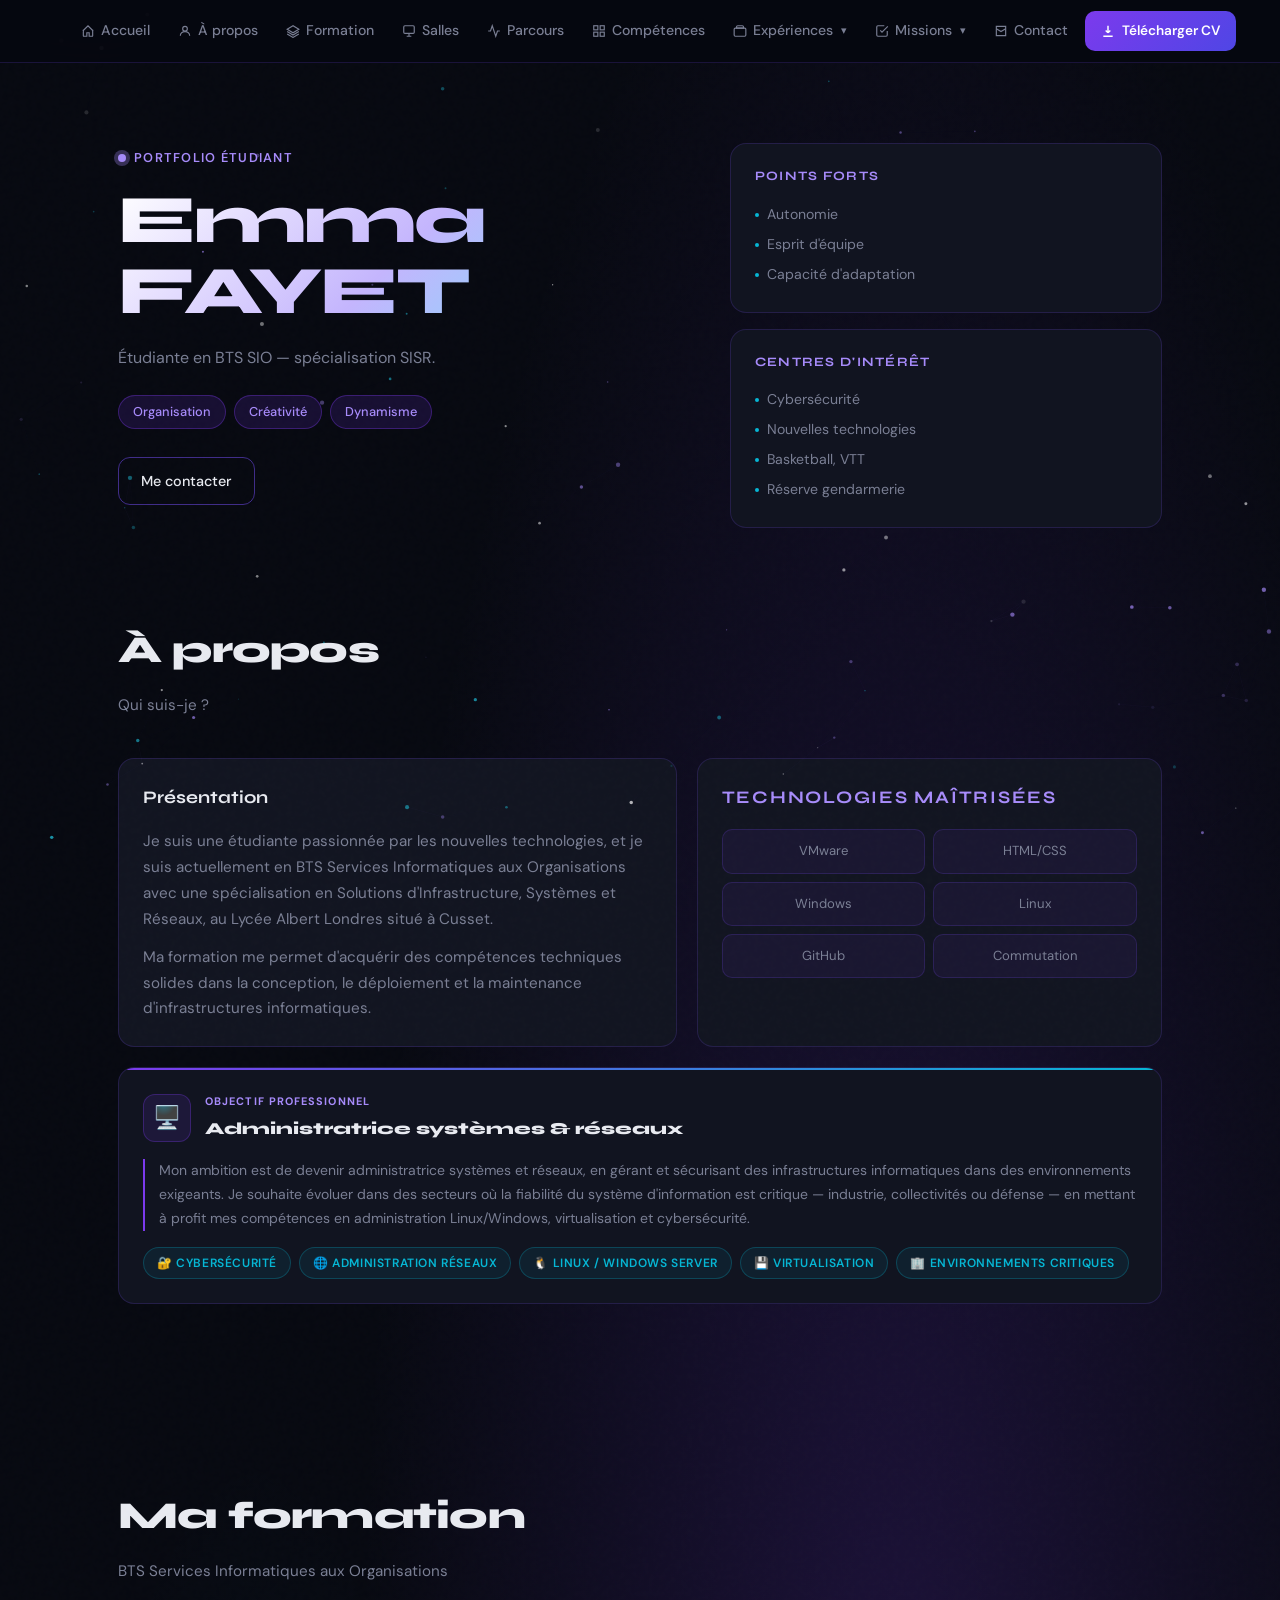
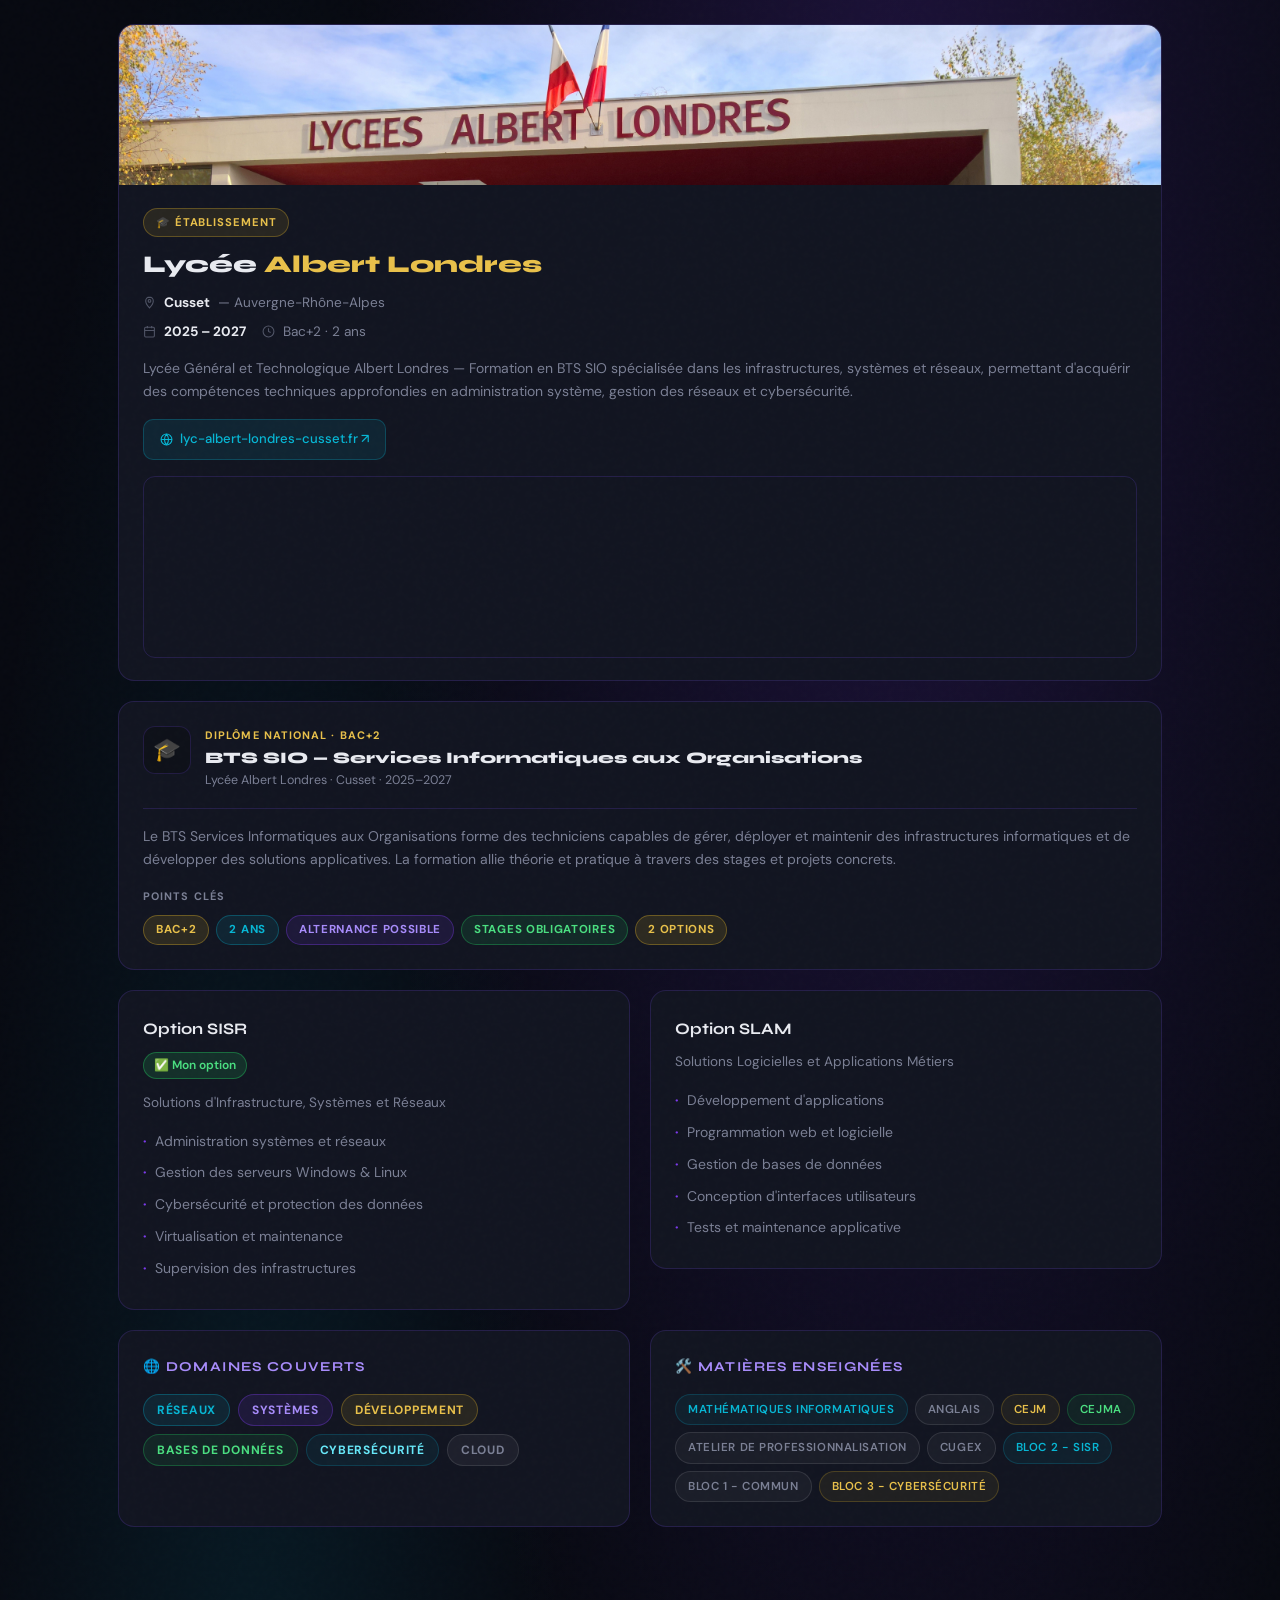
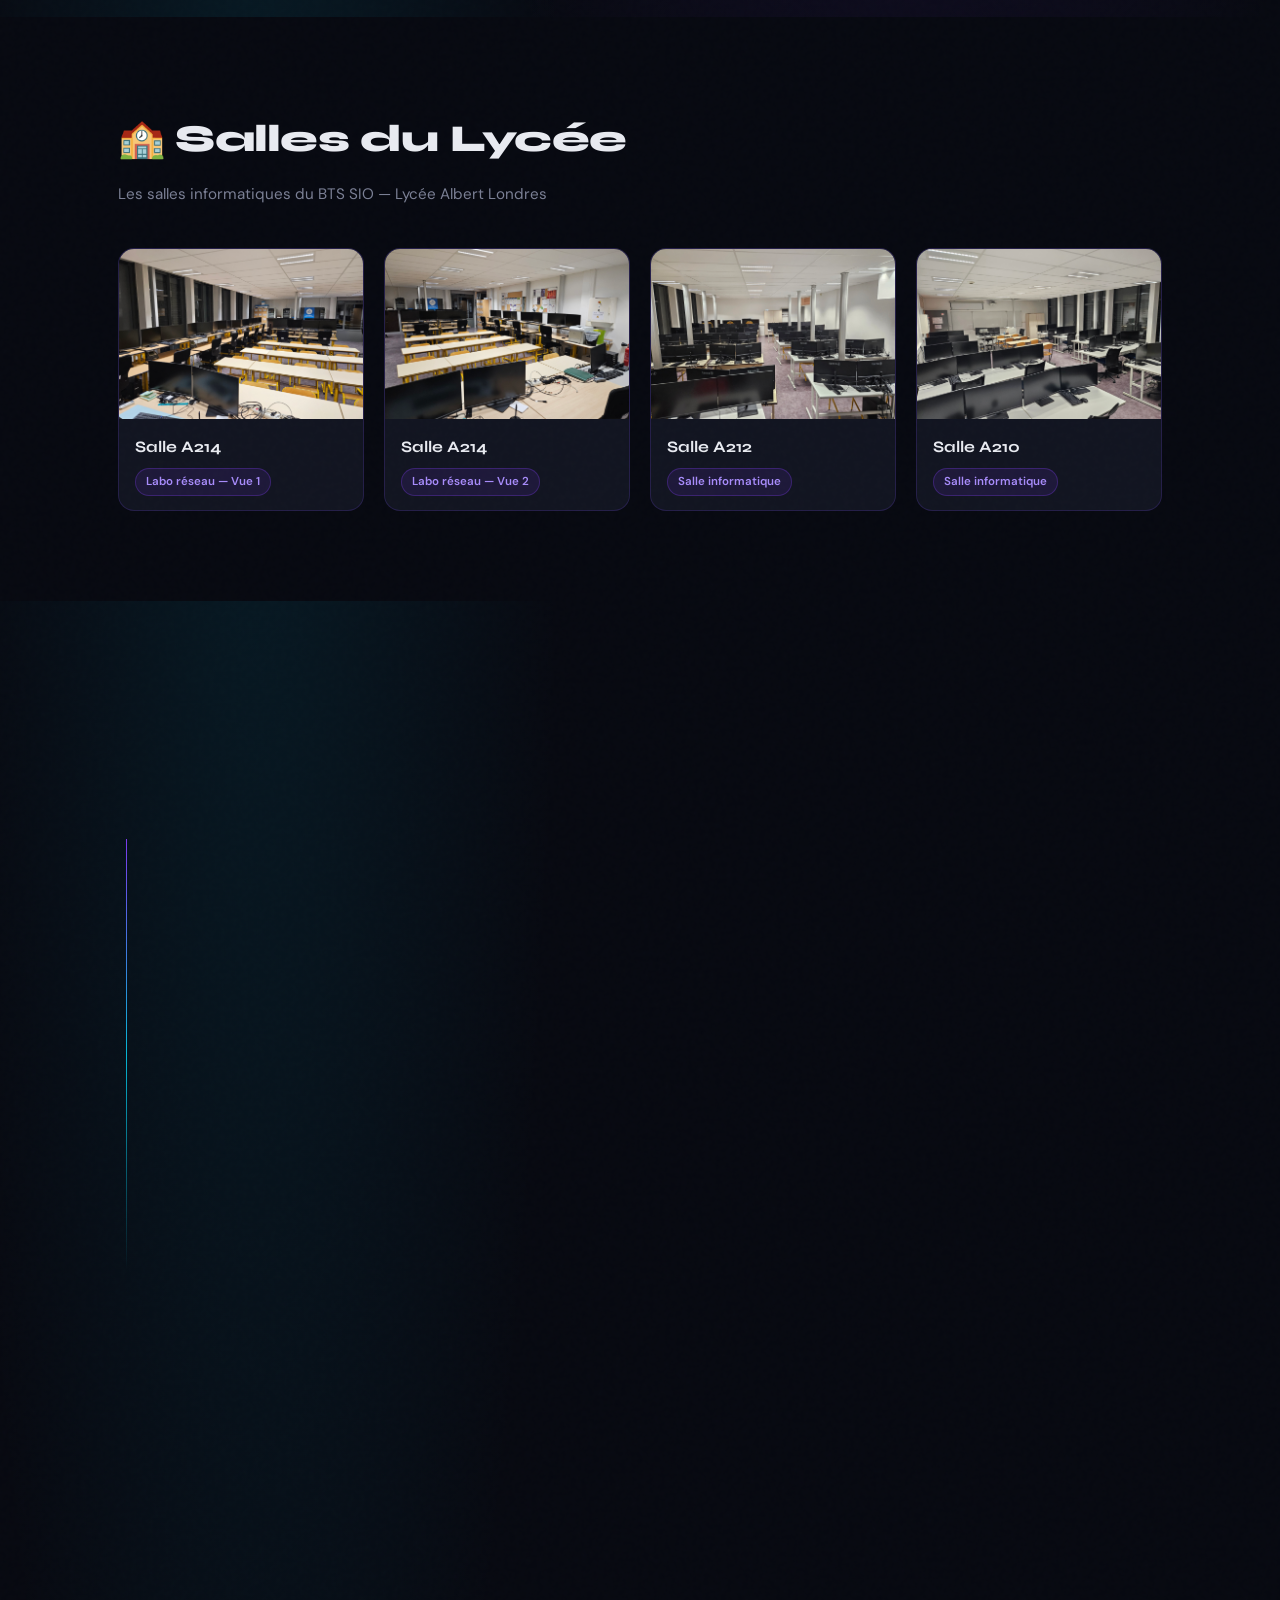
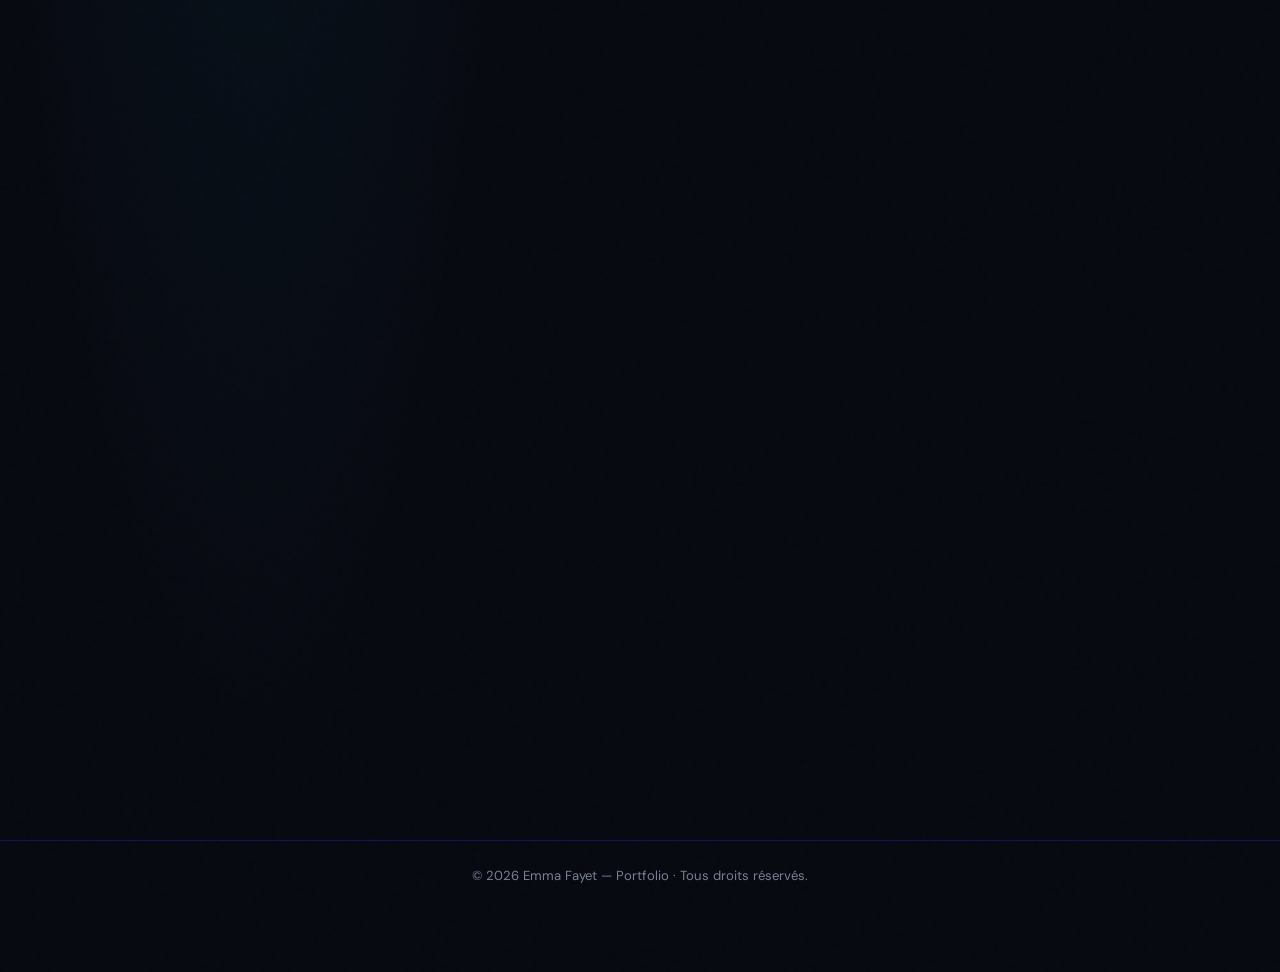
<file: index.html>
<!DOCTYPE html>
<html lang="fr">
<head>
  <meta charset="utf-8" />
  <meta name="viewport" content="width=device-width, initial-scale=1, maximum-scale=1" />
  <title>Emma Fayet — Portfolio</title>
  <meta name="description" content="Portfolio d'Emma Fayet, étudiante en BTS SIO SISR — future administratrice systèmes et réseaux. Cusset, Auvergne." />
  <meta name="google-site-verification" content="vmALh5YdaxA2ozJxRY-9XpNUzxMUA7iUpsdv0UBSHiY" />
  <link rel="preconnect" href="https://fonts.googleapis.com">
  <link rel="preconnect" href="https://fonts.gstatic.com" crossorigin>
  <link href="https://fonts.googleapis.com/css2?family=Syne:wght@400;600;700;800&family=DM+Sans:ital,wght@0,300;0,400;0,500;1,300&display=swap" rel="stylesheet">
  <style>
/* =============================================
   VARIABLES
============================================= */
:root {
  --bg: #060810;
  --panel: #0d1018;
  --surface: #111420;
  --border: rgba(120, 80, 255, 0.18);
  --border-bright: rgba(120, 80, 255, 0.5);
  --text: #e8eaf0;
  --muted: #7a7f94;
  --brand: #7c3aed;
  --brand2: #06b6d4;
  --accent: #a78bfa;
  --gold: #c9a227;
  --gold-light: #e8c04a;
  --glow: rgba(124, 58, 237, 0.3);
  --radius: 16px;
  --shadow: 0 12px 40px rgba(0,0,0,0.6);
  --font-head: 'Syne', sans-serif;
  --font-body: 'DM Sans', sans-serif;
}

/* =============================================
   RESET & BASE
============================================= */
*, *::before, *::after { box-sizing: border-box; margin: 0; padding: 0; }
html { scroll-behavior: smooth; }
body {
  font-family: var(--font-body);
  background: var(--bg);
  color: var(--text);
  line-height: 1.7;
  overflow-x: hidden;
}
a { color: inherit; text-decoration: none; }
img { max-width: 100%; display: block; }
.container { max-width: 1100px; margin: auto; padding: 0 28px; }
section { padding: 90px 0; }
.section-title {
  font-family: var(--font-head);
  font-size: clamp(26px, 4vw, 38px);
  font-weight: 800;
  margin-bottom: 10px;
  letter-spacing: -0.02em;
}
.section-sub { color: var(--muted); font-size: 0.95rem; margin-bottom: 40px; }

/* =============================================
   NAVBAR
============================================= */
.nav {
  position: sticky;
  top: 0;
  z-index: 1000;
  backdrop-filter: blur(20px);
  -webkit-backdrop-filter: blur(20px);
  background: rgba(6, 8, 16, 0.85);
  border-bottom: 1px solid var(--border);
}
.nav-inner {
  max-width: 1200px;
  margin: auto;
  padding: 0 28px;
  height: 62px;
  display: flex;
  align-items: center;
  gap: 6px;
}

/* Menu desktop : visible par défaut */
#navMenu {
  display: flex;
  align-items: center;
  gap: 2px;
  flex: 1;
}

.nav-item {
  padding: 8px 13px;
  border-radius: 10px;
  display: flex;
  align-items: center;
  gap: 6px;
  font-size: 0.88rem;
  font-weight: 500;
  color: var(--muted);
  transition: color 0.2s, background 0.2s;
  white-space: nowrap;
}
.nav-item svg { width: 14px; height: 14px; flex-shrink: 0; }
.nav-item:hover { color: var(--text); background: rgba(124, 58, 237, 0.12); }
.nav-dropdown { position: relative; }
.nav-dropdown-toggle {
  padding: 8px 13px;
  border-radius: 10px;
  display: flex;
  align-items: center;
  gap: 6px;
  font-size: 0.88rem;
  font-weight: 500;
  color: var(--muted);
  cursor: pointer;
  transition: color 0.2s, background 0.2s;
  white-space: nowrap;
  user-select: none;
}
.nav-dropdown-toggle:hover,
.nav-dropdown.active .nav-dropdown-toggle { color: var(--text); background: rgba(124, 58, 237, 0.12); }
.nav-dropdown-toggle .chevron { transition: transform 0.25s; font-size: 0.7rem; margin-left: 2px; }
.nav-dropdown.active .nav-dropdown-toggle .chevron { transform: rotate(180deg); }
.nav-dropdown-menu {
  position: absolute;
  top: calc(100% + 8px);
  left: 0;
  background: rgba(13, 16, 24, 0.98);
  backdrop-filter: blur(20px);
  border: 1px solid var(--border-bright);
  border-radius: 14px;
  min-width: 210px;
  padding: 8px;
  box-shadow: 0 20px 50px rgba(0,0,0,0.6), 0 0 0 1px rgba(124,58,237,0.1);
  opacity: 0;
  transform: translateY(8px);
  pointer-events: none;
  transition: opacity 0.2s ease, transform 0.2s ease;
  z-index: 9999;
}
.nav-dropdown.active .nav-dropdown-menu { opacity: 1; transform: translateY(0); pointer-events: auto; }
.nav-dropdown-menu a {
  display: flex;
  align-items: center;
  gap: 10px;
  padding: 10px 14px;
  border-radius: 9px;
  color: var(--muted);
  font-size: 0.875rem;
  font-weight: 500;
  transition: color 0.15s, background 0.15s;
}
.nav-dropdown-menu a:hover { color: var(--text); background: rgba(124, 58, 237, 0.15); }
.nav-dropdown-menu a .dot { width: 6px; height: 6px; border-radius: 50%; background: var(--brand); flex-shrink: 0; }
.btn-cv {
  display: inline-flex;
  align-items: center;
  gap: 7px;
  padding: 8px 16px;
  border-radius: 10px;
  background: linear-gradient(135deg, var(--brand), #4f46e5);
  color: #fff;
  font-size: 0.85rem;
  font-weight: 600;
  font-family: var(--font-body);
  transition: transform 0.2s, box-shadow 0.2s;
  white-space: nowrap;
}
.btn-cv:hover { transform: translateY(-2px); box-shadow: 0 8px 20px rgba(124, 58, 237, 0.45); }

/* Hamburger : caché sur desktop */
.nav-hamburger {
  display: none;
  flex-direction: column;
  gap: 5px;
  cursor: pointer;
  padding: 6px;
  margin-left: auto;
  background: none;
  border: none;
}
.nav-hamburger span { display: block; width: 22px; height: 2px; background: var(--text); border-radius: 2px; transition: 0.3s; }
.nav-hamburger.active span:nth-child(1) { transform: translateY(7px) rotate(45deg); }
.nav-hamburger.active span:nth-child(2) { opacity: 0; }
.nav-hamburger.active span:nth-child(3) { transform: translateY(-7px) rotate(-45deg); }

/* =============================================
   RESPONSIVE NAVBAR
============================================= */
@media (max-width: 768px) {
  .nav-hamburger { display: flex; }
  .nav-inner { height: 56px; padding: 0 18px; }

  /* Menu mobile : caché par défaut */
  #navMenu {
    display: none;
    flex-direction: column;
    align-items: stretch;
    gap: 2px;
    position: fixed;
    top: 56px;
    left: 0;
    right: 0;
    bottom: 0;
    background: rgba(6, 8, 16, 0.98);
    backdrop-filter: blur(20px);
    -webkit-backdrop-filter: blur(20px);
    border-top: 1px solid var(--border);
    padding: 16px 14px 30px;
    overflow-y: auto;
    z-index: 1005;
  }
  /* Ouvert via JS */
  #navMenu.open {
    display: flex;
  }

  .nav-item {
    padding: 13px 16px;
    font-size: 0.95rem;
    width: 100%;
    color: var(--text);
  }

  /* Spacer flex inutile en mobile */
  #navMenu > div:last-of-type {
    display: none;
  }

  .btn-cv {
    margin-top: 8px;
    padding: 13px 18px;
    font-size: 0.9rem;
    border-radius: 12px;
    justify-content: center;
  }

  /* Dropdowns en accordéon */
  .nav-dropdown { width: 100%; }
  .nav-dropdown-toggle {
    padding: 13px 16px;
    font-size: 0.95rem;
    width: 100%;
    color: var(--text);
  }
  .nav-dropdown-menu {
    position: static;
    opacity: 1;
    transform: none;
    pointer-events: auto;
    display: none;
    border: none;
    background: rgba(255,255,255,0.04);
    border-radius: 10px;
    margin: 4px 0 4px 12px;
    padding: 6px;
    box-shadow: none;
  }
  .nav-dropdown.active .nav-dropdown-menu { display: block; }

  /* Mega-dropdown : colonne unique */
  .exp-mega {
    flex-direction: column !important;
    min-width: unset !important;
    padding: 6px !important;
  }
  .exp-col-divider {
    width: 100% !important;
    height: 1px !important;
    margin: 6px 0 !important;
  }
  .nav-dropdown-menu a {
    padding: 10px 14px;
    font-size: 0.875rem;
    color: var(--muted);
  }
}

@media (max-width: 1024px) and (min-width: 769px) {
  .nav-item, .nav-dropdown-toggle { padding: 7px 9px; font-size: 0.82rem; }
  .btn-cv { padding: 7px 12px; font-size: 0.8rem; }
}

/* =============================================
   HERO
============================================= */
.hero-wrap {
  position: relative;
  overflow: visible;
  background:
    radial-gradient(ellipse 60% 50% at 70% 30%, rgba(124,58,237,0.18) 0%, transparent 70%),
    radial-gradient(ellipse 40% 60% at 20% 60%, rgba(6,182,212,0.1) 0%, transparent 60%),
    var(--bg);
  padding: 80px 0 60px;
}
.hero-wrap::before {
  content: '';
  position: absolute;
  inset: 0;
  background-image: url("data:image/svg+xml,%3Csvg viewBox='0 0 256 256' xmlns='http://www.w3.org/2000/svg'%3E%3Cfilter id='n'%3E%3CfeTurbulence type='fractalNoise' baseFrequency='0.9' numOctaves='4' stitchTiles='stitch'/%3E%3C/filter%3E%3Crect width='100%25' height='100%25' filter='url(%23n)' opacity='0.04'/%3E%3C/svg%3E");
  pointer-events: none;
  opacity: 0.4;
}
.hero-layout {
  max-width: 1100px;
  margin: auto;
  padding: 0 28px;
  display: grid;
  grid-template-columns: 1.3fr 1fr;
  gap: 50px;
  align-items: start;
  position: relative;
  z-index: 1;
}
@media (max-width: 900px) {
  .hero-wrap { padding: 50px 0 40px; }
  .hero-layout { grid-template-columns: 1fr; gap: 32px; padding: 0 20px; }
  .hero-cards { flex-direction: row !important; flex-wrap: wrap; gap: 14px; }
  .hero-spec-card { flex: 1 1 calc(50% - 7px); min-width: 140px; width: auto !important; }
}
@media (max-width: 500px) {
  .hero-cards { flex-direction: column !important; }
  .hero-spec-card { width: 100% !important; flex: unset; }
  .btn-ghost { width: 100%; justify-content: center; }
}

.kicker {
  display: inline-flex;
  align-items: center;
  gap: 8px;
  font-size: 0.8rem;
  font-weight: 600;
  letter-spacing: 0.1em;
  text-transform: uppercase;
  color: var(--accent);
  margin-bottom: 16px;
}
.pulse { width: 8px; height: 8px; border-radius: 50%; background: var(--accent); position: relative; }
.pulse::before {
  content: '';
  position: absolute;
  inset: -4px;
  border-radius: 50%;
  background: var(--accent);
  opacity: 0.3;
  animation: pulseAnim 2s ease infinite;
}
@keyframes pulseAnim {
  0%, 100% { transform: scale(1); opacity: 0.3; }
  50% { transform: scale(1.8); opacity: 0; }
}
h1 {
  font-family: var(--font-head);
  font-size: clamp(40px, 6vw, 68px);
  font-weight: 800;
  line-height: 1.05;
  letter-spacing: -0.03em;
  margin-bottom: 16px;
  background: linear-gradient(135deg, #fff 0%, #c4b5fd 50%, #67e8f9 100%);
  -webkit-background-clip: text;
  -webkit-text-fill-color: transparent;
  background-clip: text;
}
.sub { color: var(--muted); font-size: 1rem; max-width: 480px; margin-bottom: 24px; }
.hero-chips { display: flex; flex-wrap: wrap; gap: 8px; margin-bottom: 28px; }
.chip {
  padding: 5px 14px;
  border-radius: 20px;
  font-size: 0.8rem;
  font-weight: 500;
  background: rgba(124, 58, 237, 0.15);
  border: 1px solid rgba(124, 58, 237, 0.35);
  color: var(--accent);
}
.hero-actions { display: flex; gap: 12px; flex-wrap: wrap; }
.btn-primary {
  display: inline-flex;
  align-items: center;
  gap: 8px;
  padding: 11px 22px;
  border-radius: 12px;
  background: linear-gradient(135deg, var(--brand), #4f46e5);
  color: #fff;
  font-weight: 600;
  font-family: var(--font-body);
  font-size: 0.9rem;
  cursor: pointer;
  border: none;
  transition: transform 0.2s, box-shadow 0.2s;
}
.btn-primary:hover { transform: translateY(-2px); box-shadow: 0 10px 28px rgba(124, 58, 237, 0.45); }
.btn-ghost {
  display: inline-flex;
  align-items: center;
  gap: 8px;
  padding: 11px 22px;
  border-radius: 12px;
  background: transparent;
  border: 1px solid var(--border-bright);
  color: var(--text);
  font-weight: 500;
  font-family: var(--font-body);
  font-size: 0.9rem;
  transition: border-color 0.2s, background 0.2s;
}
.btn-ghost:hover { background: rgba(124, 58, 237, 0.1); border-color: rgba(124, 58, 237, 0.6); }
.dropdown-projects { position: relative; display: inline-block; }
.dropdown-projects-menu {
  position: absolute;
  top: calc(100% + 8px);
  left: 0;
  background: rgba(13,16,24,0.98);
  backdrop-filter: blur(16px);
  border: 1px solid var(--border-bright);
  border-radius: 12px;
  min-width: 190px;
  padding: 8px;
  box-shadow: var(--shadow);
  opacity: 0;
  transform: translateY(8px);
  pointer-events: none;
  transition: 0.2s ease;
  z-index: 999;
}
.dropdown-projects-menu.show { opacity: 1; transform: translateY(0); pointer-events: auto; }
.dropdown-projects-menu a {
  display: flex;
  align-items: center;
  gap: 8px;
  padding: 10px 14px;
  border-radius: 8px;
  color: var(--muted);
  font-size: 0.875rem;
  transition: 0.15s;
}
.dropdown-projects-menu a::before { content: '→'; color: var(--brand); font-size: 0.8rem; }
.dropdown-projects-menu a:hover { color: var(--text); background: rgba(124, 58, 237, 0.15); }
.hero-cards { display: flex; flex-direction: column; gap: 16px; }
.hero-spec-card {
  padding: 22px 24px;
  border-radius: var(--radius);
  background: var(--surface);
  border: 1px solid var(--border);
  position: relative;
  overflow: hidden;
  transition: border-color 0.3s, transform 0.3s;
}
.hero-spec-card::before {
  content: '';
  position: absolute;
  top: 0; left: 0; right: 0;
  height: 2px;
  background: linear-gradient(90deg, var(--brand), var(--brand2));
  opacity: 0;
  transition: opacity 0.3s;
}
.hero-spec-card:hover { border-color: var(--border-bright); transform: translateX(4px); }
.hero-spec-card:hover::before { opacity: 1; }
.hero-spec-card h3 {
  font-family: var(--font-head);
  font-size: 0.8rem;
  font-weight: 700;
  text-transform: uppercase;
  letter-spacing: 0.1em;
  color: var(--accent);
  margin-bottom: 12px;
}
.hero-spec-card ul { list-style: none; }
.hero-spec-card li { font-size: 0.88rem; color: var(--muted); padding: 3px 0; display: flex; align-items: center; gap: 8px; }
.hero-spec-card li::before { content: ''; width: 4px; height: 4px; border-radius: 50%; background: var(--brand2); flex-shrink: 0; }

/* =============================================
   CARDS COMMUNES
============================================= */
.card {
  background: var(--surface);
  border: 1px solid var(--border);
  border-radius: var(--radius);
  padding: 24px;
  transition: border-color 0.3s, transform 0.3s, box-shadow 0.3s;
}
.card:hover { border-color: var(--border-bright); transform: translateY(-4px); box-shadow: 0 20px 40px rgba(0,0,0,0.4), 0 0 30px rgba(124,58,237,0.1); }
.card p { color: var(--muted); margin-bottom: 12px; font-size: 0.95rem; }
.card p:last-child { margin-bottom: 0; }
.grid { display: grid; gap: 20px; }

/* =============================================
   ABOUT
============================================= */
#about .about-grid { display: grid; grid-template-columns: 1.2fr 1fr; gap: 20px; }
#about .card h3 { font-family: var(--font-head); font-size: 1.1rem; font-weight: 700; margin-bottom: 16px; }
.infos-rapides h3 {
  font-family: var(--font-head);
  font-size: 0.78rem;
  font-weight: 700;
  text-transform: uppercase;
  letter-spacing: 0.1em;
  color: var(--accent);
  margin-bottom: 16px;
}
.mini-cards { display: grid; grid-template-columns: 1fr 1fr; gap: 8px; }
.mini-card {
  display: block;
  padding: 10px 14px;
  border-radius: 10px;
  background: rgba(124,58,237,0.08);
  border: 1px solid var(--border);
  font-size: 0.82rem;
  color: var(--muted);
  transition: 0.2s;
  text-align: center;
}
.mini-card:hover { border-color: rgba(6,182,212,0.5); color: var(--brand2); background: rgba(6,182,212,0.07); }
@media (max-width: 768px) {
  #about .about-grid { grid-template-columns: 1fr; }
}

/* =============================================
   FORMATION
============================================= */
#formation .formation-grid {
  display: grid;
  grid-template-columns: 1fr 1fr;
  gap: 20px;
  margin-top: 10px;
}
#formation .intro-card { grid-column: 1 / -1; }
#formation .card h3 { font-family: var(--font-head); font-size: 1rem; font-weight: 700; margin-bottom: 8px; }
#formation .card .tag-active {
  display: inline-block;
  padding: 2px 10px;
  border-radius: 20px;
  font-size: 0.75rem;
  font-weight: 600;
  background: rgba(34,197,94,0.15);
  border: 1px solid rgba(34,197,94,0.4);
  color: #4ade80;
  margin-bottom: 12px;
}
#formation .card ul { list-style: none; margin-top: 8px; }
#formation .card li { font-size: 0.875rem; color: var(--muted); padding: 4px 0; display: flex; gap: 8px; align-items: baseline; }
#formation .card li::before { content: '·'; color: var(--brand); font-weight: 700; flex-shrink: 0; }
@media (max-width: 900px) {
  #formation .formation-grid { grid-template-columns: 1fr; }
  .formation-row { grid-template-columns: 1fr !important; }
}

.etab-card {
  background: var(--surface);
  border: 1px solid var(--border);
  border-radius: var(--radius);
  overflow: hidden;
  transition: border-color 0.3s, transform 0.3s, box-shadow 0.3s;
}
.etab-card:hover { border-color: var(--border-bright); transform: translateY(-4px); box-shadow: 0 20px 40px rgba(0,0,0,0.4), 0 0 30px rgba(124,58,237,0.1); }
.etab-photo { width: 100%; height: 160px; object-fit: cover; display: block; }
.etab-photo-placeholder {
  width: 100%; height: 160px;
  background: linear-gradient(135deg, rgba(124,58,237,0.15) 0%, rgba(6,182,212,0.1) 100%);
  display: flex; align-items: center; justify-content: center; font-size: 2.5rem;
}
.etab-body { padding: 22px 24px; }
.etab-badge {
  display: inline-flex; align-items: center; gap: 6px;
  padding: 4px 12px; border-radius: 20px;
  background: rgba(201,162,39,0.12); border: 1px solid rgba(201,162,39,0.35);
  color: var(--gold-light); font-size: 0.7rem; font-weight: 700;
  letter-spacing: 0.08em; text-transform: uppercase; margin-bottom: 14px;
}
.etab-name { font-family: var(--font-head); font-size: 1.5rem; font-weight: 800; line-height: 1.15; margin-bottom: 12px; }
.etab-name span { color: var(--gold-light); }
.etab-meta { display: flex; flex-direction: column; gap: 6px; margin-bottom: 14px; }
.etab-meta-row { display: flex; align-items: center; gap: 8px; font-size: 0.85rem; color: var(--muted); }
.etab-meta-row strong { color: var(--text); }
.etab-meta-row svg { width: 13px; height: 13px; opacity: 0.6; flex-shrink: 0; }
.etab-desc { font-size: 0.875rem; color: var(--muted); line-height: 1.65; margin-bottom: 16px; }
.etab-link {
  display: inline-flex; align-items: center; gap: 7px;
  padding: 8px 16px; border-radius: 10px;
  background: rgba(6,182,212,0.1); border: 1px solid rgba(6,182,212,0.25);
  color: var(--brand2); font-size: 0.82rem; font-weight: 500; transition: 0.2s;
}
.etab-link:hover { background: rgba(6,182,212,0.18); border-color: rgba(6,182,212,0.5); transform: translateX(3px); }

.bts-card {
  background: var(--surface); border: 1px solid var(--border);
  border-radius: var(--radius); padding: 24px;
  transition: border-color 0.3s, transform 0.3s, box-shadow 0.3s;
}
.bts-card:hover { border-color: var(--border-bright); transform: translateY(-4px); box-shadow: 0 20px 40px rgba(0,0,0,0.4), 0 0 30px rgba(124,58,237,0.1); }
.bts-header { display: flex; align-items: flex-start; gap: 14px; margin-bottom: 16px; }
.bts-icon {
  width: 48px; height: 48px; border-radius: 12px;
  background: var(--panel); border: 1px solid var(--border);
  display: flex; align-items: center; justify-content: center;
  font-size: 1.4rem; flex-shrink: 0;
}
.bts-kicker { font-size: 0.68rem; font-weight: 700; letter-spacing: 0.1em; text-transform: uppercase; color: var(--gold-light); margin-bottom: 4px; }
.bts-name { font-family: var(--font-head); font-size: 1rem; font-weight: 800; line-height: 1.2; }
.bts-school { font-size: 0.78rem; color: var(--muted); margin-top: 3px; }
.bts-divider { height: 1px; background: var(--border); margin: 16px 0; }
.bts-desc { font-size: 0.875rem; color: var(--muted); line-height: 1.65; margin-bottom: 16px; }
.bts-key-label { font-size: 0.68rem; font-weight: 700; letter-spacing: 0.1em; text-transform: uppercase; color: var(--muted); margin-bottom: 10px; }
.bts-chips { display: flex; flex-wrap: wrap; gap: 7px; }
.bts-chip { padding: 4px 12px; border-radius: 20px; font-size: 0.72rem; font-weight: 700; letter-spacing: 0.06em; text-transform: uppercase; }
.bts-chip.gold   { background: rgba(201,162,39,0.15);  border: 1px solid rgba(201,162,39,0.4);  color: var(--gold-light); }
.bts-chip.blue   { background: rgba(6,182,212,0.1);    border: 1px solid rgba(6,182,212,0.3);   color: var(--brand2); }
.bts-chip.purple { background: rgba(124,58,237,0.12);  border: 1px solid rgba(124,58,237,0.35); color: var(--accent); }
.bts-chip.green  { background: rgba(34,197,94,0.12);   border: 1px solid rgba(34,197,94,0.35);  color: #4ade80; }

.formation-row { display: grid; grid-template-columns: 1fr 1fr; gap: 20px; margin-top: 20px; }
.domaines-card, .matieres-card {
  background: var(--surface); border: 1px solid var(--border);
  border-radius: var(--radius); padding: 24px;
  transition: border-color 0.3s, transform 0.3s, box-shadow 0.3s;
}
.domaines-card:hover, .matieres-card:hover { border-color: var(--border-bright); transform: translateY(-4px); box-shadow: 0 20px 40px rgba(0,0,0,0.4), 0 0 30px rgba(124,58,237,0.1); }
.domaines-card h3, .matieres-card h3 { font-family: var(--font-head); font-size: 0.85rem; font-weight: 700; text-transform: uppercase; letter-spacing: 0.1em; color: var(--accent); margin-bottom: 16px; }
.domaine-tags { display: flex; flex-wrap: wrap; gap: 8px; }
.domaine-tag { padding: 5px 13px; border-radius: 20px; font-size: 0.75rem; font-weight: 700; letter-spacing: 0.06em; text-transform: uppercase; }
.dt-blue   { background: rgba(6,182,212,0.1);   border: 1px solid rgba(6,182,212,0.3);   color: var(--brand2); }
.dt-purple { background: rgba(124,58,237,0.12); border: 1px solid rgba(124,58,237,0.35); color: var(--accent); }
.dt-gold   { background: rgba(201,162,39,0.12); border: 1px solid rgba(201,162,39,0.35); color: var(--gold-light); }
.dt-green  { background: rgba(34,197,94,0.1);   border: 1px solid rgba(34,197,94,0.3);   color: #4ade80; }
.dt-cyan   { background: rgba(6,182,212,0.07);  border: 1px solid rgba(6,182,212,0.2);   color: #67e8f9; }
.dt-gray   { background: rgba(255,255,255,0.05); border: 1px solid rgba(255,255,255,0.1); color: var(--muted); }
.matiere-tags { display: flex; flex-wrap: wrap; gap: 7px; }
.matiere-tag { padding: 5px 12px; border-radius: 20px; font-size: 0.72rem; font-weight: 600; letter-spacing: 0.05em; text-transform: uppercase; background: rgba(255,255,255,0.04); border: 1px solid rgba(255,255,255,0.1); color: var(--muted); transition: 0.2s; }
.matiere-tag:hover { border-color: rgba(124,58,237,0.4); color: var(--accent); background: rgba(124,58,237,0.08); }
.matiere-tag.mt-blue   { background: rgba(6,182,212,0.07);  border-color: rgba(6,182,212,0.2);   color: var(--brand2); }
.matiere-tag.mt-gold   { background: rgba(201,162,39,0.08); border-color: rgba(201,162,39,0.25); color: var(--gold-light); }
.matiere-tag.mt-green  { background: rgba(34,197,94,0.08);  border-color: rgba(34,197,94,0.25);  color: #4ade80; }

/* =============================================
   PARCOURS (Timeline)
============================================= */
.timeline { position: relative; padding-left: 32px; }
.timeline::before {
  content: ''; position: absolute; left: 8px; top: 8px; bottom: 8px;
  width: 1px; background: linear-gradient(to bottom, var(--brand), var(--brand2), transparent);
}
.timeline-item { position: relative; margin-bottom: 28px; }
.timeline-item::before {
  content: ''; position: absolute; left: -28px; top: 20px;
  width: 10px; height: 10px; border-radius: 50%;
  background: var(--brand); border: 2px solid var(--bg);
  box-shadow: 0 0 0 3px rgba(124,58,237,0.3);
}
.timeline-item .card { padding: 20px 24px; }
.timeline-item .card h3 { font-family: var(--font-head); font-size: 1rem; font-weight: 700; margin-bottom: 4px; }
.meta { font-size: 0.78rem; color: var(--brand2); font-weight: 600; letter-spacing: 0.05em; display: block; margin-bottom: 10px; }
.school-link { color: var(--brand2); text-decoration: none; transition: all 0.2s ease; }
.school-link:hover { color: var(--brand); text-decoration: underline; }

/* =============================================
   SKILLS
============================================= */
.skills-grid { display: grid; grid-template-columns: repeat(auto-fit, minmax(200px, 1fr)); gap: 16px; }
.skill-card { background: var(--surface); border: 1px solid var(--border); border-radius: var(--radius); padding: 20px; transition: 0.3s; position: relative; overflow: hidden; }
.skill-card::before { content: ''; position: absolute; bottom: 0; left: 0; right: 0; height: 2px; transition: opacity 0.3s; opacity: 0; }
.skill-card.red::before   { background: linear-gradient(90deg, #ef4444, #f97316); }
.skill-card.blue::before  { background: linear-gradient(90deg, #3b82f6, #06b6d4); }
.skill-card.green::before { background: linear-gradient(90deg, #22c55e, #10b981); }
.skill-card.purple::before{ background: linear-gradient(90deg, #a855f7, #7c3aed); }
.skill-card.cyan::before  { background: linear-gradient(90deg, #06b6d4, #67e8f9); }
.skill-card:hover { border-color: var(--border-bright); transform: translateY(-4px); }
.skill-card:hover::before { opacity: 1; }
.skill-card .icon { font-size: 1.6rem; margin-bottom: 12px; }
.skill-card h4 { font-family: var(--font-head); font-size: 0.85rem; font-weight: 700; text-transform: uppercase; letter-spacing: 0.08em; margin-bottom: 12px; }
.skill-card.red h4    { color: #f87171; }
.skill-card.blue h4   { color: #60a5fa; }
.skill-card.green h4  { color: #4ade80; }
.skill-card.purple h4 { color: var(--accent); }
.skill-card.cyan h4   { color: var(--brand2); }
.skill-card ul { list-style: none; }
.skill-card li { font-size: 0.82rem; color: var(--muted); padding: 3px 0; }
@media (max-width: 600px) {
  .skills-grid { grid-template-columns: 1fr 1fr; gap: 12px; }
}
@media (max-width: 360px) {
  .skills-grid { grid-template-columns: 1fr; }
}

/* =============================================
   CONTACT
============================================= */
#contact .contact-card { max-width: 560px; margin: 0 auto; text-align: center; padding: 40px; }
#contact .contact-card h3 { font-family: var(--font-head); font-size: 1.4rem; font-weight: 700; margin-bottom: 10px; }
#contact .contact-card p { color: var(--muted); margin-bottom: 24px; }
#contact .contact-card a.email { color: var(--accent); font-weight: 500; }
#contact .contact-card a.email:hover { text-decoration: underline; }
.badge { display: inline-flex; align-items: center; gap: 8px; padding: 10px 22px; border-radius: 10px; background: linear-gradient(135deg, #0077b5, #005e8f); color: #fff; font-size: 0.875rem; font-weight: 600; transition: 0.2s; }
.badge:hover { transform: translateY(-2px); box-shadow: 0 8px 20px rgba(0,119,181,0.4); }

/* =============================================
   SALLES DU LYCÉE
============================================= */
#salles { background: var(--bg); }
.salles-grid { display: grid; grid-template-columns: repeat(auto-fill, minmax(240px, 1fr)); gap: 20px; }
.salle-card { border-radius: var(--radius); overflow: hidden; background: var(--surface); border: 1px solid var(--border); transition: border-color 0.3s, transform 0.3s, box-shadow 0.3s; cursor: default; }
.salle-card:hover { border-color: var(--border-bright); transform: translateY(-4px); box-shadow: 0 20px 40px rgba(0,0,0,0.4), 0 0 30px rgba(124,58,237,0.1); }
.salle-img-wrap { width: 100%; height: 170px; overflow: hidden; }
.salle-img-wrap img { width: 100%; height: 100%; object-fit: cover; transition: transform 0.4s ease; display: block; }
.salle-card:hover .salle-img-wrap img { transform: scale(1.05); }
.salle-info { padding: 14px 16px; }
.salle-info h3 { font-family: var(--font-head); font-size: 1rem; font-weight: 700; color: var(--text); margin-bottom: 6px; }
.salle-tag { display: inline-block; font-size: 0.72rem; font-weight: 600; color: var(--accent); background: rgba(124,58,237,0.12); border: 1px solid rgba(124,58,237,0.3); padding: 3px 10px; border-radius: 20px; }
@media (max-width: 500px) {
  .salles-grid { grid-template-columns: 1fr; }
}

/* =============================================
   MEGA-DROPDOWN EXPÉRIENCES
============================================= */
.exp-mega {
  display: none;
  flex-direction: row;
  gap: 0;
  min-width: 400px;
  padding: 14px 8px;
}
.nav-dropdown.active .exp-mega { display: flex; }
.exp-col { flex: 1; display: flex; flex-direction: column; padding: 0 8px; }
.exp-col-title { font-size: 0.68rem; font-weight: 700; letter-spacing: 0.09em; text-transform: uppercase; color: var(--accent); padding: 4px 14px 10px; border-bottom: 1px solid rgba(167, 139, 250, 0.25); margin-bottom: 4px; }
.exp-col-divider { width: 1px; background: rgba(120, 80, 255, 0.2); margin: 4px 0; flex-shrink: 0; }

/* =============================================
   OBJECTIF PROFESSIONNEL
============================================= */
.objectif-card { margin-top: 20px; background: var(--surface); border: 1px solid var(--border); border-radius: var(--radius); padding: 24px; position: relative; overflow: hidden; transition: border-color 0.3s, transform 0.3s, box-shadow 0.3s; }
.objectif-card::before { content: ''; position: absolute; top: 0; left: 0; right: 0; height: 2px; background: linear-gradient(90deg, var(--brand), var(--brand2)); }
.objectif-card:hover { border-color: var(--border-bright); transform: translateY(-4px); box-shadow: 0 20px 40px rgba(0,0,0,0.4), 0 0 30px rgba(124,58,237,0.1); }
.objectif-header { display: flex; align-items: center; gap: 14px; margin-bottom: 16px; }
.objectif-icon { width: 48px; height: 48px; border-radius: 12px; background: rgba(124,58,237,0.12); border: 1px solid rgba(124,58,237,0.3); display: flex; align-items: center; justify-content: center; font-size: 1.4rem; flex-shrink: 0; }
.objectif-kicker { font-size: 0.68rem; font-weight: 700; letter-spacing: 0.1em; text-transform: uppercase; color: var(--accent); margin-bottom: 4px; }
.objectif-title { font-family: var(--font-head); font-size: 1.05rem; font-weight: 800; color: var(--text); }
.objectif-desc { font-size: 0.875rem; color: var(--muted); line-height: 1.7; border-left: 2px solid var(--brand); padding-left: 14px; margin-bottom: 16px; }
.objectif-tags { display: flex; flex-wrap: wrap; gap: 8px; }
.objectif-tag { display: inline-flex; align-items: center; gap: 6px; padding: 5px 13px; border-radius: 20px; font-size: 0.75rem; font-weight: 600; letter-spacing: 0.05em; text-transform: uppercase; background: rgba(6,182,212,0.08); border: 1px solid rgba(6,182,212,0.25); color: var(--brand2); transition: 0.2s; }
.objectif-tag:hover { background: rgba(6,182,212,0.15); border-color: rgba(6,182,212,0.5); }

/* =============================================
   FOOTER
============================================= */
footer { border-top: 1px solid var(--border); padding: 24px 0; text-align: center; font-size: 0.82rem; color: var(--muted); }

/* =============================================
   REVEAL ANIMATIONS
============================================= */
.reveal { opacity: 0; transform: translateY(24px); transition: opacity 0.6s ease, transform 0.6s ease; }
.reveal.visible { opacity: 1; transform: none; }

/* =============================================
   SECTIONS PADDING MOBILE
============================================= */
@media (max-width: 768px) {
  section { padding: 60px 0; }
  .container { padding: 0 18px; }
}
@media (max-width: 400px) {
  section { padding: 48px 0; }
}
  </style>
</head>
<body>

<!-- NAVBAR -->
<nav class="nav">
  <div class="nav-inner">
    <!-- Menu (pas de style inline ici !) -->
    <div id="navMenu">
      <a class="nav-item" href="#home">
        <svg viewBox="0 0 24 24" fill="none" stroke="currentColor" stroke-width="2"><path d="M3 12L12 3l9 9M4 10v10a1 1 0 001 1h5v-6h4v6h5a1 1 0 001-1V10"/></svg>
        Accueil
      </a>
      <a class="nav-item" href="#about">
        <svg viewBox="0 0 24 24" fill="none" stroke="currentColor" stroke-width="2"><circle cx="12" cy="8" r="4"/><path d="M4 20c0-4 3.6-7 8-7s8 3 8 7"/></svg>
        À propos
      </a>
      <a class="nav-item" href="#formation">
        <svg viewBox="0 0 24 24" fill="none" stroke="currentColor" stroke-width="2"><path d="M12 3L2 9l10 6 10-6-10-6zM2 17l10 6 10-6M2 13l10 6 10-6"/></svg>
        Formation
      </a>
      <a class="nav-item" href="#salles">
        <svg viewBox="0 0 24 24" fill="none" stroke="currentColor" stroke-width="2"><rect x="3" y="3" width="18" height="13" rx="2"/><path d="M8 21h8M12 17v4"/></svg>
        Salles
      </a>
      <a class="nav-item" href="#mon-parcours">
        <svg viewBox="0 0 24 24" fill="none" stroke="currentColor" stroke-width="2"><polyline points="22 12 18 12 15 21 9 3 6 12 2 12"/></svg>
        Parcours
      </a>
      <a class="nav-item" href="#skills">
        <svg viewBox="0 0 24 24" fill="none" stroke="currentColor" stroke-width="2"><rect x="3" y="3" width="7" height="7"/><rect x="14" y="3" width="7" height="7"/><rect x="3" y="14" width="7" height="7"/><rect x="14" y="14" width="7" height="7"/></svg>
        Compétences
      </a>

      <!-- Dropdown Expériences -->
      <div class="nav-dropdown" id="expDropdown">
        <div class="nav-dropdown-toggle" id="expToggle">
          <svg width="14" height="14" viewBox="0 0 24 24" fill="none" stroke="currentColor" stroke-width="2"><rect x="2" y="7" width="20" height="14" rx="2"/><path d="M16 3H8a2 2 0 00-2 2v2h12V5a2 2 0 00-2-2z"/></svg>
          Expériences
          <span class="chevron">▾</span>
        </div>
        <div class="nav-dropdown-menu exp-mega" id="expMenu">
          <div class="exp-col">
            <span class="exp-col-title">BAC PRO SN</span>
            <a href="michelin.html"><span class="dot"></span>Michelin</a>
            <a href="Eobs_tech.html"><span class="dot"></span>e-Obs Technologies</a>
            <a href="fablab.html"><span class="dot"></span>Fablab</a>
            <a href="doxallia.html"><span class="dot"></span>Doxallia</a>
            <a href="speed_info.html"><span class="dot"></span>Speed Informatique</a>
          </div>
          <div class="exp-col-divider"></div>
          <div class="exp-col">
            <span class="exp-col-title">BTS SIO SISR</span>
            <a href="stage-michelin-bts.html"><span class="dot"></span>Michelin</a>
          </div>
        </div>
      </div>

      <!-- Dropdown Missions -->
      <div class="nav-dropdown" id="missionsDropdown">
        <div class="nav-dropdown-toggle" id="missionsToggle">
          <svg width="14" height="14" viewBox="0 0 24 24" fill="none" stroke="currentColor" stroke-width="2"><path d="M9 11l3 3L22 4"/><path d="M21 12v7a2 2 0 01-2 2H5a2 2 0 01-2-2V5a2 2 0 012-2h11"/></svg>
          Missions
          <span class="chevron">▾</span>
        </div>
        <div class="nav-dropdown-menu" id="missionsMenu">
          <a href="semestre1.html">Semestre 1</a>
          <a href="semestre2.html">Semestre 2</a>
          <a href="semestre3.html">Semestre 3</a>
        </div>
      </div>

      <a class="nav-item" href="#contact">
        <svg viewBox="0 0 24 24" fill="none" stroke="currentColor" stroke-width="2"><path d="M4 4h16v16H4V4z"/><path d="M4 8l8 5 8-5"/></svg>
        Contact
      </a>
      <div style="flex:1"></div>
      <a href="CV_Emma_2026.pdf" class="btn-cv" target="_blank" download>
        <svg width="14" height="14" viewBox="0 0 24 24" fill="none" stroke="currentColor" stroke-width="2.5"><path d="M12 3v12m0 0l4-4m-4 4l-4-4M4 21h16"/></svg>
        Télécharger CV
      </a>
    </div>
    <!-- Hamburger -->
    <button class="nav-hamburger" id="hamburger" aria-label="Menu">
      <span></span><span></span><span></span>
    </button>
  </div>
</nav>

<!-- HERO -->
<div id="home" class="hero-wrap">
<div class="hero-layout">
  <div>
    <div class="kicker"><span class="pulse"></span> Portfolio étudiant</div>
    <h1>Emma FAYET</h1>
    <p class="sub">Étudiante en BTS SIO — spécialisation SISR.</p>
    <div class="hero-chips">
      <span class="chip">Organisation</span>
      <span class="chip">Créativité</span>
      <span class="chip">Dynamisme</span>
    </div>
    <div style="display:flex;gap:12px;flex-wrap:wrap;">
      <a class="btn-ghost" href="#contact">Me contacter</a>
    </div>
  </div>

  <div class="hero-cards" style="align-self:start;">
    <div class="hero-spec-card">
      <h3>Points forts</h3>
      <ul>
        <li>Autonomie</li>
        <li>Esprit d'équipe</li>
        <li>Capacité d'adaptation</li>
      </ul>
    </div>
    <div class="hero-spec-card">
      <h3>Centres d'intérêt</h3>
      <ul>
        <li>Cybersécurité</li>
        <li>Nouvelles technologies</li>
        <li>Basketball, VTT</li>
        <li>Réserve gendarmerie</li>
      </ul>
    </div>
  </div>
</div>

<!-- ABOUT -->
<section id="about">
  <div class="container">
    <h2 class="section-title reveal">À propos</h2>
    <p class="section-sub reveal">Qui suis-je ?</p>
    <div class="about-grid reveal">
      <div class="card">
        <h3>Présentation</h3>
        <p>Je suis une étudiante passionnée par les nouvelles technologies, et je suis actuellement en BTS Services Informatiques aux Organisations avec une spécialisation en Solutions d'Infrastructure, Systèmes et Réseaux, au Lycée Albert Londres situé à Cusset.</p>
        <p>Ma formation me permet d'acquérir des compétences techniques solides dans la conception, le déploiement et la maintenance d'infrastructures informatiques.</p>
      </div>
      <div class="card infos-rapides">
        <h3>Technologies maîtrisées</h3>
        <div class="mini-cards">
          <span class="mini-card">VMware</span>
          <span class="mini-card">HTML/CSS</span>
          <span class="mini-card">Windows</span>
          <span class="mini-card">Linux</span>
          <span class="mini-card">GitHub</span>
          <span class="mini-card">Commutation</span>
        </div>
      </div>
    </div>
    <div class="objectif-card reveal">
      <div class="objectif-header">
        <div class="objectif-icon">🖥️</div>
        <div>
          <div class="objectif-kicker">Objectif professionnel</div>
          <div class="objectif-title">Administratrice systèmes &amp; réseaux</div>
        </div>
      </div>
      <p class="objectif-desc">
        Mon ambition est de devenir administratrice systèmes et réseaux, en gérant et sécurisant des infrastructures informatiques dans des environnements exigeants. Je souhaite évoluer dans des secteurs où la fiabilité du système d'information est critique — industrie, collectivités ou défense — en mettant à profit mes compétences en administration Linux/Windows, virtualisation et cybersécurité.
      </p>
      <div class="objectif-tags">
        <span class="objectif-tag">🔐 Cybersécurité</span>
        <span class="objectif-tag">🌐 Administration réseaux</span>
        <span class="objectif-tag">🐧 Linux / Windows Server</span>
        <span class="objectif-tag">💾 Virtualisation</span>
        <span class="objectif-tag">🏢 Environnements critiques</span>
      </div>
    </div>
  </div>
</section>

<!-- FORMATION -->
<section id="formation">
  <div class="container">
    <h2 class="section-title reveal">Ma formation</h2>
    <p class="section-sub reveal">BTS Services Informatiques aux Organisations</p>
    <div style="margin-bottom: 20px;">
      <div class="etab-card reveal">
        <img class="etab-photo" src="Entrée_principale_photo2.jpg" alt="Lycée Albert Londres - Cusset" />
        <div class="etab-body">
          <div class="etab-badge">🎓 Établissement</div>
          <div class="etab-name">Lycée <span>Albert Londres</span></div>
          <div class="etab-meta">
            <div class="etab-meta-row">
              <svg viewBox="0 0 24 24" fill="none" stroke="currentColor" stroke-width="2"><path d="M12 2C8.13 2 5 5.13 5 9c0 5.25 7 13 7 13s7-7.75 7-13c0-3.87-3.13-7-7-7z"/><circle cx="12" cy="9" r="2.5"/></svg>
              <strong>Cusset</strong> — Auvergne-Rhône-Alpes
            </div>
            <div class="etab-meta-row">
              <svg viewBox="0 0 24 24" fill="none" stroke="currentColor" stroke-width="2"><rect x="3" y="4" width="18" height="18" rx="2"/><path d="M16 2v4M8 2v4M3 10h18"/></svg>
              <strong>2025 – 2027</strong>
              <svg viewBox="0 0 24 24" fill="none" stroke="currentColor" stroke-width="2" style="margin-left:8px"><circle cx="12" cy="12" r="10"/><path d="M12 6v6l4 2"/></svg>
              Bac+2 · 2 ans
            </div>
          </div>
          <p class="etab-desc">Lycée Général et Technologique Albert Londres — Formation en BTS SIO spécialisée dans les infrastructures, systèmes et réseaux, permettant d'acquérir des compétences techniques approfondies en administration système, gestion des réseaux et cybersécurité.</p>
          <a href="https://albert-londres-cusset.ent.auvergnerhonealpes.fr/" target="_blank" rel="noopener noreferrer" class="etab-link">
            <svg width="13" height="13" viewBox="0 0 24 24" fill="none" stroke="currentColor" stroke-width="2"><circle cx="12" cy="12" r="10"/><path d="M2 12h20M12 2a15.3 15.3 0 010 20M12 2a15.3 15.3 0 000 20"/></svg>
            lyc-albert-londres-cusset.fr ↗
          </a>
          <div style="margin-top: 16px; border-radius: 12px; overflow: hidden; border: 1px solid rgba(120, 80, 255, 0.18);">
            <iframe src="https://www.google.com/maps/embed?pb=!1m18!1m12!1m3!1d2765.0796940115943!2d3.43712347526089!3d46.12924238882249!2m3!1f0!2f0!3f0!3m2!1i1024!2i768!4f13.1!3m3!1m2!1s0x47f6cce2f711b747%3A0x6734d71eceb5b08d!2sLyc%C3%A9e%20g%C3%A9n%C3%A9ral%20et%20technologique%20Albert%20Londres!5e0!3m2!1sfr!2sfr!4v1776875467604!5m2!1sfr!2sfr" width="100%" height="180" style="border:0; display:block;" allowfullscreen="" loading="lazy" referrerpolicy="no-referrer-when-downgrade"></iframe>
          </div>
        </div>
      </div>

      <div class="bts-card reveal" style="margin-top:20px;">
        <div class="bts-header">
          <div class="bts-icon">🎓</div>
          <div class="bts-title-block">
            <div class="bts-kicker">Diplôme National · BAC+2</div>
            <div class="bts-name">BTS SIO — Services Informatiques aux Organisations</div>
            <div class="bts-school">Lycée Albert Londres · Cusset · 2025–2027</div>
          </div>
        </div>
        <div class="bts-divider"></div>
        <p class="bts-desc">Le BTS Services Informatiques aux Organisations forme des techniciens capables de gérer, déployer et maintenir des infrastructures informatiques et de développer des solutions applicatives. La formation allie théorie et pratique à travers des stages et projets concrets.</p>
        <div class="bts-key-label">Points clés</div>
        <div class="bts-chips">
          <span class="bts-chip gold">BAC+2</span>
          <span class="bts-chip blue">2 ANS</span>
          <span class="bts-chip purple">Alternance possible</span>
          <span class="bts-chip green">Stages obligatoires</span>
          <span class="bts-chip gold">2 Options</span>
        </div>
      </div>
    </div>

    <div class="formation-grid" style="margin-top:20px; align-items:start;">
      <div class="card reveal" style="height:fit-content;">
        <h3>Option SISR</h3>
        <span class="tag-active">✅ Mon option</span>
        <p style="color:var(--muted);font-size:0.85rem;">Solutions d'Infrastructure, Systèmes et Réseaux</p>
        <ul>
          <li>Administration systèmes et réseaux</li>
          <li>Gestion des serveurs Windows &amp; Linux</li>
          <li>Cybersécurité et protection des données</li>
          <li>Virtualisation et maintenance</li>
          <li>Supervision des infrastructures</li>
        </ul>
      </div>
      <div class="card reveal" style="height:fit-content;">
        <h3>Option SLAM</h3>
        <p style="color:var(--muted);font-size:0.85rem;">Solutions Logicielles et Applications Métiers</p>
        <ul>
          <li>Développement d'applications</li>
          <li>Programmation web et logicielle</li>
          <li>Gestion de bases de données</li>
          <li>Conception d'interfaces utilisateurs</li>
          <li>Tests et maintenance applicative</li>
        </ul>
      </div>
    </div>

    <div class="formation-row">
      <div class="domaines-card reveal">
        <h3>🌐 Domaines couverts</h3>
        <div class="domaine-tags">
          <span class="domaine-tag dt-blue">Réseaux</span>
          <span class="domaine-tag dt-purple">Systèmes</span>
          <span class="domaine-tag dt-gold">Développement</span>
          <span class="domaine-tag dt-green">Bases de données</span>
          <span class="domaine-tag dt-cyan">Cybersécurité</span>
          <span class="domaine-tag dt-gray">Cloud</span>
        </div>
      </div>
      <div class="matieres-card reveal">
        <h3>🛠️ Matières enseignées</h3>
        <div class="matiere-tags">
          <span class="matiere-tag mt-blue">Mathématiques informatiques</span>
          <span class="matiere-tag">Anglais</span>
          <span class="matiere-tag mt-gold">CEJM</span>
          <span class="matiere-tag mt-green">CEJMA</span>
          <span class="matiere-tag">Atelier de professionnalisation</span>
          <span class="matiere-tag">CUGEX</span>
          <span class="matiere-tag mt-blue">Bloc 2 - SISR</span>
          <span class="matiere-tag">Bloc 1 - Commun</span>
          <span class="matiere-tag mt-gold">Bloc 3 - Cybersécurité</span>
        </div>
      </div>
    </div>
  </div>
</section>

<!-- SALLES DU LYCÉE -->
<section id="salles">
  <div class="container">
    <h2 class="section-title reveal">🏫 Salles du Lycée</h2>
    <p class="section-sub reveal">Les salles informatiques du BTS SIO — Lycée Albert Londres</p>
    <div class="salles-grid">
      <div class="salle-card reveal">
        <div class="salle-img-wrap"><img src="A214_1.jpg" alt="Salle A214 — Labo réseau vue 1" loading="lazy"></div>
        <div class="salle-info"><h3>Salle A214</h3><span class="salle-tag">Labo réseau — Vue 1</span></div>
      </div>
      <div class="salle-card reveal">
        <div class="salle-img-wrap"><img src="A214_2.jpg" alt="Salle A214 — Labo réseau vue 2" loading="lazy"></div>
        <div class="salle-info"><h3>Salle A214</h3><span class="salle-tag">Labo réseau — Vue 2</span></div>
      </div>
      <div class="salle-card reveal">
        <div class="salle-img-wrap"><img src="A212_4.jpg" alt="Salle A212 — Salle informatique" loading="lazy"></div>
        <div class="salle-info"><h3>Salle A212</h3><span class="salle-tag">Salle informatique</span></div>
      </div>
      <div class="salle-card reveal">
        <div class="salle-img-wrap"><img src="A210_2.jpg" alt="Salle A210 — Salle informatique" loading="lazy"></div>
        <div class="salle-info"><h3>Salle A210</h3><span class="salle-tag">Salle informatique</span></div>
      </div>
    </div>
  </div>
</section>

<!-- PARCOURS -->
<section id="mon-parcours">
  <div class="container">
    <h2 class="section-title reveal">Mon parcours</h2>
    <p class="section-sub reveal">Chronologie de ma formation</p>
    <div class="timeline">
      <div class="timeline-item reveal">
        <div class="card">
          <h3>BTS SIO — option SISR</h3>
          <span class="meta">En cours • 2025 – 2027 · <a href="https://albert-londres-cusset.ent.auvergnerhonealpes.fr/" target="_blank" rel="noopener noreferrer" class="school-link">Lycée Albert Londres – Cusset (03)</a></span>
          <p>Le BTS SIO option SISR forme à l'administration des réseaux, des systèmes et à la cybersécurité.</p>
        </div>
      </div>
      <div class="timeline-item reveal">
        <div class="card">
          <h3>Baccalauréat Professionnel Systèmes Numériques — RISC</h3>
          <span class="meta">2022 – 2025 · Roanne (42) · Mention Bien</span>
          <p>C'est grâce à ce Bac Pro que j'ai découvert ma passion pour le réseau, la cybersécurité et les machines.</p>
        </div>
      </div>
      <div class="timeline-item reveal">
        <div class="card">
          <h3>Brevet des collèges</h3>
          <span class="meta">2021 – 2022 · Riorges (42) · Mention Bien</span>
          <p>J'ai pu effectuer un mini-stage à la Cité scolaire Carnot, ce qui m'a orientée vers la filière informatique.</p>
        </div>
      </div>
    </div>
  </div>
</section>

<!-- SKILLS -->
<section id="skills">
  <div class="container">
    <h2 class="section-title reveal">Compétences</h2>
    <p class="section-sub reveal">Mes domaines de maîtrise</p>
    <div class="skills-grid">
      <div class="skill-card red reveal"><div class="icon">🔏</div><h4>Cybersécurité</h4><ul><li>Sécurité réseau</li><li>Bonnes pratiques</li><li>Pare-feu</li><li>Vulnérabilités</li></ul></div>
      <div class="skill-card blue reveal"><div class="icon">⚡</div><h4>Réseaux</h4><ul><li>TCP/IP, DNS, DHCP</li><li>HTTP/HTTPS, FTP, SMTP</li><li>Routeurs, switchs, firewalls</li><li>LAN, WAN, VPN</li></ul></div>
      <div class="skill-card green reveal"><div class="icon">💻</div><h4>Systèmes</h4><ul><li>Windows Server, Linux</li><li>Gestion utilisateurs</li><li>Maintenance serveurs</li></ul></div>
      <div class="skill-card purple reveal"><div class="icon">🛠️</div><h4>Outils</h4><ul><li>Wireshark</li><li>VMware</li><li>Git / VS Code</li></ul></div>
    </div>
  </div>
</section>

<!-- CONTACT -->
<section id="contact">
  <div class="container">
    <h2 class="section-title reveal" style="text-align:center">Contact</h2>
    <div class="card contact-card reveal">
      <h3>Travaillons ensemble</h3>
      <p>Cusset, France · <a class="email" href="mailto:emmafayet42@gmail.com">emmafayet42@gmail.com</a></p>
      <a class="badge" href="https://www.linkedin.com/in/emma-fayet-1b126b306/" target="_blank" rel="noopener noreferrer">
        <svg width="16" height="16" viewBox="0 0 24 24" fill="currentColor"><path d="M16 8a6 6 0 016 6v7h-4v-7a2 2 0 00-2-2 2 2 0 00-2 2v7h-4v-7a6 6 0 016-6zM2 9h4v12H2z"/><circle cx="4" cy="4" r="2"/></svg>
        LinkedIn
      </a>
    </div>
  </div>
</section>

<!-- FOOTER -->
<footer>
  <div class="container">© <span id="year"></span> Emma Fayet — Portfolio · Tous droits réservés.</div>
</footer>

<script>
document.addEventListener('DOMContentLoaded', () => {
  document.getElementById('year').textContent = new Date().getFullYear();

  // Dropdowns nav
  document.querySelectorAll('.nav-dropdown').forEach(dropdown => {
    const toggle = dropdown.querySelector('.nav-dropdown-toggle');
    toggle.addEventListener('click', (e) => {
      e.stopPropagation();
      document.querySelectorAll('.nav-dropdown').forEach(d => { if (d !== dropdown) d.classList.remove('active'); });
      dropdown.classList.toggle('active');
    });
    dropdown.querySelectorAll('.nav-dropdown-menu a').forEach(link => {
      link.addEventListener('click', () => dropdown.classList.remove('active'));
    });
  });
  document.addEventListener('click', (e) => {
    document.querySelectorAll('.nav-dropdown').forEach(d => { if (!d.contains(e.target)) d.classList.remove('active'); });
  });

  // Hamburger
  const hamburger = document.getElementById('hamburger');
  const navMenu = document.getElementById('navMenu');
  hamburger.addEventListener('click', (e) => {
    e.stopPropagation();
    hamburger.classList.toggle('active');
    navMenu.classList.toggle('open');
  });
  navMenu.querySelectorAll('a.nav-item').forEach(link => {
    link.addEventListener('click', () => {
      hamburger.classList.remove('active');
      navMenu.classList.remove('open');
    });
  });
  document.addEventListener('click', (e) => {
    if (!navMenu.contains(e.target) && !hamburger.contains(e.target)) {
      hamburger.classList.remove('active');
      navMenu.classList.remove('open');
    }
  });

  // Reveal
  const io = new IntersectionObserver((entries) => {
    entries.forEach(e => { if (e.isIntersecting) { e.target.classList.add('visible'); io.unobserve(e.target); } });
  }, { threshold: 0.1 });
  document.querySelectorAll('.reveal').forEach((el, i) => { el.style.transitionDelay = `${i * 40}ms`; io.observe(el); });
});
</script>

<canvas id="bg-particles" style="position:fixed;inset:0;pointer-events:none;z-index:0;"></canvas>
<script>
(function(){
  const canvas = document.getElementById('bg-particles');
  const ctx = canvas.getContext('2d');
  let W, H, particles = [];
  const COUNT = 90;
  const COLORS = ['rgba(167,139,250,','rgba(34,211,238,','rgba(255,255,255,'];
  function rand(a,b){return Math.random()*(b-a)+a;}
  function resize(){W=canvas.width=window.innerWidth;H=canvas.height=window.innerHeight;}
  function create(){return{x:rand(0,W),y:rand(0,H),r:rand(0.6,2.2),vx:rand(-0.18,0.18),vy:rand(-0.18,0.18),alpha:rand(0.15,0.7),dalpha:rand(0.003,0.008)*(Math.random()<0.5?1:-1),color:COLORS[Math.floor(Math.random()*COLORS.length)]};}
  function connections(){for(let i=0;i<particles.length;i++){for(let j=i+1;j<particles.length;j++){const dx=particles[i].x-particles[j].x,dy=particles[i].y-particles[j].y,d=Math.sqrt(dx*dx+dy*dy);if(d<90){ctx.beginPath();ctx.strokeStyle=`rgba(167,139,250,${(1-d/90)*0.08})`;ctx.lineWidth=0.5;ctx.moveTo(particles[i].x,particles[i].y);ctx.lineTo(particles[j].x,particles[j].y);ctx.stroke();}}}}
  function loop(){ctx.clearRect(0,0,W,H);connections();for(const p of particles){p.x+=p.vx;p.y+=p.vy;p.alpha+=p.dalpha;if(p.alpha>0.7||p.alpha<0.1)p.dalpha*=-1;if(p.x<-5)p.x=W+5;if(p.x>W+5)p.x=-5;if(p.y<-5)p.y=H+5;if(p.y>H+5)p.y=-5;ctx.beginPath();ctx.arc(p.x,p.y,p.r,0,Math.PI*2);ctx.fillStyle=p.color+p.alpha+')';ctx.fill();}requestAnimationFrame(loop);}
  resize();particles=Array.from({length:COUNT},create);loop();
  window.addEventListener('resize',resize);
})();
</script>
</body>
</html>
</file>
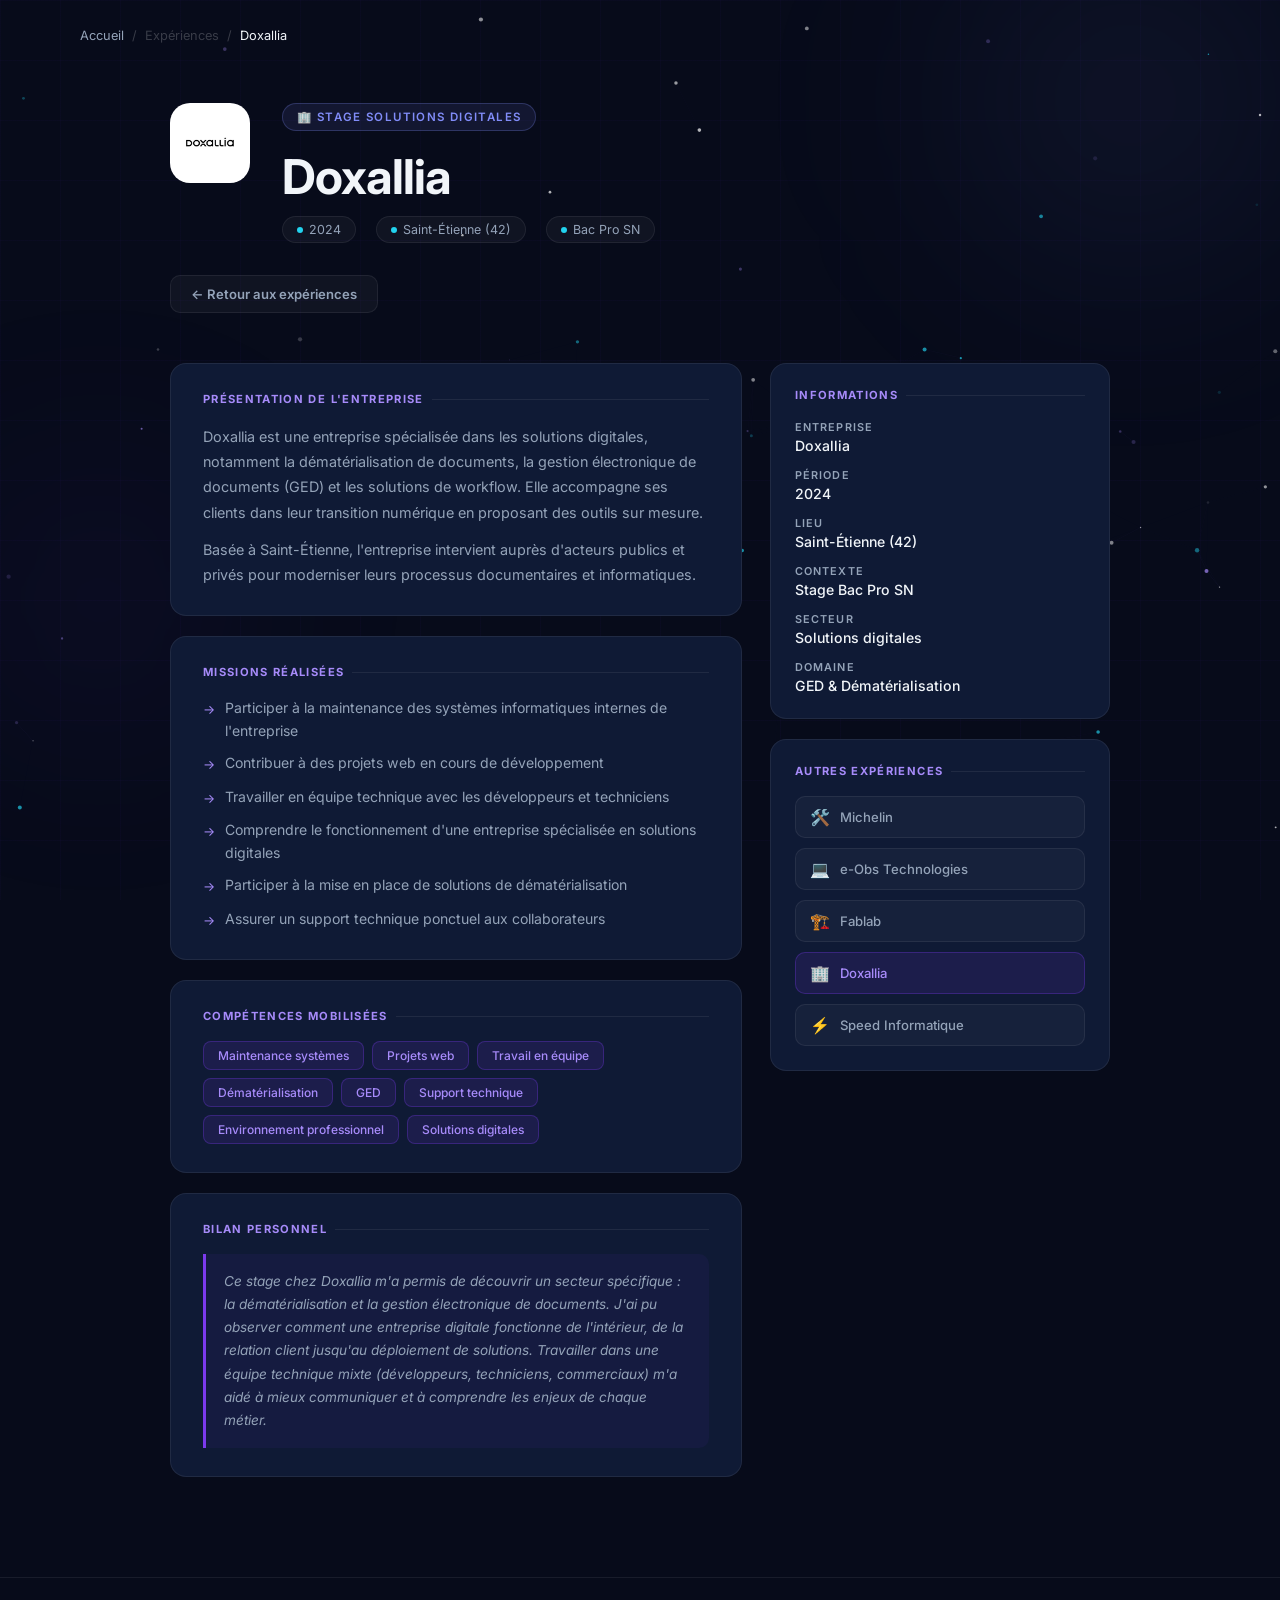
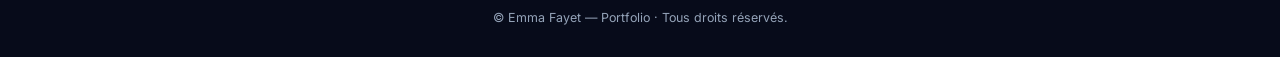
<file: doxallia.html>
<!DOCTYPE html>
<html lang="fr">
<head>
  <meta charset="UTF-8">
  <meta name="viewport" content="width=device-width, initial-scale=1.0">
  <title>Stage Doxallia — Emma Fayet</title>
  <link rel="preconnect" href="https://fonts.googleapis.com">
  <link rel="preconnect" href="https://fonts.gstatic.com" crossorigin>
  <link href="https://fonts.googleapis.com/css2?family=Inter:wght@300;400;500;600;700&display=swap" rel="stylesheet">
  <style>
    *,*::before,*::after{box-sizing:border-box;margin:0;padding:0;}
    :root{--bg:#070b1a;--card:#0f1a35;--border:rgba(255,255,255,0.07);--border-accent:rgba(124,58,237,0.3);--purple:#7c3aed;--purple-light:#a78bfa;--cyan:#22d3ee;--text:#f1f5f9;--muted:#94a3b8;--tag-bg:rgba(124,58,237,0.12);--accent:#818cf8;}
    html{scroll-behavior:smooth;}
    body{background:var(--bg);color:var(--text);font-family:'Inter',sans-serif;min-height:100vh;overflow-x:hidden;}
    body::before{content:'';position:fixed;inset:0;background-image:linear-gradient(rgba(124,58,237,0.03) 1px,transparent 1px),linear-gradient(90deg,rgba(124,58,237,0.03) 1px,transparent 1px);background-size:60px 60px;pointer-events:none;z-index:0;}
    .blob{position:fixed;border-radius:50%;filter:blur(100px);pointer-events:none;z-index:0;}
    .blob-1{width:500px;height:500px;background:radial-gradient(circle,rgba(129,140,248,0.1) 0%,transparent 70%);top:-150px;right:-100px;}
    .blob-2{width:400px;height:400px;background:radial-gradient(circle,rgba(124,58,237,0.08) 0%,transparent 70%);bottom:100px;left:-100px;}
    nav.breadcrumb{position:relative;z-index:10;padding:28px 80px 0;display:flex;align-items:center;gap:8px;font-size:0.8rem;color:var(--muted);}
    nav.breadcrumb a{color:var(--muted);text-decoration:none;transition:color 0.2s;}
    nav.breadcrumb a:hover{color:var(--purple-light);}
    nav.breadcrumb span{color:rgba(255,255,255,0.2);}
    nav.breadcrumb .current{color:var(--text);}
    .hero{position:relative;z-index:10;padding:60px 80px 50px;max-width:1100px;margin:0 auto;}
    .hero-top{display:flex;align-items:flex-start;gap:32px;margin-bottom:32px;flex-wrap:wrap;}
    .company-logo{width:80px;height:80px;border-radius:20px;background:white;display:flex;align-items:center;justify-content:center;border:1px solid var(--border);overflow:hidden;flex-shrink:0;}
    .company-logo img{width:60px;height:60px;object-fit:contain;}
    .company-logo .logo-text{font-size:0.9rem;font-weight:800;color:#818cf8;}
    .hero-info{flex:1;}
    .hero-label{display:inline-flex;align-items:center;gap:8px;font-size:0.72rem;font-weight:600;letter-spacing:0.12em;text-transform:uppercase;color:var(--accent);background:rgba(129,140,248,0.1);border:1px solid rgba(129,140,248,0.25);padding:6px 14px;border-radius:100px;margin-bottom:16px;}
    .hero h1{font-size:clamp(2rem,5vw,3rem);font-weight:700;letter-spacing:-0.02em;margin-bottom:10px;}
    .hero-meta{display:flex;gap:20px;flex-wrap:wrap;}
    .meta-pill{display:flex;align-items:center;gap:6px;font-size:0.78rem;color:var(--muted);background:rgba(255,255,255,0.04);border:1px solid var(--border);padding:5px 14px;border-radius:100px;}
    .meta-pill .dot{width:6px;height:6px;border-radius:50%;background:var(--cyan);}
    .nav-btns{display:flex;gap:12px;flex-wrap:wrap;margin:32px 0 0;}
    .btn{display:inline-flex;align-items:center;gap:7px;padding:10px 20px;border-radius:10px;font-size:0.82rem;font-weight:600;text-decoration:none;transition:all 0.2s ease;border:1px solid transparent;}
    .btn-ghost{background:rgba(255,255,255,0.04);color:var(--muted);border-color:var(--border);}
    .btn-ghost:hover{background:rgba(255,255,255,0.08);color:var(--text);transform:translateY(-2px);}
    .main{position:relative;z-index:10;max-width:1100px;margin:0 auto;padding:0 80px 80px;display:grid;grid-template-columns:1fr 340px;gap:28px;}
    .section{background:var(--card);border:1px solid var(--border);border-radius:16px;padding:28px 32px;margin-bottom:20px;animation:fadeUp 0.5s ease both;}
    .section:nth-child(1){animation-delay:0.05s}.section:nth-child(2){animation-delay:0.1s}.section:nth-child(3){animation-delay:0.15s}.section:nth-child(4){animation-delay:0.2s}
    .section-title{font-size:0.7rem;font-weight:700;letter-spacing:0.12em;text-transform:uppercase;color:var(--purple-light);margin-bottom:18px;display:flex;align-items:center;gap:8px;}
    .section-title::after{content:'';flex:1;height:1px;background:var(--border);}
    .section p{font-size:0.9rem;color:var(--muted);line-height:1.75;margin-bottom:12px;}
    .section p:last-child{margin-bottom:0;}
    .task-list{list-style:none;display:flex;flex-direction:column;gap:10px;}
    .task-list li{display:flex;align-items:flex-start;gap:10px;font-size:0.88rem;color:var(--muted);line-height:1.6;}
    .task-list li .arrow{color:var(--purple-light);font-size:0.8rem;margin-top:3px;flex-shrink:0;}
    .skills-grid{display:flex;flex-wrap:wrap;gap:8px;}
    .skill-tag{font-size:0.75rem;font-weight:500;padding:6px 14px;border-radius:8px;background:var(--tag-bg);border:1px solid var(--border-accent);color:var(--purple-light);}
    .personal-note{padding:16px 18px;background:rgba(124,58,237,0.06);border-left:3px solid var(--purple);border-radius:0 10px 10px 0;font-size:0.85rem;color:var(--muted);line-height:1.7;font-style:italic;}
    .sidebar{display:flex;flex-direction:column;gap:20px;}
    .sidebar-card{background:var(--card);border:1px solid var(--border);border-radius:16px;padding:24px;animation:fadeUp 0.5s ease both;}
    .sidebar-card:nth-child(1){animation-delay:0.08s}.sidebar-card:nth-child(2){animation-delay:0.14s}
    .info-row{display:flex;flex-direction:column;gap:14px;}
    .info-item{display:flex;flex-direction:column;gap:3px;}
    .info-label{font-size:0.68rem;color:var(--muted);text-transform:uppercase;letter-spacing:0.1em;font-weight:600;}
    .info-value{font-size:0.88rem;color:var(--text);font-weight:500;}
    .other-stages{display:flex;flex-direction:column;gap:10px;}
    .stage-link{display:flex;align-items:center;gap:10px;padding:10px 14px;border-radius:10px;background:rgba(255,255,255,0.03);border:1px solid var(--border);text-decoration:none;color:var(--muted);font-size:0.82rem;font-weight:500;transition:all 0.2s;}
    .stage-link:hover{background:rgba(124,58,237,0.08);border-color:var(--border-accent);color:var(--text);}
    .stage-link .stage-emoji{font-size:1rem;}
    .stage-link.active{background:var(--tag-bg);border-color:var(--border-accent);color:var(--purple-light);}
    footer{position:relative;z-index:10;text-align:center;padding:32px 80px;border-top:1px solid var(--border);color:var(--muted);font-size:0.78rem;}
    @keyframes fadeUp{from{opacity:0;transform:translateY(20px);}to{opacity:1;transform:translateY(0);}}
    @media(max-width:900px){.main{grid-template-columns:1fr;padding:0 24px 60px;}nav.breadcrumb,.hero{padding-left:24px;padding-right:24px;}.hero{padding-top:36px;}}
  </style>
</head>
<body>
  <div class="blob blob-1"></div>
  <div class="blob blob-2"></div>
  <nav class="breadcrumb">
    <a href="index.html">Accueil</a><span>/</span><span>Expériences</span><span>/</span><span class="current">Doxallia</span>
  </nav>
  <header class="hero">
    <div class="hero-top">
      <div class="company-logo">
        <img src="doxallia_2025.png" alt="Doxallia" onerror="this.style.display='none';this.parentNode.innerHTML='<span class=\'logo-text\'>DOX</span>'">
      </div>
      <div class="hero-info">
        <div class="hero-label">🏢 Stage solutions digitales</div>
        <h1>Doxallia</h1>
        <div class="hero-meta">
          <div class="meta-pill"><span class="dot"></span>2024</div>
          <div class="meta-pill"><span class="dot"></span>Saint-Étienne (42)</div>
          <div class="meta-pill"><span class="dot"></span>Bac Pro SN</div>
        </div>
      </div>
    </div>
    <div class="nav-btns">
      <a href="index.html#doxallia" class="btn btn-ghost">← Retour aux expériences</a>
    </div>
  </header>
  <div class="main">
    <div class="left-col">
      <div class="section">
        <div class="section-title">Présentation de l'entreprise</div>
        <p>Doxallia est une entreprise spécialisée dans les solutions digitales, notamment la dématérialisation de documents, la gestion électronique de documents (GED) et les solutions de workflow. Elle accompagne ses clients dans leur transition numérique en proposant des outils sur mesure.</p>
        <p>Basée à Saint-Étienne, l'entreprise intervient auprès d'acteurs publics et privés pour moderniser leurs processus documentaires et informatiques.</p>
      </div>
      <div class="section">
        <div class="section-title">Missions réalisées</div>
        <ul class="task-list">
          <li><span class="arrow">→</span> Participer à la maintenance des systèmes informatiques internes de l'entreprise</li>
          <li><span class="arrow">→</span> Contribuer à des projets web en cours de développement</li>
          <li><span class="arrow">→</span> Travailler en équipe technique avec les développeurs et techniciens</li>
          <li><span class="arrow">→</span> Comprendre le fonctionnement d'une entreprise spécialisée en solutions digitales</li>
          <li><span class="arrow">→</span> Participer à la mise en place de solutions de dématérialisation</li>
          <li><span class="arrow">→</span> Assurer un support technique ponctuel aux collaborateurs</li>
        </ul>
      </div>
      <div class="section">
        <div class="section-title">Compétences mobilisées</div>
        <div class="skills-grid">
          <span class="skill-tag">Maintenance systèmes</span>
          <span class="skill-tag">Projets web</span>
          <span class="skill-tag">Travail en équipe</span>
          <span class="skill-tag">Dématérialisation</span>
          <span class="skill-tag">GED</span>
          <span class="skill-tag">Support technique</span>
          <span class="skill-tag">Environnement professionnel</span>
          <span class="skill-tag">Solutions digitales</span>
        </div>
      </div>
      <div class="section">
        <div class="section-title">Bilan personnel</div>
        <div class="personal-note">
          Ce stage chez Doxallia m'a permis de découvrir un secteur spécifique : la dématérialisation et la gestion électronique de documents. J'ai pu observer comment une entreprise digitale fonctionne de l'intérieur, de la relation client jusqu'au déploiement de solutions. Travailler dans une équipe technique mixte (développeurs, techniciens, commerciaux) m'a aidé à mieux communiquer et à comprendre les enjeux de chaque métier.
        </div>
      </div>
    </div>
    <aside class="sidebar">
      <div class="sidebar-card">
        <div class="section-title">Informations</div>
        <div class="info-row">
          <div class="info-item"><span class="info-label">Entreprise</span><span class="info-value">Doxallia</span></div>
          <div class="info-item"><span class="info-label">Période</span><span class="info-value">2024</span></div>
          <div class="info-item"><span class="info-label">Lieu</span><span class="info-value">Saint-Étienne (42)</span></div>
          <div class="info-item"><span class="info-label">Contexte</span><span class="info-value">Stage Bac Pro SN</span></div>
          <div class="info-item"><span class="info-label">Secteur</span><span class="info-value">Solutions digitales</span></div>
          <div class="info-item"><span class="info-label">Domaine</span><span class="info-value">GED & Dématérialisation</span></div>
        </div>
      </div>
      <div class="sidebar-card">
        <div class="section-title">Autres expériences</div>
        <div class="other-stages">
         <a href="michelin.html" class="stage-link"><span class="stage-emoji">🛠️</span> Michelin</a>
<a href="Eobs_tech.html" class="stage-link"><span class="stage-emoji">💻</span> e-Obs Technologies</a>
<a href="fablab.html" class="stage-link"><span class="stage-emoji">🏗️</span> Fablab</a>
<a href="doxallia.html" class="stage-link active"><span class="stage-emoji">🏢</span> Doxallia</a>
<a href="speed_info.html" class="stage-link"><span class="stage-emoji">⚡</span> Speed Informatique</a>
        </div>
      </div>
    </aside>
  </div>
  <footer>© Emma Fayet — Portfolio · Tous droits réservés.</footer>
  <canvas id="bg-particles" style="position:fixed;inset:0;pointer-events:none;z-index:0;"></canvas>

<script>
(function(){
  const canvas = document.getElementById('bg-particles');
  const ctx = canvas.getContext('2d');
  let W, H, particles = [];
  const COUNT = 90;
  const COLORS = ['rgba(167,139,250,','rgba(34,211,238,','rgba(255,255,255,'];
  function rand(a,b){return Math.random()*(b-a)+a;}
  function resize(){W=canvas.width=window.innerWidth;H=canvas.height=window.innerHeight;}
  function create(){return{x:rand(0,W),y:rand(0,H),r:rand(0.6,2.2),vx:rand(-0.18,0.18),vy:rand(-0.18,0.18),alpha:rand(0.15,0.7),dalpha:rand(0.003,0.008)*(Math.random()<0.5?1:-1),color:COLORS[Math.floor(Math.random()*COLORS.length)]};}
  function connections(){for(let i=0;i<particles.length;i++){for(let j=i+1;j<particles.length;j++){const dx=particles[i].x-particles[j].x,dy=particles[i].y-particles[j].y,d=Math.sqrt(dx*dx+dy*dy);if(d<90){ctx.beginPath();ctx.strokeStyle=`rgba(167,139,250,${(1-d/90)*0.08})`;ctx.lineWidth=0.5;ctx.moveTo(particles[i].x,particles[i].y);ctx.lineTo(particles[j].x,particles[j].y);ctx.stroke();}}}}
  function loop(){ctx.clearRect(0,0,W,H);connections();for(const p of particles){p.x+=p.vx;p.y+=p.vy;p.alpha+=p.dalpha;if(p.alpha>0.7||p.alpha<0.1)p.dalpha*=-1;if(p.x<-5)p.x=W+5;if(p.x>W+5)p.x=-5;if(p.y<-5)p.y=H+5;if(p.y>H+5)p.y=-5;ctx.beginPath();ctx.arc(p.x,p.y,p.r,0,Math.PI*2);ctx.fillStyle=p.color+p.alpha+')';ctx.fill();}requestAnimationFrame(loop);}
  resize();particles=Array.from({length:COUNT},create);loop();
  window.addEventListener('resize',resize);
})();
</script>
</body>
</html>
</file>
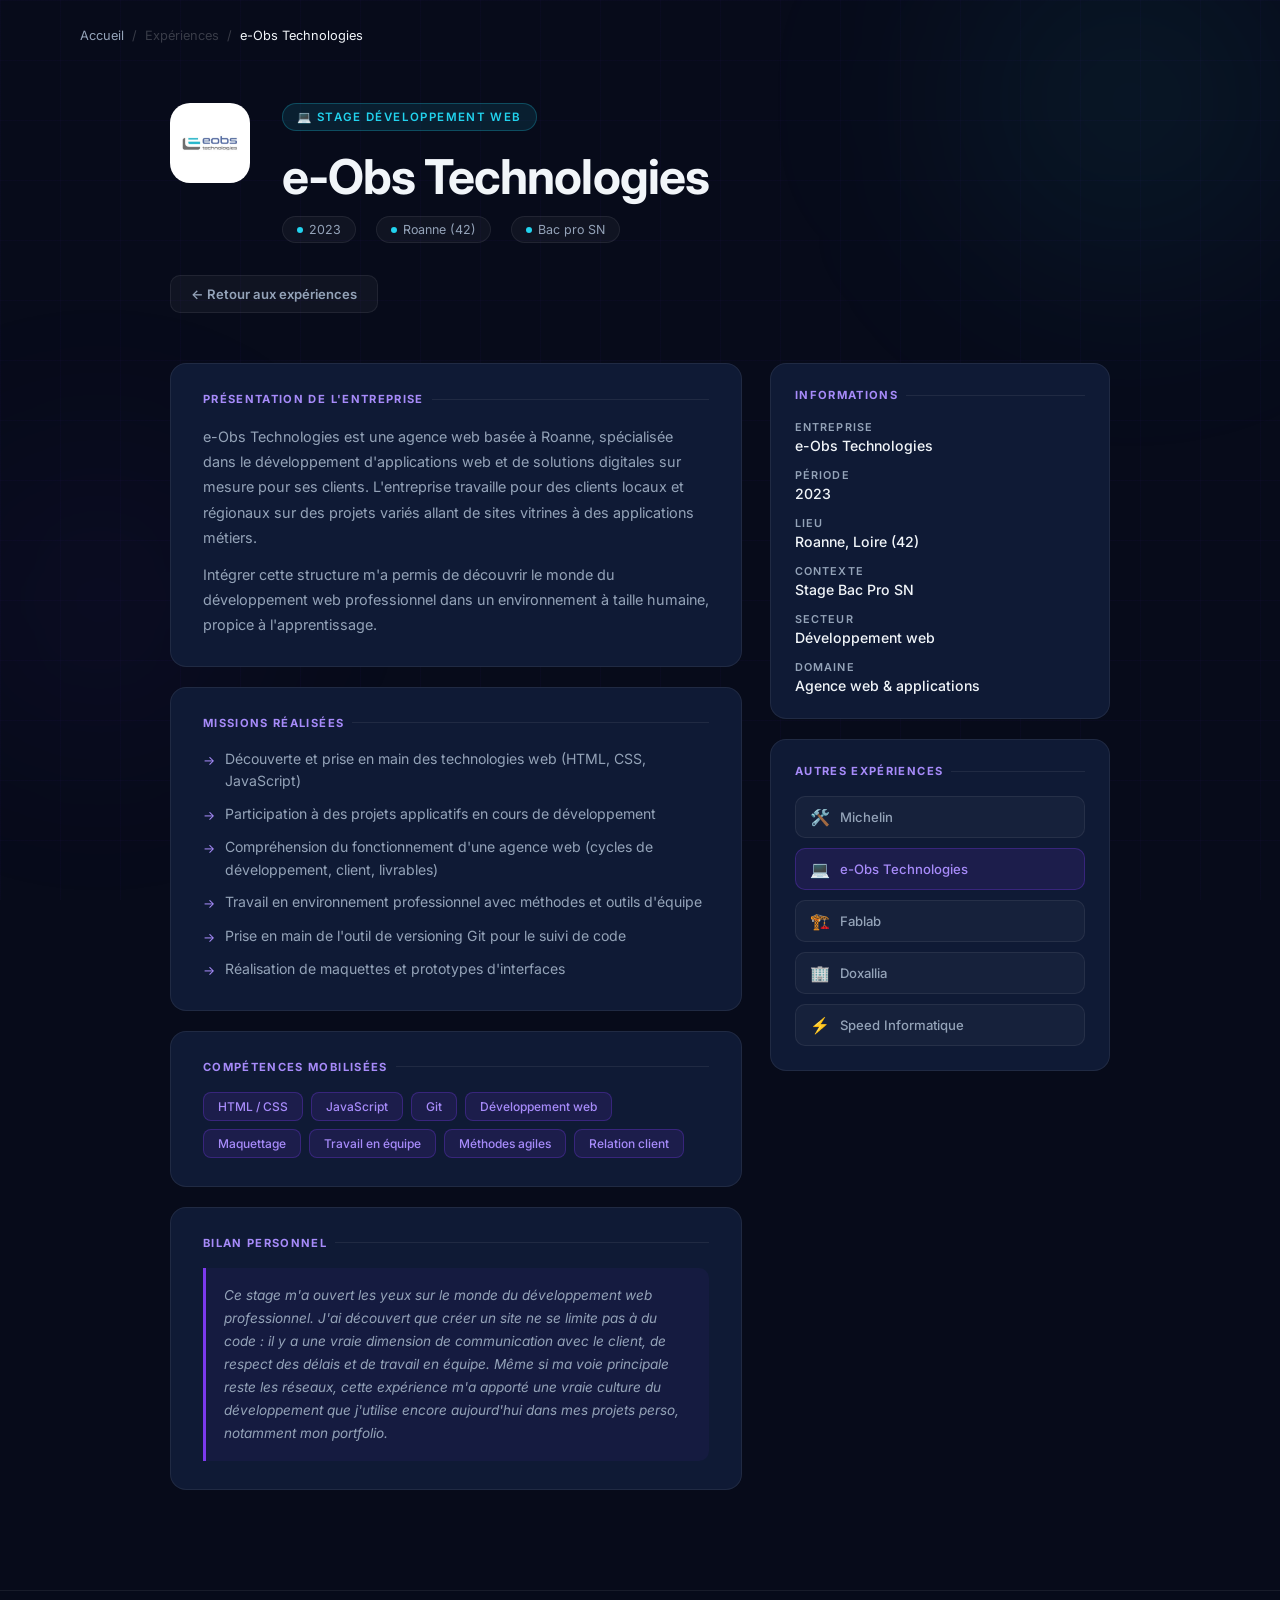
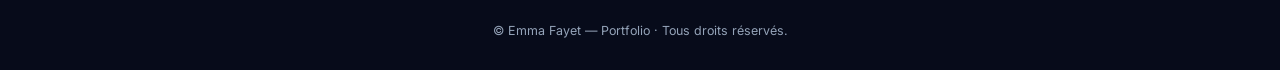
<file: Eobs_tech.html>
<!DOCTYPE html>
<html lang="fr">
<head>
  <meta charset="UTF-8">
  <meta name="viewport" content="width=device-width, initial-scale=1.0">
  <title>Stage e-Obs Technologies — Emma Fayet</title>
  <link rel="preconnect" href="https://fonts.googleapis.com">
  <link rel="preconnect" href="https://fonts.gstatic.com" crossorigin>
  <link href="https://fonts.googleapis.com/css2?family=Inter:wght@300;400;500;600;700&display=swap" rel="stylesheet">
  <style>
    *, *::before, *::after { box-sizing: border-box; margin: 0; padding: 0; }
    :root {
      --bg: #070b1a; --card: #0f1a35; --card-hover: #132040;
      --border: rgba(255,255,255,0.07); --border-accent: rgba(124,58,237,0.3);
      --purple: #7c3aed; --purple-light: #a78bfa; --cyan: #22d3ee;
      --green: #10b981; --text: #f1f5f9; --muted: #94a3b8;
      --tag-bg: rgba(124,58,237,0.12); --accent: #22d3ee;
    }
    html { scroll-behavior: smooth; }
    body { background:var(--bg);color:var(--text);font-family:'Inter',sans-serif;min-height:100vh;overflow-x:hidden; }
    body::before {
      content:'';position:fixed;inset:0;
      background-image:linear-gradient(rgba(124,58,237,0.03) 1px,transparent 1px),linear-gradient(90deg,rgba(124,58,237,0.03) 1px,transparent 1px);
      background-size:60px 60px;pointer-events:none;z-index:0;
    }
    .blob{position:fixed;border-radius:50%;filter:blur(100px);pointer-events:none;z-index:0;}
    .blob-1{width:500px;height:500px;background:radial-gradient(circle,rgba(34,211,238,0.1) 0%,transparent 70%);top:-150px;right:-100px;}
    .blob-2{width:400px;height:400px;background:radial-gradient(circle,rgba(124,58,237,0.08) 0%,transparent 70%);bottom:100px;left:-100px;}
 
    nav.breadcrumb{position:relative;z-index:10;padding:28px 80px 0;display:flex;align-items:center;gap:8px;font-size:0.8rem;color:var(--muted);}
    nav.breadcrumb a{color:var(--muted);text-decoration:none;transition:color 0.2s;}
    nav.breadcrumb a:hover{color:var(--purple-light);}
    nav.breadcrumb span{color:rgba(255,255,255,0.2);}
    nav.breadcrumb .current{color:var(--text);}
 
    .hero{position:relative;z-index:10;padding:60px 80px 50px;max-width:1100px;margin:0 auto;}
    .hero-top{display:flex;align-items:flex-start;gap:32px;margin-bottom:32px;flex-wrap:wrap;}
    .company-logo{width:80px;height:80px;border-radius:20px;background:white;display:flex;align-items:center;justify-content:center;border:1px solid var(--border);overflow:hidden;flex-shrink:0;}
    .company-logo img{width:60px;height:60px;object-fit:contain;}
    .company-logo .logo-text{font-size:1rem;font-weight:800;color:#22d3ee;letter-spacing:-0.02em;}
    .hero-info{flex:1;}
    .hero-label{display:inline-flex;align-items:center;gap:8px;font-size:0.72rem;font-weight:600;letter-spacing:0.12em;text-transform:uppercase;color:var(--accent);background:rgba(34,211,238,0.1);border:1px solid rgba(34,211,238,0.25);padding:6px 14px;border-radius:100px;margin-bottom:16px;}
    .hero h1{font-size:clamp(2rem,5vw,3rem);font-weight:700;letter-spacing:-0.02em;margin-bottom:10px;}
    .hero-meta{display:flex;gap:20px;flex-wrap:wrap;}
    .meta-pill{display:flex;align-items:center;gap:6px;font-size:0.78rem;color:var(--muted);background:rgba(255,255,255,0.04);border:1px solid var(--border);padding:5px 14px;border-radius:100px;}
    .meta-pill .dot{width:6px;height:6px;border-radius:50%;background:var(--cyan);}
    .nav-btns{display:flex;gap:12px;flex-wrap:wrap;margin:32px 0 0;}
    .btn{display:inline-flex;align-items:center;gap:7px;padding:10px 20px;border-radius:10px;font-size:0.82rem;font-weight:600;text-decoration:none;transition:all 0.2s ease;border:1px solid transparent;}
    .btn-ghost{background:rgba(255,255,255,0.04);color:var(--muted);border-color:var(--border);}
    .btn-ghost:hover{background:rgba(255,255,255,0.08);color:var(--text);transform:translateY(-2px);}
 
    .main{position:relative;z-index:10;max-width:1100px;margin:0 auto;padding:0 80px 80px;display:grid;grid-template-columns:1fr 340px;gap:28px;}
    .section{background:var(--card);border:1px solid var(--border);border-radius:16px;padding:28px 32px;margin-bottom:20px;animation:fadeUp 0.5s ease both;}
    .section:nth-child(1){animation-delay:0.05s}.section:nth-child(2){animation-delay:0.1s}.section:nth-child(3){animation-delay:0.15s}.section:nth-child(4){animation-delay:0.2s}
    .section-title{font-size:0.7rem;font-weight:700;letter-spacing:0.12em;text-transform:uppercase;color:var(--purple-light);margin-bottom:18px;display:flex;align-items:center;gap:8px;}
    .section-title::after{content:'';flex:1;height:1px;background:var(--border);}
    .section p{font-size:0.9rem;color:var(--muted);line-height:1.75;margin-bottom:12px;}
    .section p:last-child{margin-bottom:0;}
    .task-list{list-style:none;display:flex;flex-direction:column;gap:10px;}
    .task-list li{display:flex;align-items:flex-start;gap:10px;font-size:0.88rem;color:var(--muted);line-height:1.6;}
    .task-list li .arrow{color:var(--purple-light);font-size:0.8rem;margin-top:3px;flex-shrink:0;}
    .skills-grid{display:flex;flex-wrap:wrap;gap:8px;}
    .skill-tag{font-size:0.75rem;font-weight:500;padding:6px 14px;border-radius:8px;background:var(--tag-bg);border:1px solid var(--border-accent);color:var(--purple-light);}
    .personal-note{padding:16px 18px;background:rgba(124,58,237,0.06);border-left:3px solid var(--purple);border-radius:0 10px 10px 0;font-size:0.85rem;color:var(--muted);line-height:1.7;font-style:italic;}
    .sidebar{display:flex;flex-direction:column;gap:20px;}
    .sidebar-card{background:var(--card);border:1px solid var(--border);border-radius:16px;padding:24px;animation:fadeUp 0.5s ease both;}
    .sidebar-card:nth-child(1){animation-delay:0.08s}.sidebar-card:nth-child(2){animation-delay:0.14s}
    .info-row{display:flex;flex-direction:column;gap:14px;}
    .info-item{display:flex;flex-direction:column;gap:3px;}
    .info-label{font-size:0.68rem;color:var(--muted);text-transform:uppercase;letter-spacing:0.1em;font-weight:600;}
    .info-value{font-size:0.88rem;color:var(--text);font-weight:500;}
    .other-stages{display:flex;flex-direction:column;gap:10px;}
    .stage-link{display:flex;align-items:center;gap:10px;padding:10px 14px;border-radius:10px;background:rgba(255,255,255,0.03);border:1px solid var(--border);text-decoration:none;color:var(--muted);font-size:0.82rem;font-weight:500;transition:all 0.2s;}
    .stage-link:hover{background:rgba(124,58,237,0.08);border-color:var(--border-accent);color:var(--text);}
    .stage-link .stage-emoji{font-size:1rem;}
    .stage-link.active{background:var(--tag-bg);border-color:var(--border-accent);color:var(--purple-light);}
    footer{position:relative;z-index:10;text-align:center;padding:32px 80px;border-top:1px solid var(--border);color:var(--muted);font-size:0.78rem;}
    @keyframes fadeUp{from{opacity:0;transform:translateY(20px);}to{opacity:1;transform:translateY(0);}}
    @media(max-width:900px){.main{grid-template-columns:1fr;padding:0 24px 60px;}nav.breadcrumb,.hero{padding-left:24px;padding-right:24px;}.hero{padding-top:36px;}}
  </style>
</head>
<body>
  <div class="blob blob-1"></div>
  <div class="blob blob-2"></div>
 
  <nav class="breadcrumb">
    <a href="index.html">Accueil</a><span>/</span>
    <span>Expériences</span><span>/</span>
    <span class="current">e-Obs Technologies</span>
  </nav>
 
  <header class="hero">
    <div class="hero-top">
      <div class="company-logo">
        <img src="Eobs_2025.png" alt="e-Obs" onerror="this.style.display='none';this.parentNode.innerHTML='<span class=\'logo-text\'>e-Obs</span>'">
      </div>
      <div class="hero-info">
        <div class="hero-label">💻 Stage développement web</div>
        <h1>e-Obs Technologies</h1>
        <div class="hero-meta">
          <div class="meta-pill"><span class="dot"></span>2023</div>
          <div class="meta-pill"><span class="dot"></span>Roanne (42)</div>
          <div class="meta-pill"><span class="dot"></span>Bac pro SN</div>
        </div>
      </div>
    </div>
    <div class="nav-btns">
      <a href="index.html#eobs-technologies" class="btn btn-ghost">← Retour aux expériences</a>
    </div>
  </header>
 
  <div class="main">
    <div class="left-col">
      <div class="section">
        <div class="section-title">Présentation de l'entreprise</div>
        <p>e-Obs Technologies est une agence web basée à Roanne, spécialisée dans le développement d'applications web et de solutions digitales sur mesure pour ses clients. L'entreprise travaille pour des clients locaux et régionaux sur des projets variés allant de sites vitrines à des applications métiers.</p>
        <p>Intégrer cette structure m'a permis de découvrir le monde du développement web professionnel dans un environnement à taille humaine, propice à l'apprentissage.</p>
      </div>
 
      <div class="section">
        <div class="section-title">Missions réalisées</div>
        <ul class="task-list">
          <li><span class="arrow">→</span> Découverte et prise en main des technologies web (HTML, CSS, JavaScript)</li>
          <li><span class="arrow">→</span> Participation à des projets applicatifs en cours de développement</li>
          <li><span class="arrow">→</span> Compréhension du fonctionnement d'une agence web (cycles de développement, client, livrables)</li>
          <li><span class="arrow">→</span> Travail en environnement professionnel avec méthodes et outils d'équipe</li>
          <li><span class="arrow">→</span> Prise en main de l'outil de versioning Git pour le suivi de code</li>
          <li><span class="arrow">→</span> Réalisation de maquettes et prototypes d'interfaces</li>
        </ul>
      </div>
 
      <div class="section">
        <div class="section-title">Compétences mobilisées</div>
        <div class="skills-grid">
          <span class="skill-tag">HTML / CSS</span>
          <span class="skill-tag">JavaScript</span>
          <span class="skill-tag">Git</span>
          <span class="skill-tag">Développement web</span>
          <span class="skill-tag">Maquettage</span>
          <span class="skill-tag">Travail en équipe</span>
          <span class="skill-tag">Méthodes agiles</span>
          <span class="skill-tag">Relation client</span>
        </div>
      </div>
 
      <div class="section">
        <div class="section-title">Bilan personnel</div>
        <div class="personal-note">
          Ce stage m'a ouvert les yeux sur le monde du développement web professionnel. J'ai découvert que créer un site ne se limite pas à du code : il y a une vraie dimension de communication avec le client, de respect des délais et de travail en équipe. Même si ma voie principale reste les réseaux, cette expérience m'a apporté une vraie culture du développement que j'utilise encore aujourd'hui dans mes projets perso, notamment mon portfolio.
        </div>
      </div>
    </div>
 
    <aside class="sidebar">
      <div class="sidebar-card">
        <div class="section-title">Informations</div>
        <div class="info-row">
          <div class="info-item"><span class="info-label">Entreprise</span><span class="info-value">e-Obs Technologies</span></div>
          <div class="info-item"><span class="info-label">Période</span><span class="info-value">2023</span></div>
          <div class="info-item"><span class="info-label">Lieu</span><span class="info-value">Roanne, Loire (42)</span></div>
          <div class="info-item"><span class="info-label">Contexte</span><span class="info-value">Stage Bac Pro SN</span></div>
          <div class="info-item"><span class="info-label">Secteur</span><span class="info-value">Développement web</span></div>
          <div class="info-item"><span class="info-label">Domaine</span><span class="info-value">Agence web & applications</span></div>
        </div>
      </div>
      <div class="sidebar-card">
        <div class="section-title">Autres expériences</div>
        <div class="other-stages">
        <a href="michelin.html" class="stage-link"><span class="stage-emoji">🛠️</span> Michelin</a>
<a href="Eobs_tech.html" class="stage-link active"><span class="stage-emoji">💻</span> e-Obs Technologies</a>
<a href="fablab.html" class="stage-link"><span class="stage-emoji">🏗️</span> Fablab</a>
<a href="doxallia.html" class="stage-link"><span class="stage-emoji">🏢</span> Doxallia</a>
<a href="speed_info.html" class="stage-link"><span class="stage-emoji">⚡</span> Speed Informatique</a>
        </div>
      </div>
    </aside>
  </div>
 
  <footer>© Emma Fayet — Portfolio · Tous droits réservés.</footer>
  <canvas id="bg-particles" style="position:fixed;inset:0;pointer-events:none;z-index:0;"></canvas>

<script>
(function(){
  const canvas = document.getElementById('bg-particles');
  const ctx = canvas.getContext('2d');
  let W, H, particles = [];
  const COUNT = 90;
  const COLORS = ['rgba(167,139,250,','rgba(34,211,238,','rgba(255,255,255,'];
  function rand(a,b){return Math.random()*(b-a)+a;}
  function resize(){W=canvas.width=window.innerWidth;H=canvas.height=window.innerHeight;}
  function create(){return{x:rand(0,W),y:rand(0,H),r:rand(0.6,2.2),vx:rand(-0.18,0.18),vy:rand(-0.18,0.18),alpha:rand(0.15,0.7),dalpha:rand(0.003,0.008)*(Math.random()<0.5?1:-1),color:COLORS[Math.floor(Math.random()*COLORS.length)]};}
  function connections(){for(let i=0;i<particles.length;i++){for(let j=i+1;j<particles.length;j++){const dx=particles[i].x-particles[j].x,dy=particles[i].y-particles[j].y,d=Math.sqrt(dx*dx+dy*dy);if(d<90){ctx.beginPath();ctx.strokeStyle=`rgba(167,139,250,${(1-d/90)*0.08})`;ctx.lineWidth=0.5;ctx.moveTo(particles[i].x,particles[i].y);ctx.lineTo(particles[j].x,particles[j].y);ctx.stroke();}}}}
  function loop(){ctx.clearRect(0,0,W,H);connections();for(const p of particles){p.x+=p.vx;p.y+=p.vy;p.alpha+=p.dalpha;if(p.alpha>0.7||p.alpha<0.1)p.dalpha*=-1;if(p.x<-5)p.x=W+5;if(p.x>W+5)p.x=-5;if(p.y<-5)p.y=H+5;if(p.y>H+5)p.y=-5;ctx.beginPath();ctx.arc(p.x,p.y,p.r,0,Math.PI*2);ctx.fillStyle=p.color+p.alpha+')';ctx.fill();}requestAnimationFrame(loop);}
  resize();particles=Array.from({length:COUNT},create);loop();
  window.addEventListener('resize',resize);
})();
</script>
</body>
</html>
</file>
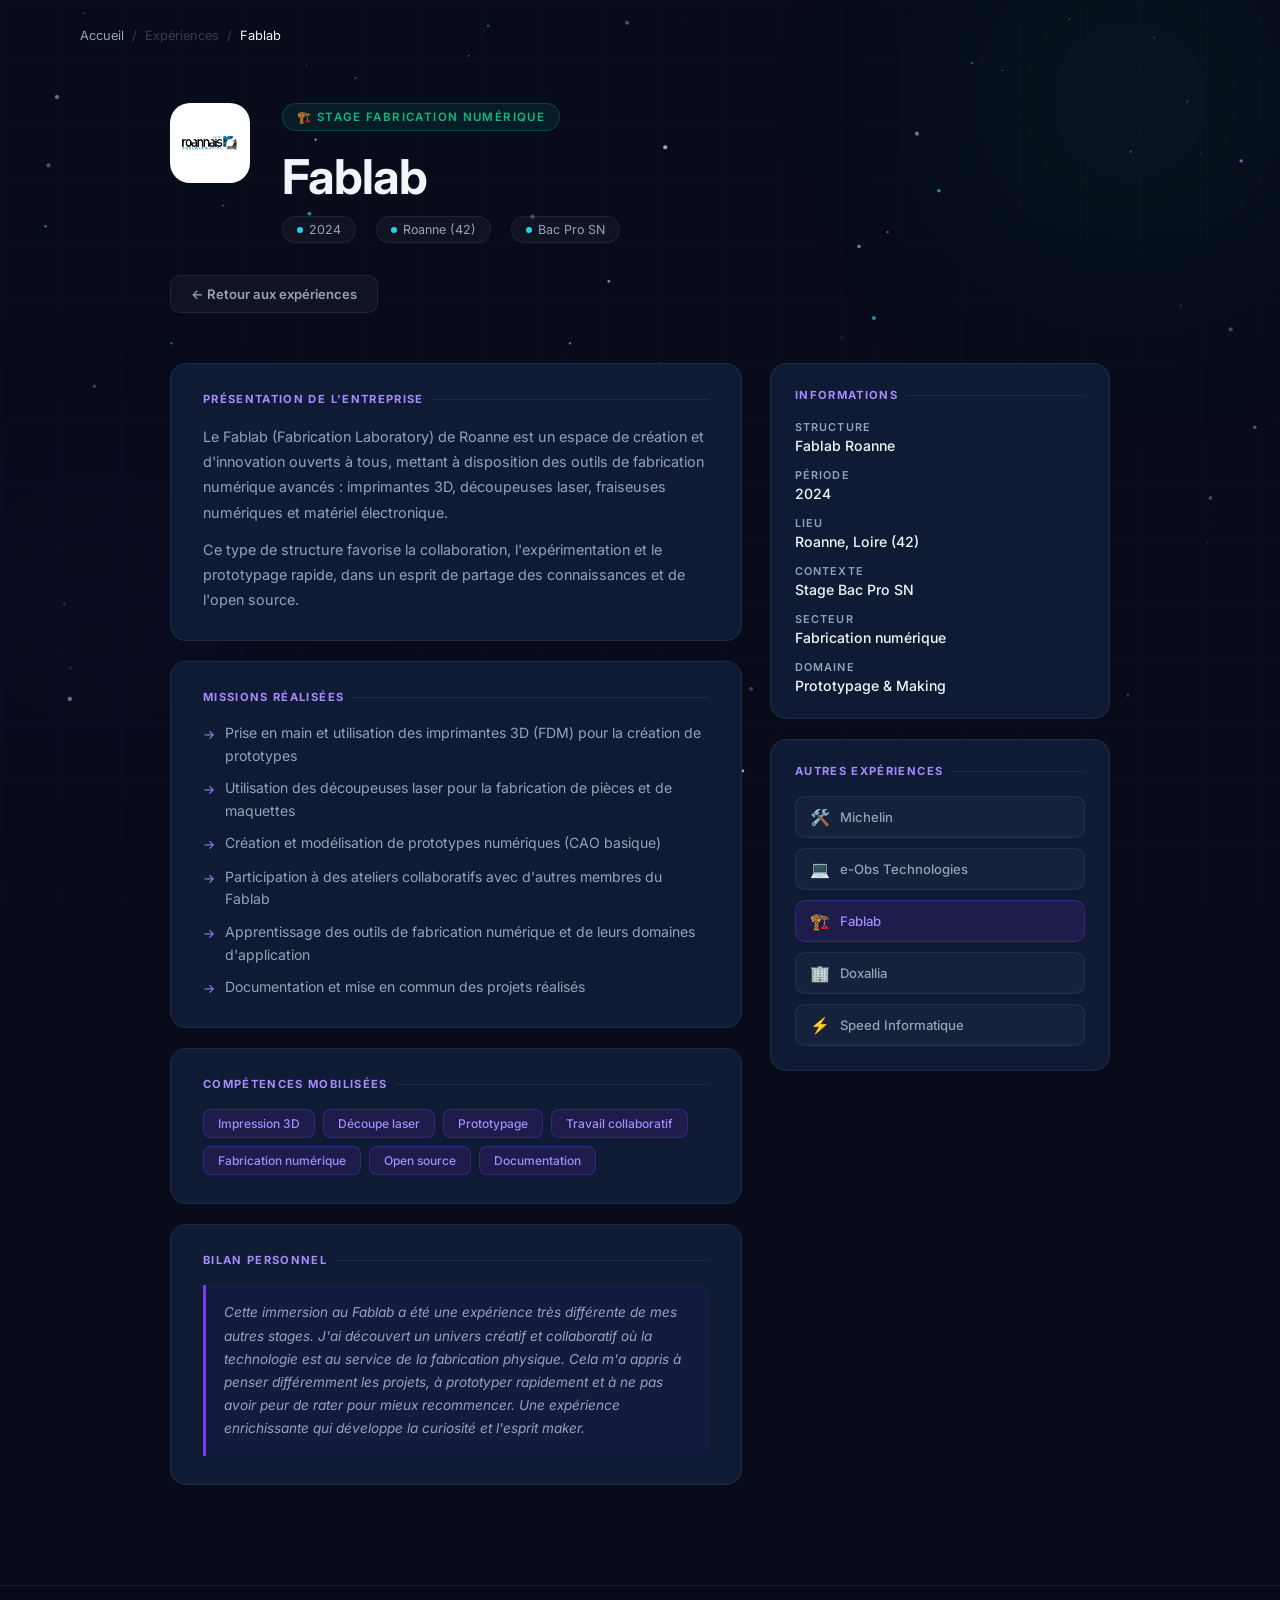
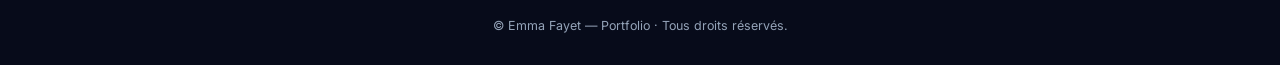
<file: fablab.html>
<!DOCTYPE html>
<html lang="fr">
<head>
  <meta charset="UTF-8">
  <meta name="viewport" content="width=device-width, initial-scale=1.0">
  <title>Stage Fablab — Emma Fayet</title>
  <link rel="preconnect" href="https://fonts.googleapis.com">
  <link rel="preconnect" href="https://fonts.gstatic.com" crossorigin>
  <link href="https://fonts.googleapis.com/css2?family=Inter:wght@300;400;500;600;700&display=swap" rel="stylesheet">
  <style>
    *,*::before,*::after{box-sizing:border-box;margin:0;padding:0;}
    :root{--bg:#070b1a;--card:#0f1a35;--border:rgba(255,255,255,0.07);--border-accent:rgba(124,58,237,0.3);--purple:#7c3aed;--purple-light:#a78bfa;--cyan:#22d3ee;--text:#f1f5f9;--muted:#94a3b8;--tag-bg:rgba(124,58,237,0.12);--accent:#10b981;}
    html{scroll-behavior:smooth;}
    body{background:var(--bg);color:var(--text);font-family:'Inter',sans-serif;min-height:100vh;overflow-x:hidden;}
    body::before{content:'';position:fixed;inset:0;background-image:linear-gradient(rgba(124,58,237,0.03) 1px,transparent 1px),linear-gradient(90deg,rgba(124,58,237,0.03) 1px,transparent 1px);background-size:60px 60px;pointer-events:none;z-index:0;}
    .blob{position:fixed;border-radius:50%;filter:blur(100px);pointer-events:none;z-index:0;}
    .blob-1{width:500px;height:500px;background:radial-gradient(circle,rgba(16,185,129,0.1) 0%,transparent 70%);top:-150px;right:-100px;}
    .blob-2{width:400px;height:400px;background:radial-gradient(circle,rgba(124,58,237,0.08) 0%,transparent 70%);bottom:100px;left:-100px;}
    nav.breadcrumb{position:relative;z-index:10;padding:28px 80px 0;display:flex;align-items:center;gap:8px;font-size:0.8rem;color:var(--muted);}
    nav.breadcrumb a{color:var(--muted);text-decoration:none;transition:color 0.2s;}
    nav.breadcrumb a:hover{color:var(--purple-light);}
    nav.breadcrumb span{color:rgba(255,255,255,0.2);}
    nav.breadcrumb .current{color:var(--text);}
    .hero{position:relative;z-index:10;padding:60px 80px 50px;max-width:1100px;margin:0 auto;}
    .hero-top{display:flex;align-items:flex-start;gap:32px;margin-bottom:32px;flex-wrap:wrap;}
    .company-logo{width:80px;height:80px;border-radius:20px;background:white;display:flex;align-items:center;justify-content:center;border:1px solid var(--border);overflow:hidden;flex-shrink:0;}
    .company-logo img{width:60px;height:60px;object-fit:contain;}
    .company-logo .logo-text{font-size:1.1rem;font-weight:800;color:#10b981;}
    .hero-info{flex:1;}
    .hero-label{display:inline-flex;align-items:center;gap:8px;font-size:0.72rem;font-weight:600;letter-spacing:0.12em;text-transform:uppercase;color:var(--accent);background:rgba(16,185,129,0.1);border:1px solid rgba(16,185,129,0.25);padding:6px 14px;border-radius:100px;margin-bottom:16px;}
    .hero h1{font-size:clamp(2rem,5vw,3rem);font-weight:700;letter-spacing:-0.02em;margin-bottom:10px;}
    .hero-meta{display:flex;gap:20px;flex-wrap:wrap;}
    .meta-pill{display:flex;align-items:center;gap:6px;font-size:0.78rem;color:var(--muted);background:rgba(255,255,255,0.04);border:1px solid var(--border);padding:5px 14px;border-radius:100px;}
    .meta-pill .dot{width:6px;height:6px;border-radius:50%;background:var(--cyan);}
    .nav-btns{display:flex;gap:12px;flex-wrap:wrap;margin:32px 0 0;}
    .btn{display:inline-flex;align-items:center;gap:7px;padding:10px 20px;border-radius:10px;font-size:0.82rem;font-weight:600;text-decoration:none;transition:all 0.2s ease;border:1px solid transparent;}
    .btn-ghost{background:rgba(255,255,255,0.04);color:var(--muted);border-color:var(--border);}
    .btn-ghost:hover{background:rgba(255,255,255,0.08);color:var(--text);transform:translateY(-2px);}
    .main{position:relative;z-index:10;max-width:1100px;margin:0 auto;padding:0 80px 80px;display:grid;grid-template-columns:1fr 340px;gap:28px;}
    .section{background:var(--card);border:1px solid var(--border);border-radius:16px;padding:28px 32px;margin-bottom:20px;animation:fadeUp 0.5s ease both;}
    .section:nth-child(1){animation-delay:0.05s}.section:nth-child(2){animation-delay:0.1s}.section:nth-child(3){animation-delay:0.15s}.section:nth-child(4){animation-delay:0.2s}
    .section-title{font-size:0.7rem;font-weight:700;letter-spacing:0.12em;text-transform:uppercase;color:var(--purple-light);margin-bottom:18px;display:flex;align-items:center;gap:8px;}
    .section-title::after{content:'';flex:1;height:1px;background:var(--border);}
    .section p{font-size:0.9rem;color:var(--muted);line-height:1.75;margin-bottom:12px;}
    .section p:last-child{margin-bottom:0;}
    .task-list{list-style:none;display:flex;flex-direction:column;gap:10px;}
    .task-list li{display:flex;align-items:flex-start;gap:10px;font-size:0.88rem;color:var(--muted);line-height:1.6;}
    .task-list li .arrow{color:var(--purple-light);font-size:0.8rem;margin-top:3px;flex-shrink:0;}
    .skills-grid{display:flex;flex-wrap:wrap;gap:8px;}
    .skill-tag{font-size:0.75rem;font-weight:500;padding:6px 14px;border-radius:8px;background:var(--tag-bg);border:1px solid var(--border-accent);color:var(--purple-light);}
    .personal-note{padding:16px 18px;background:rgba(124,58,237,0.06);border-left:3px solid var(--purple);border-radius:0 10px 10px 0;font-size:0.85rem;color:var(--muted);line-height:1.7;font-style:italic;}
    .sidebar{display:flex;flex-direction:column;gap:20px;}
    .sidebar-card{background:var(--card);border:1px solid var(--border);border-radius:16px;padding:24px;animation:fadeUp 0.5s ease both;}
    .sidebar-card:nth-child(1){animation-delay:0.08s}.sidebar-card:nth-child(2){animation-delay:0.14s}
    .info-row{display:flex;flex-direction:column;gap:14px;}
    .info-item{display:flex;flex-direction:column;gap:3px;}
    .info-label{font-size:0.68rem;color:var(--muted);text-transform:uppercase;letter-spacing:0.1em;font-weight:600;}
    .info-value{font-size:0.88rem;color:var(--text);font-weight:500;}
    .other-stages{display:flex;flex-direction:column;gap:10px;}
    .stage-link{display:flex;align-items:center;gap:10px;padding:10px 14px;border-radius:10px;background:rgba(255,255,255,0.03);border:1px solid var(--border);text-decoration:none;color:var(--muted);font-size:0.82rem;font-weight:500;transition:all 0.2s;}
    .stage-link:hover{background:rgba(124,58,237,0.08);border-color:var(--border-accent);color:var(--text);}
    .stage-link .stage-emoji{font-size:1rem;}
    .stage-link.active{background:var(--tag-bg);border-color:var(--border-accent);color:var(--purple-light);}
    footer{position:relative;z-index:10;text-align:center;padding:32px 80px;border-top:1px solid var(--border);color:var(--muted);font-size:0.78rem;}
    @keyframes fadeUp{from{opacity:0;transform:translateY(20px);}to{opacity:1;transform:translateY(0);}}
    @media(max-width:900px){.main{grid-template-columns:1fr;padding:0 24px 60px;}nav.breadcrumb,.hero{padding-left:24px;padding-right:24px;}.hero{padding-top:36px;}}
  </style>
</head>
<body>
  <div class="blob blob-1"></div>
  <div class="blob blob-2"></div>
  <nav class="breadcrumb">
    <a href="index.html">Accueil</a><span>/</span><span>Expériences</span><span>/</span><span class="current">Fablab</span>
  </nav>
  <header class="hero">
    <div class="hero-top">
      <div class="company-logo">
        <img src="fablab_2025.png" alt="Fablab" onerror="this.style.display='none';this.parentNode.innerHTML='<span class=\'logo-text\'>FAB</span>'">
      </div>
      <div class="hero-info">
        <div class="hero-label">🏗️ Stage fabrication numérique</div>
        <h1>Fablab</h1>
        <div class="hero-meta">
          <div class="meta-pill"><span class="dot"></span>2024</div>
          <div class="meta-pill"><span class="dot"></span>Roanne (42)</div>
          <div class="meta-pill"><span class="dot"></span>Bac Pro SN</div>
        </div>
      </div>
    </div>
    <div class="nav-btns">
      <a href="index.html#fablab" class="btn btn-ghost">← Retour aux expériences</a>
    </div>
  </header>
  <div class="main">
    <div class="left-col">
      <div class="section">
        <div class="section-title">Présentation de l'entreprise</div>
        <p>Le Fablab (Fabrication Laboratory) de Roanne est un espace de création et d'innovation ouverts à tous, mettant à disposition des outils de fabrication numérique avancés : imprimantes 3D, découpeuses laser, fraiseuses numériques et matériel électronique.</p>
        <p>Ce type de structure favorise la collaboration, l'expérimentation et le prototypage rapide, dans un esprit de partage des connaissances et de l'open source.</p>
      </div>
      <div class="section">
        <div class="section-title">Missions réalisées</div>
        <ul class="task-list">
          <li><span class="arrow">→</span> Prise en main et utilisation des imprimantes 3D (FDM) pour la création de prototypes</li>
          <li><span class="arrow">→</span> Utilisation des découpeuses laser pour la fabrication de pièces et de maquettes</li>
          <li><span class="arrow">→</span> Création et modélisation de prototypes numériques (CAO basique)</li>
          <li><span class="arrow">→</span> Participation à des ateliers collaboratifs avec d'autres membres du Fablab</li>
          <li><span class="arrow">→</span> Apprentissage des outils de fabrication numérique et de leurs domaines d'application</li>
          <li><span class="arrow">→</span> Documentation et mise en commun des projets réalisés</li>
        </ul>
      </div>
      <div class="section">
        <div class="section-title">Compétences mobilisées</div>
        <div class="skills-grid">
          <span class="skill-tag">Impression 3D</span>
          <span class="skill-tag">Découpe laser</span>
          <span class="skill-tag">Prototypage</span>
          <span class="skill-tag">Travail collaboratif</span>
          <span class="skill-tag">Fabrication numérique</span>
          <span class="skill-tag">Open source</span>
          <span class="skill-tag">Documentation</span>
        </div>
      </div>
      <div class="section">
        <div class="section-title">Bilan personnel</div>
        <div class="personal-note">
          Cette immersion au Fablab a été une expérience très différente de mes autres stages. J'ai découvert un univers créatif et collaboratif où la technologie est au service de la fabrication physique. Cela m'a appris à penser différemment les projets, à prototyper rapidement et à ne pas avoir peur de rater pour mieux recommencer. Une expérience enrichissante qui développe la curiosité et l'esprit maker.
        </div>
      </div>
    </div>
    <aside class="sidebar">
      <div class="sidebar-card">
        <div class="section-title">Informations</div>
        <div class="info-row">
          <div class="info-item"><span class="info-label">Structure</span><span class="info-value">Fablab Roanne</span></div>
          <div class="info-item"><span class="info-label">Période</span><span class="info-value">2024</span></div>
          <div class="info-item"><span class="info-label">Lieu</span><span class="info-value">Roanne, Loire (42)</span></div>
          <div class="info-item"><span class="info-label">Contexte</span><span class="info-value">Stage Bac Pro SN</span></div>
          <div class="info-item"><span class="info-label">Secteur</span><span class="info-value">Fabrication numérique</span></div>
          <div class="info-item"><span class="info-label">Domaine</span><span class="info-value">Prototypage & Making</span></div>
        </div>
      </div>
      <div class="sidebar-card">
        <div class="section-title">Autres expériences</div>
        <div class="other-stages">
         <a href="michelin.html" class="stage-link"><span class="stage-emoji">🛠️</span> Michelin</a>
<a href="Eobs_tech.html" class="stage-link"><span class="stage-emoji">💻</span> e-Obs Technologies</a>
<a href="fablab.html" class="stage-link active"><span class="stage-emoji">🏗️</span> Fablab</a>
<a href="doxallia.html" class="stage-link"><span class="stage-emoji">🏢</span> Doxallia</a>
<a href="speed_info.html" class="stage-link"><span class="stage-emoji">⚡</span> Speed Informatique</a>
        </div>
      </div>
    </aside>
  </div>
  <footer>© Emma Fayet — Portfolio · Tous droits réservés.</footer>
  <canvas id="bg-particles" style="position:fixed;inset:0;pointer-events:none;z-index:0;"></canvas>

<script>
(function(){
  const canvas = document.getElementById('bg-particles');
  const ctx = canvas.getContext('2d');
  let W, H, particles = [];
  const COUNT = 90;
  const COLORS = ['rgba(167,139,250,','rgba(34,211,238,','rgba(255,255,255,'];
  function rand(a,b){return Math.random()*(b-a)+a;}
  function resize(){W=canvas.width=window.innerWidth;H=canvas.height=window.innerHeight;}
  function create(){return{x:rand(0,W),y:rand(0,H),r:rand(0.6,2.2),vx:rand(-0.18,0.18),vy:rand(-0.18,0.18),alpha:rand(0.15,0.7),dalpha:rand(0.003,0.008)*(Math.random()<0.5?1:-1),color:COLORS[Math.floor(Math.random()*COLORS.length)]};}
  function connections(){for(let i=0;i<particles.length;i++){for(let j=i+1;j<particles.length;j++){const dx=particles[i].x-particles[j].x,dy=particles[i].y-particles[j].y,d=Math.sqrt(dx*dx+dy*dy);if(d<90){ctx.beginPath();ctx.strokeStyle=`rgba(167,139,250,${(1-d/90)*0.08})`;ctx.lineWidth=0.5;ctx.moveTo(particles[i].x,particles[i].y);ctx.lineTo(particles[j].x,particles[j].y);ctx.stroke();}}}}
  function loop(){ctx.clearRect(0,0,W,H);connections();for(const p of particles){p.x+=p.vx;p.y+=p.vy;p.alpha+=p.dalpha;if(p.alpha>0.7||p.alpha<0.1)p.dalpha*=-1;if(p.x<-5)p.x=W+5;if(p.x>W+5)p.x=-5;if(p.y<-5)p.y=H+5;if(p.y>H+5)p.y=-5;ctx.beginPath();ctx.arc(p.x,p.y,p.r,0,Math.PI*2);ctx.fillStyle=p.color+p.alpha+')';ctx.fill();}requestAnimationFrame(loop);}
  resize();particles=Array.from({length:COUNT},create);loop();
  window.addEventListener('resize',resize);
})();
</script>
</body>
</html>
</file>
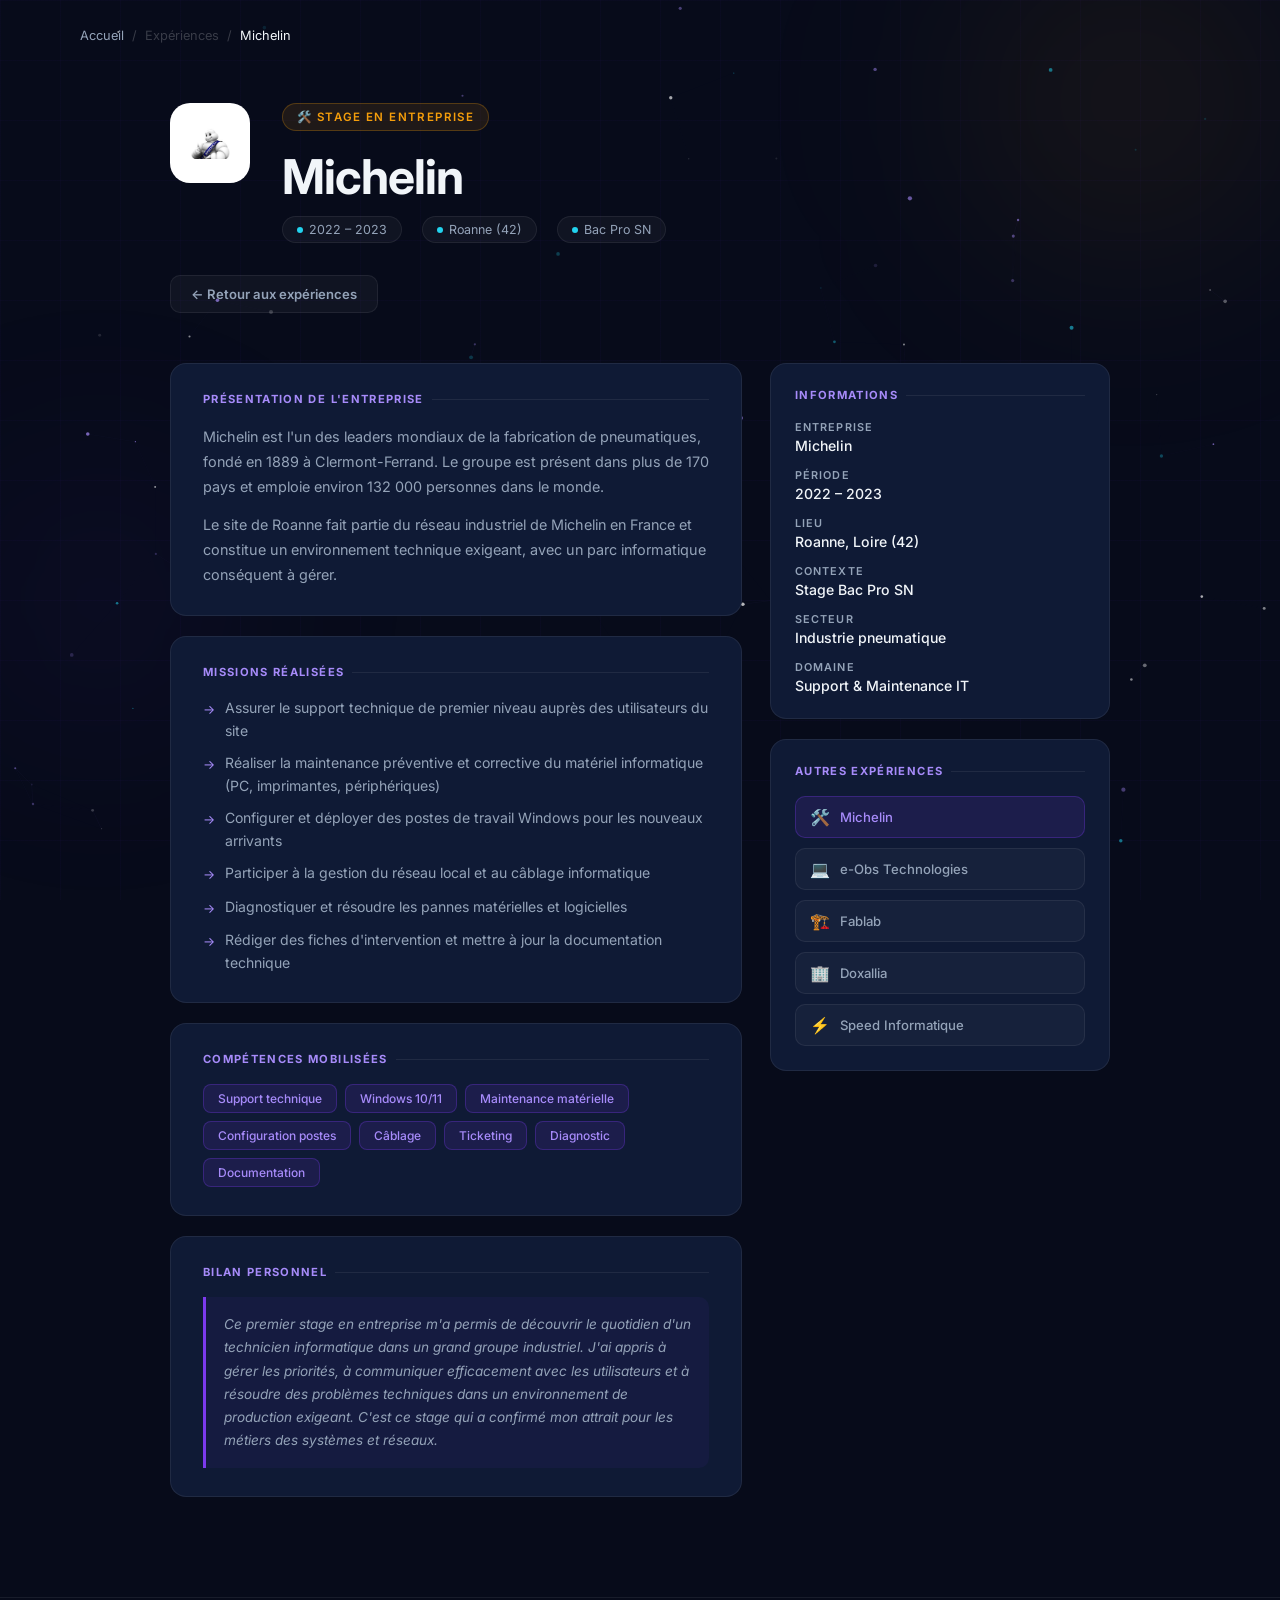
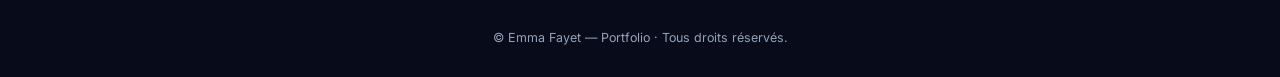
<file: michelin.html>
<!DOCTYPE html>
<html lang="fr">
<head>
  <meta charset="UTF-8">
  <meta name="viewport" content="width=device-width, initial-scale=1.0">
  <title>Stage Michelin — Emma Fayet</title>
  <link rel="preconnect" href="https://fonts.googleapis.com">
  <link rel="preconnect" href="https://fonts.gstatic.com" crossorigin>
  <link href="https://fonts.googleapis.com/css2?family=Inter:wght@300;400;500;600;700&display=swap" rel="stylesheet">
  <style>
    *, *::before, *::after { box-sizing: border-box; margin: 0; padding: 0; }
    :root {
      --bg: #070b1a;
      --card: #0f1a35;
      --card-hover: #132040;
      --border: rgba(255,255,255,0.07);
      --border-accent: rgba(124,58,237,0.3);
      --purple: #7c3aed;
      --purple-light: #a78bfa;
      --cyan: #22d3ee;
      --green: #10b981;
      --text: #f1f5f9;
      --muted: #94a3b8;
      --tag-bg: rgba(124,58,237,0.12);
      --accent: #f59e0b;
    }
    html { scroll-behavior: smooth; }
    body {
      background: var(--bg);
      color: var(--text);
      font-family: 'Inter', sans-serif;
      min-height: 100vh;
      overflow-x: hidden;
    }
    body::before {
      content: '';
      position: fixed; inset: 0;
      background-image:
        linear-gradient(rgba(124,58,237,0.03) 1px, transparent 1px),
        linear-gradient(90deg, rgba(124,58,237,0.03) 1px, transparent 1px);
      background-size: 60px 60px;
      pointer-events: none; z-index: 0;
    }
    .blob { position: fixed; border-radius: 50%; filter: blur(100px); pointer-events: none; z-index: 0; }
    .blob-1 { width:500px;height:500px;background:radial-gradient(circle,rgba(245,158,11,0.1) 0%,transparent 70%);top:-150px;right:-100px; }
    .blob-2 { width:400px;height:400px;background:radial-gradient(circle,rgba(124,58,237,0.08) 0%,transparent 70%);bottom:100px;left:-100px; }
 
    /* NAV */
    nav.breadcrumb {
      position: relative; z-index: 10;
      padding: 28px 80px 0;
      display: flex; align-items: center; gap: 8px;
      font-size: 0.8rem; color: var(--muted);
    }
    nav.breadcrumb a { color: var(--muted); text-decoration: none; transition: color 0.2s; }
    nav.breadcrumb a:hover { color: var(--purple-light); }
    nav.breadcrumb span { color: rgba(255,255,255,0.2); }
    nav.breadcrumb .current { color: var(--text); }
 
    /* HERO */
    .hero {
      position: relative; z-index: 10;
      padding: 60px 80px 50px;
      max-width: 1100px; margin: 0 auto;
    }
    .hero-top {
      display: flex; align-items: flex-start; gap: 32px; margin-bottom: 32px; flex-wrap: wrap;
    }
    .company-logo {
      width: 80px; height: 80px; border-radius: 20px;
      background: white;
      display: flex; align-items: center; justify-content: center;
      border: 1px solid var(--border); overflow: hidden; flex-shrink: 0;
    }
    .company-logo img { width: 60px; height: 60px; object-fit: contain; }
    .company-logo .logo-text {
      font-size: 1.1rem; font-weight: 800; color: #f59e0b; letter-spacing: -0.02em;
    }
    .hero-info { flex: 1; }
    .hero-label {
      display: inline-flex; align-items: center; gap: 8px;
      font-size: 0.72rem; font-weight: 600; letter-spacing: 0.12em; text-transform: uppercase;
      color: var(--accent); background: rgba(245,158,11,0.1);
      border: 1px solid rgba(245,158,11,0.25);
      padding: 6px 14px; border-radius: 100px; margin-bottom: 16px;
    }
    .hero h1 { font-size: clamp(2rem,5vw,3rem); font-weight: 700; letter-spacing: -0.02em; margin-bottom: 10px; }
    .hero-meta { display: flex; gap: 20px; flex-wrap: wrap; margin-bottom: 0; }
    .meta-pill {
      display: flex; align-items: center; gap: 6px;
      font-size: 0.78rem; color: var(--muted);
      background: rgba(255,255,255,0.04); border: 1px solid var(--border);
      padding: 5px 14px; border-radius: 100px;
    }
    .meta-pill .dot { width: 6px; height: 6px; border-radius: 50%; background: var(--cyan); }
 
    .nav-btns { display: flex; gap: 12px; flex-wrap: wrap; margin: 32px 0 0; }
    .btn {
      display: inline-flex; align-items: center; gap: 7px;
      padding: 10px 20px; border-radius: 10px;
      font-size: 0.82rem; font-weight: 600; text-decoration: none;
      transition: all 0.2s ease; border: 1px solid transparent;
    }
    .btn-ghost { background:rgba(255,255,255,0.04);color:var(--muted);border-color:var(--border); }
    .btn-ghost:hover { background:rgba(255,255,255,0.08);color:var(--text);transform:translateY(-2px); }
 
    /* MAIN GRID */
    .main {
      position: relative; z-index: 10;
      max-width: 1100px; margin: 0 auto;
      padding: 0 80px 80px;
      display: grid; grid-template-columns: 1fr 340px; gap: 28px;
    }
 
    /* SECTIONS */
    .section {
      background: var(--card); border: 1px solid var(--border);
      border-radius: 16px; padding: 28px 32px; margin-bottom: 20px;
      animation: fadeUp 0.5s ease both;
    }
    .section:nth-child(1){animation-delay:0.05s}
    .section:nth-child(2){animation-delay:0.1s}
    .section:nth-child(3){animation-delay:0.15s}
    .section:nth-child(4){animation-delay:0.2s}
 
    .section-title {
      font-size: 0.7rem; font-weight: 700; letter-spacing: 0.12em;
      text-transform: uppercase; color: var(--purple-light);
      margin-bottom: 18px; display: flex; align-items: center; gap: 8px;
    }
    .section-title::after { content:''; flex:1; height:1px; background:var(--border); }
 
    .section p { font-size: 0.9rem; color: var(--muted); line-height: 1.75; margin-bottom: 12px; }
    .section p:last-child { margin-bottom: 0; }
 
    /* LIST */
    .task-list { list-style: none; display: flex; flex-direction: column; gap: 10px; }
    .task-list li {
      display: flex; align-items: flex-start; gap: 10px;
      font-size: 0.88rem; color: var(--muted); line-height: 1.6;
    }
    .task-list li .arrow { color: var(--purple-light); font-size: 0.8rem; margin-top: 3px; flex-shrink: 0; }
 
    /* SKILLS GRID */
    .skills-grid { display: flex; flex-wrap: wrap; gap: 8px; }
    .skill-tag {
      font-size: 0.75rem; font-weight: 500; padding: 6px 14px; border-radius: 8px;
      background: var(--tag-bg); border: 1px solid var(--border-accent);
      color: var(--purple-light);
    }
 
    /* PERSONAL NOTE */
    .personal-note {
      padding: 16px 18px;
      background: rgba(124,58,237,0.06);
      border-left: 3px solid var(--purple);
      border-radius: 0 10px 10px 0;
      font-size: 0.85rem; color: var(--muted); line-height: 1.7; font-style: italic;
    }
 
    /* SIDEBAR */
    .sidebar { display: flex; flex-direction: column; gap: 20px; }
    .sidebar-card {
      background: var(--card); border: 1px solid var(--border);
      border-radius: 16px; padding: 24px;
      animation: fadeUp 0.5s ease both;
    }
    .sidebar-card:nth-child(1){animation-delay:0.08s}
    .sidebar-card:nth-child(2){animation-delay:0.14s}
    .sidebar-card:nth-child(3){animation-delay:0.2s}
 
    .info-row { display: flex; flex-direction: column; gap: 14px; }
    .info-item { display: flex; flex-direction: column; gap: 3px; }
    .info-label { font-size: 0.68rem; color: var(--muted); text-transform: uppercase; letter-spacing: 0.1em; font-weight: 600; }
    .info-value { font-size: 0.88rem; color: var(--text); font-weight: 500; }
 
    .other-stages { display: flex; flex-direction: column; gap: 10px; }
    .stage-link {
      display: flex; align-items: center; gap: 10px;
      padding: 10px 14px; border-radius: 10px;
      background: rgba(255,255,255,0.03); border: 1px solid var(--border);
      text-decoration: none; color: var(--muted);
      font-size: 0.82rem; font-weight: 500;
      transition: all 0.2s;
    }
    .stage-link:hover { background: rgba(124,58,237,0.08); border-color: var(--border-accent); color: var(--text); }
    .stage-link .stage-emoji { font-size: 1rem; }
    .stage-link.active { background: var(--tag-bg); border-color: var(--border-accent); color: var(--purple-light); }
 
    footer {
      position: relative; z-index: 10;
      text-align: center; padding: 32px 80px;
      border-top: 1px solid var(--border);
      color: var(--muted); font-size: 0.78rem;
    }
 
    @keyframes fadeUp {
      from { opacity:0;transform:translateY(20px); }
      to   { opacity:1;transform:translateY(0); }
    }
 
    @media (max-width: 900px) {
      .main { grid-template-columns: 1fr; padding: 0 24px 60px; }
      nav.breadcrumb, .hero { padding-left: 24px; padding-right: 24px; }
      .hero { padding-top: 36px; }
    }
  </style>
</head>
<body>
  <div class="blob blob-1"></div>
  <div class="blob blob-2"></div>
 
  <nav class="breadcrumb">
    <a href="index.html">Accueil</a>
    <span>/</span>
    <span>Expériences</span>
    <span>/</span>
    <span class="current">Michelin</span>
  </nav>
 
  <header class="hero">
    <div class="hero-top">
      <div class="company-logo">
        <img src="michelin_25.png" alt="Michelin" onerror="this.style.display='none';this.parentNode.innerHTML='<span class=\'logo-text\'>M</span>'">
      </div>
      <div class="hero-info">
        <div class="hero-label">🛠️ Stage en entreprise</div>
        <h1>Michelin</h1>
        <div class="hero-meta">
          <div class="meta-pill"><span class="dot"></span>2022 – 2023</div>
          <div class="meta-pill"><span class="dot"></span>Roanne (42)</div>
          <div class="meta-pill"><span class="dot"></span>Bac Pro SN</div>
        </div>
      </div>
    </div>
    <div class="nav-btns">
      <a href="index.html#michelin" class="btn btn-ghost">← Retour aux expériences</a>
    </div>
  </header>
 
  <div class="main">
    <!-- COLONNE GAUCHE -->
    <div class="left-col">
 
      <div class="section">
        <div class="section-title">Présentation de l'entreprise</div>
        <p>Michelin est l'un des leaders mondiaux de la fabrication de pneumatiques, fondé en 1889 à Clermont-Ferrand. Le groupe est présent dans plus de 170 pays et emploie environ 132 000 personnes dans le monde.</p>
        <p>Le site de Roanne fait partie du réseau industriel de Michelin en France et constitue un environnement technique exigeant, avec un parc informatique conséquent à gérer.</p>
      </div>
 
      <div class="section">
        <div class="section-title">Missions réalisées</div>
        <ul class="task-list">
          <li><span class="arrow">→</span> Assurer le support technique de premier niveau auprès des utilisateurs du site</li>
          <li><span class="arrow">→</span> Réaliser la maintenance préventive et corrective du matériel informatique (PC, imprimantes, périphériques)</li>
          <li><span class="arrow">→</span> Configurer et déployer des postes de travail Windows pour les nouveaux arrivants</li>
          <li><span class="arrow">→</span> Participer à la gestion du réseau local et au câblage informatique</li>
          <li><span class="arrow">→</span> Diagnostiquer et résoudre les pannes matérielles et logicielles</li>
          <li><span class="arrow">→</span> Rédiger des fiches d'intervention et mettre à jour la documentation technique</li>
        </ul>
      </div>
 
      <div class="section">
        <div class="section-title">Compétences mobilisées</div>
        <div class="skills-grid">
          <span class="skill-tag">Support technique </span>
          <span class="skill-tag">Windows 10/11</span>
          <span class="skill-tag">Maintenance matérielle</span>
          <span class="skill-tag">Configuration postes</span>
          <span class="skill-tag">Câblage</span>
          <span class="skill-tag">Ticketing</span>
          <span class="skill-tag">Diagnostic</span>
          <span class="skill-tag">Documentation</span>
        </div>
      </div>
 
      <div class="section">
        <div class="section-title">Bilan personnel</div>
        <div class="personal-note">
          Ce premier stage en entreprise m'a permis de découvrir le quotidien d'un technicien informatique dans un grand groupe industriel. J'ai appris à gérer les priorités, à communiquer efficacement avec les utilisateurs et à résoudre des problèmes techniques dans un environnement de production exigeant. C'est ce stage qui a confirmé mon attrait pour les métiers des systèmes et réseaux.
        </div>
      </div>
 
    </div>
 
    <!-- SIDEBAR -->
    <aside class="sidebar">
      <div class="sidebar-card">
        <div class="section-title">Informations</div>
        <div class="info-row">
          <div class="info-item">
            <span class="info-label">Entreprise</span>
            <span class="info-value">Michelin</span>
          </div>
          <div class="info-item">
            <span class="info-label">Période</span>
            <span class="info-value">2022 – 2023</span>
          </div>
          <div class="info-item">
            <span class="info-label">Lieu</span>
            <span class="info-value">Roanne, Loire (42)</span>
          </div>
          <div class="info-item">
            <span class="info-label">Contexte</span>
            <span class="info-value">Stage Bac Pro SN</span>
          </div>
          <div class="info-item">
            <span class="info-label">Secteur</span>
            <span class="info-value">Industrie pneumatique</span>
          </div>
          <div class="info-item">
            <span class="info-label">Domaine</span>
            <span class="info-value">Support & Maintenance IT</span>
          </div>
        </div>
      </div>
 
      <div class="sidebar-card">
        <div class="section-title">Autres expériences</div>
        <div class="other-stages">
          <a href="michelin.html" class="stage-link active"><span class="stage-emoji">🛠️</span> Michelin</a>
<a href="Eobs_tech.html" class="stage-link"><span class="stage-emoji">💻</span> e-Obs Technologies</a>
<a href="fablab.html" class="stage-link"><span class="stage-emoji">🏗️</span> Fablab</a>
<a href="doxallia.html" class="stage-link"><span class="stage-emoji">🏢</span> Doxallia</a>
<a href="speed_info.html" class="stage-link"><span class="stage-emoji">⚡</span> Speed Informatique</a></a>
        </div>
      </div>
    </aside>
  </div>
 
  <footer>© Emma Fayet — Portfolio · Tous droits réservés.</footer>
  <canvas id="bg-particles" style="position:fixed;inset:0;pointer-events:none;z-index:0;"></canvas>

<script>
(function(){
  const canvas = document.getElementById('bg-particles');
  const ctx = canvas.getContext('2d');
  let W, H, particles = [];
  const COUNT = 90;
  const COLORS = ['rgba(167,139,250,','rgba(34,211,238,','rgba(255,255,255,'];
  function rand(a,b){return Math.random()*(b-a)+a;}
  function resize(){W=canvas.width=window.innerWidth;H=canvas.height=window.innerHeight;}
  function create(){return{x:rand(0,W),y:rand(0,H),r:rand(0.6,2.2),vx:rand(-0.18,0.18),vy:rand(-0.18,0.18),alpha:rand(0.15,0.7),dalpha:rand(0.003,0.008)*(Math.random()<0.5?1:-1),color:COLORS[Math.floor(Math.random()*COLORS.length)]};}
  function connections(){for(let i=0;i<particles.length;i++){for(let j=i+1;j<particles.length;j++){const dx=particles[i].x-particles[j].x,dy=particles[i].y-particles[j].y,d=Math.sqrt(dx*dx+dy*dy);if(d<90){ctx.beginPath();ctx.strokeStyle=`rgba(167,139,250,${(1-d/90)*0.08})`;ctx.lineWidth=0.5;ctx.moveTo(particles[i].x,particles[i].y);ctx.lineTo(particles[j].x,particles[j].y);ctx.stroke();}}}}
  function loop(){ctx.clearRect(0,0,W,H);connections();for(const p of particles){p.x+=p.vx;p.y+=p.vy;p.alpha+=p.dalpha;if(p.alpha>0.7||p.alpha<0.1)p.dalpha*=-1;if(p.x<-5)p.x=W+5;if(p.x>W+5)p.x=-5;if(p.y<-5)p.y=H+5;if(p.y>H+5)p.y=-5;ctx.beginPath();ctx.arc(p.x,p.y,p.r,0,Math.PI*2);ctx.fillStyle=p.color+p.alpha+')';ctx.fill();}requestAnimationFrame(loop);}
  resize();particles=Array.from({length:COUNT},create);loop();
  window.addEventListener('resize',resize);
})();
</script>
</body>
</html>
</file>
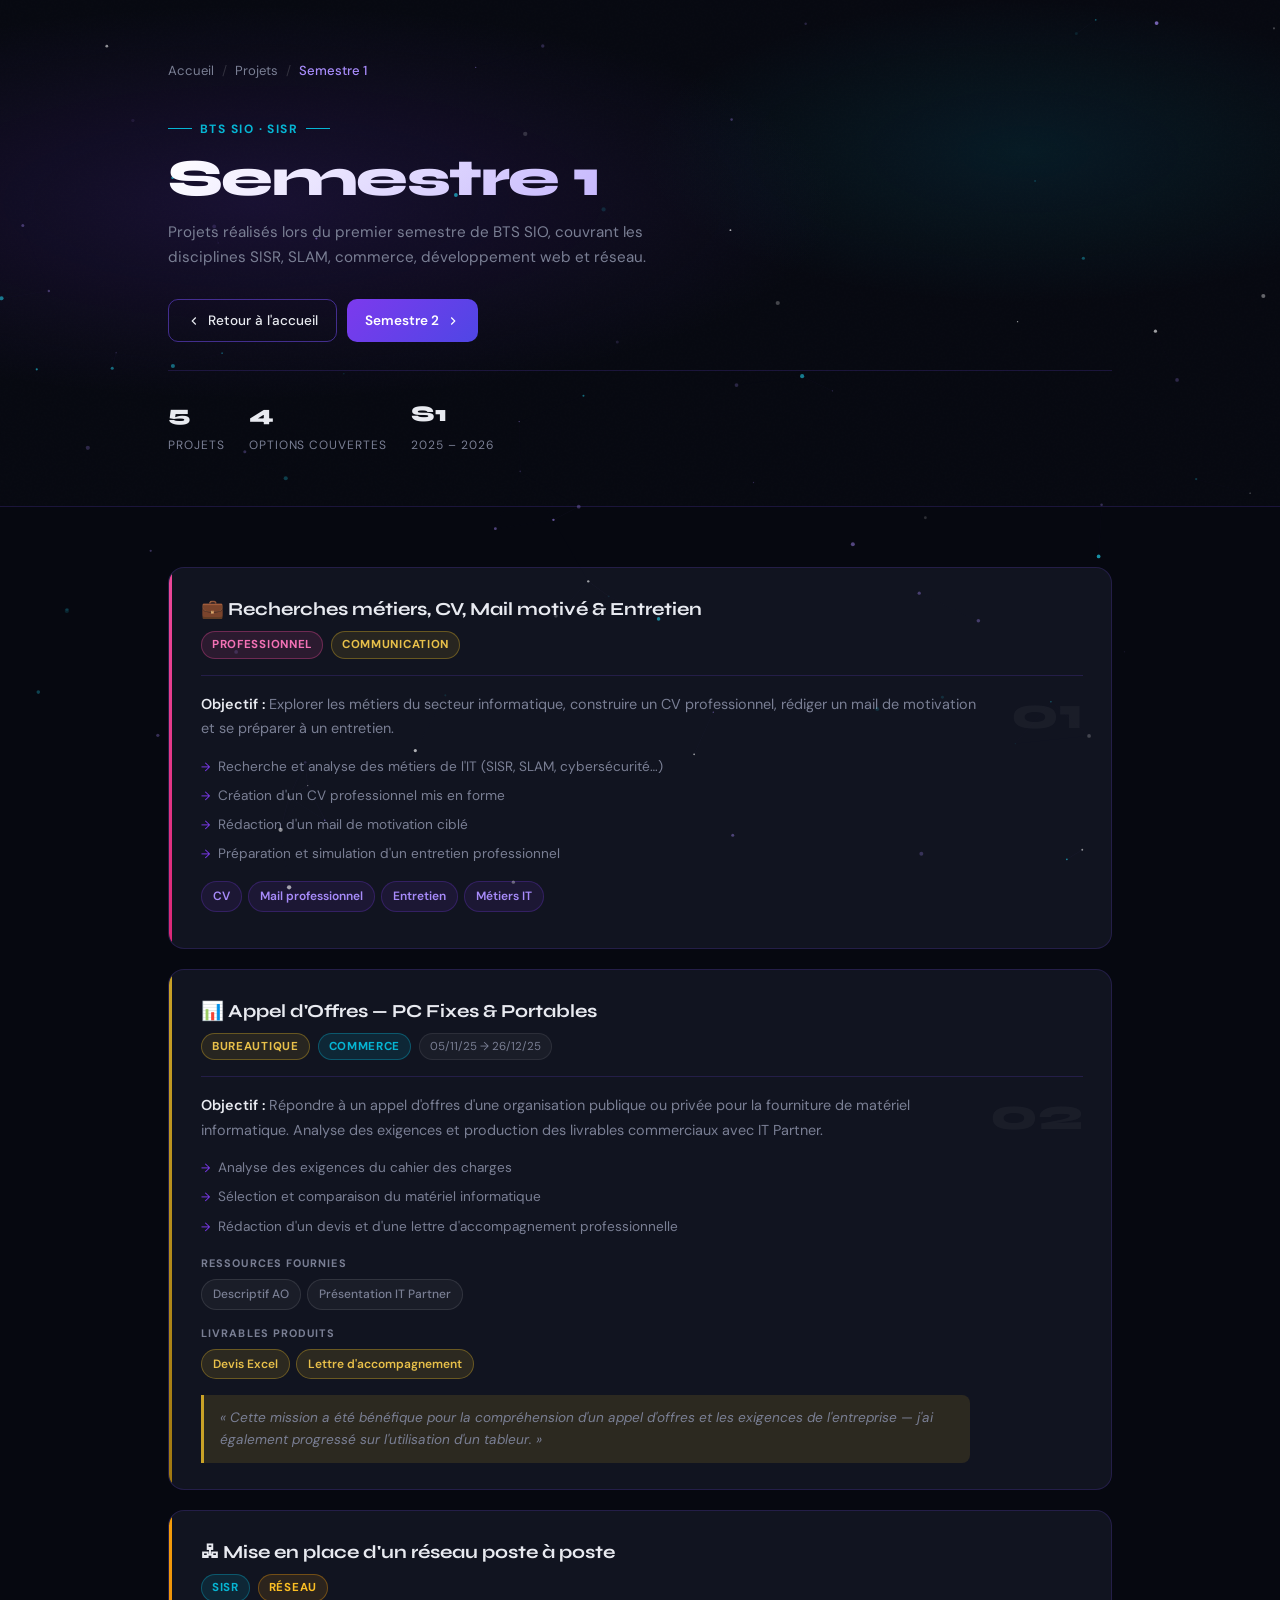
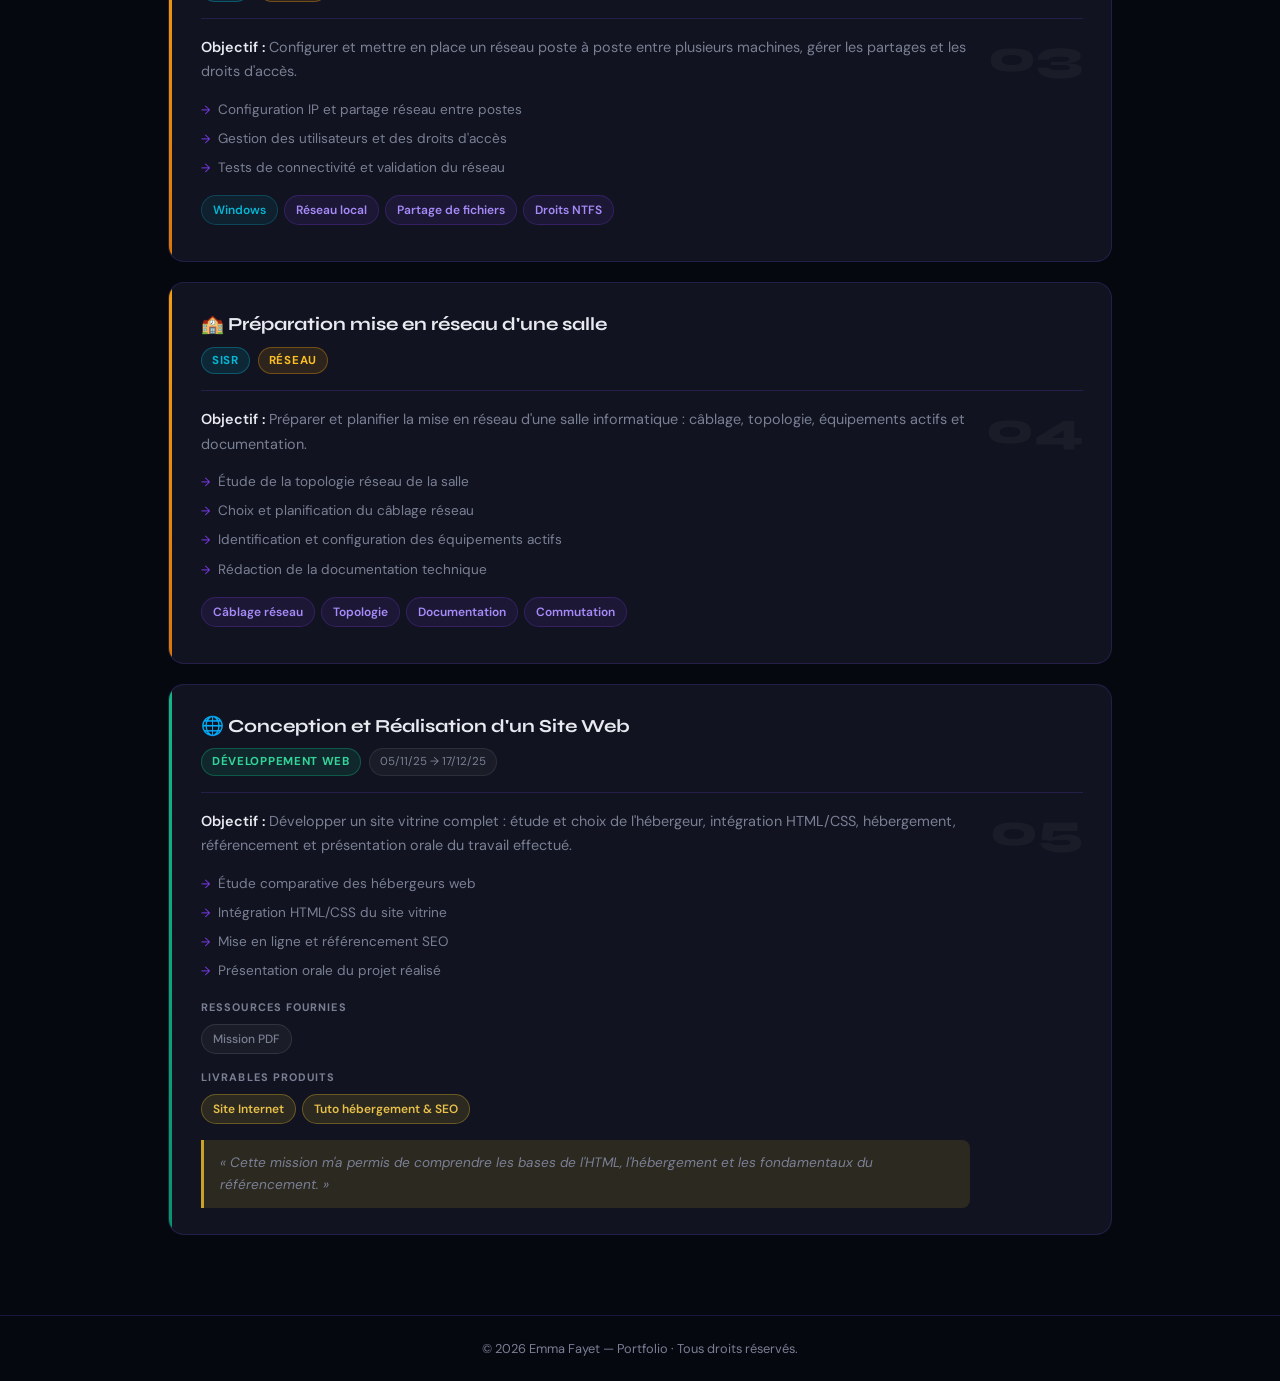
<file: semestre1.html>
<!DOCTYPE html>
<html lang="fr">
<head>
  <meta charset="UTF-8">
  <meta name="viewport" content="width=device-width, initial-scale=1">
  <title>Projets Semestre 1 — Emma Fayet</title>
  <link rel="preconnect" href="https://fonts.googleapis.com">
  <link rel="preconnect" href="https://fonts.gstatic.com" crossorigin>
  <link href="https://fonts.googleapis.com/css2?family=Syne:wght@400;600;700;800&family=DM+Sans:ital,wght@0,300;0,400;0,500;1,300&display=swap" rel="stylesheet">
  <style>
:root {
  --bg: #060810;
  --surface: #111420;
  --border: rgba(120, 80, 255, 0.18);
  --border-bright: rgba(120, 80, 255, 0.5);
  --text: #e8eaf0;
  --muted: #7a7f94;
  --brand: #7c3aed;
  --brand2: #06b6d4;
  --accent: #a78bfa;
  --gold: #c9a227;
  --gold-dim: rgba(201,162,39,0.15);
  --radius: 16px;
  --font-head: 'Syne', sans-serif;
  --font-body: 'DM Sans', sans-serif;
}

*, *::before, *::after { box-sizing: border-box; margin: 0; padding: 0; }
html { scroll-behavior: smooth; }

body {
  font-family: var(--font-body);
  background: var(--bg);
  color: var(--text);
  line-height: 1.7;
  min-height: 100vh;
}

a { color: inherit; text-decoration: none; }

.container { max-width: 1000px; margin: auto; padding: 0 28px; }

/* ── Header ── */
.page-header {
  position: relative;
  overflow: hidden;
  background:
    radial-gradient(ellipse 70% 60% at 20% 40%, rgba(124,58,237,0.15) 0%, transparent 65%),
    radial-gradient(ellipse 50% 50% at 80% 30%, rgba(6,182,212,0.10) 0%, transparent 60%),
    var(--bg);
  padding: 60px 0 50px;
  border-bottom: 1px solid var(--border);
}

.page-header::before {
  content: '';
  position: absolute;
  inset: 0;
  background-image: url("data:image/svg+xml,%3Csvg viewBox='0 0 256 256' xmlns='http://www.w3.org/2000/svg'%3E%3Cfilter id='n'%3E%3CfeTurbulence type='fractalNoise' baseFrequency='0.9' numOctaves='4' stitchTiles='stitch'/%3E%3C/filter%3E%3Crect width='100%25' height='100%25' filter='url(%23n)' opacity='0.04'/%3E%3C/svg%3E");
  pointer-events: none;
  opacity: 0.35;
}

.page-header-inner {
  position: relative;
  z-index: 1;
  max-width: 1000px;
  margin: auto;
  padding: 0 28px;
}

.breadcrumb {
  display: flex;
  align-items: center;
  gap: 8px;
  font-size: 0.82rem;
  color: var(--muted);
  margin-bottom: 28px;
}
.breadcrumb a { transition: color 0.2s; }
.breadcrumb a:hover { color: var(--accent); }
.breadcrumb .sep { color: rgba(255,255,255,0.15); }
.breadcrumb .current { color: var(--accent); font-weight: 500; }

.page-kicker {
  display: inline-flex;
  align-items: center;
  gap: 8px;
  font-size: 0.75rem;
  font-weight: 700;
  letter-spacing: 0.12em;
  text-transform: uppercase;
  color: var(--brand2);
  margin-bottom: 12px;
}
.page-kicker span { display: inline-block; width: 24px; height: 1px; background: var(--brand2); }

.page-title {
  font-family: var(--font-head);
  font-size: clamp(30px, 5vw, 52px);
  font-weight: 800;
  letter-spacing: -0.03em;
  line-height: 1.05;
  margin-bottom: 14px;
  background: linear-gradient(135deg, #fff 0%, #c4b5fd 50%, #67e8f9 100%);
  -webkit-background-clip: text;
  -webkit-text-fill-color: transparent;
  background-clip: text;
}

.page-desc {
  color: var(--muted);
  font-size: 0.95rem;
  max-width: 520px;
  margin-bottom: 28px;
}

.nav-btns { display: flex; gap: 10px; flex-wrap: wrap; }

.btn-back {
  display: inline-flex;
  align-items: center;
  gap: 7px;
  padding: 9px 18px;
  border-radius: 10px;
  background: transparent;
  border: 1px solid var(--border-bright);
  color: var(--text);
  font-size: 0.85rem;
  font-weight: 500;
  font-family: var(--font-body);
  transition: 0.2s;
}
.btn-back:hover { background: rgba(124,58,237,0.1); border-color: rgba(124,58,237,0.6); }

.btn-next {
  display: inline-flex;
  align-items: center;
  gap: 7px;
  padding: 9px 18px;
  border-radius: 10px;
  background: linear-gradient(135deg, var(--brand), #4f46e5);
  color: #fff;
  font-size: 0.85rem;
  font-weight: 600;
  font-family: var(--font-body);
  transition: 0.2s;
}
.btn-next:hover { transform: translateY(-2px); box-shadow: 0 8px 20px rgba(124,58,237,0.4); }

.page-stats {
  display: flex;
  gap: 24px;
  flex-wrap: wrap;
  margin-top: 28px;
  padding-top: 24px;
  border-top: 1px solid var(--border);
}
.stat { display: flex; flex-direction: column; gap: 2px; }
.stat-value { font-family: var(--font-head); font-size: 1.4rem; font-weight: 800; }
.stat-label { font-size: 0.75rem; color: var(--muted); text-transform: uppercase; letter-spacing: 0.08em; }

/* ── Projets ── */
.projects-section { padding: 60px 0 80px; }
.projects-list { display: flex; flex-direction: column; gap: 20px; }

.project-card {
  background: var(--surface);
  border: 1px solid var(--border);
  border-radius: var(--radius);
  overflow: hidden;
  transition: border-color 0.3s, transform 0.3s, box-shadow 0.3s;
  position: relative;
}
.project-card:hover {
  border-color: var(--border-bright);
  transform: translateY(-4px);
  box-shadow: 0 20px 50px rgba(0,0,0,0.5), 0 0 30px rgba(124,58,237,0.08);
}

.project-card::before {
  content: '';
  position: absolute;
  left: 0; top: 0; bottom: 0;
  width: 3px;
  border-radius: 3px 0 0 3px;
}
.project-card.slam::before    { background: linear-gradient(to bottom, #a855f7, #7c3aed); }
.project-card.sisr::before    { background: linear-gradient(to bottom, #06b6d4, #0284c7); }
.project-card.commerce::before{ background: linear-gradient(to bottom, #c9a227, #a07810); }
.project-card.web::before     { background: linear-gradient(to bottom, #10b981, #059669); }
.project-card.reseau::before  { background: linear-gradient(to bottom, #f59e0b, #d97706); }
.project-card.rh::before      { background: linear-gradient(to bottom, #ec4899, #db2777); }

.project-inner { padding: 26px 28px 26px 32px; }

.project-header {
  display: flex;
  align-items: flex-start;
  justify-content: space-between;
  gap: 16px;
  margin-bottom: 16px;
  flex-wrap: wrap;
}

.project-title-group { display: flex; flex-direction: column; gap: 6px; }

.project-title {
  font-family: var(--font-head);
  font-size: 1.15rem;
  font-weight: 700;
}

.project-meta-row {
  display: flex;
  align-items: center;
  gap: 8px;
  flex-wrap: wrap;
}

.project-option-badge {
  display: inline-flex;
  align-items: center;
  gap: 5px;
  padding: 3px 10px;
  border-radius: 20px;
  font-size: 0.72rem;
  font-weight: 700;
  letter-spacing: 0.06em;
  text-transform: uppercase;
  width: fit-content;
}
.badge-slam    { background: rgba(168,85,247,0.15); border: 1px solid rgba(168,85,247,0.4); color: #c084fc; }
.badge-sisr    { background: rgba(6,182,212,0.12);  border: 1px solid rgba(6,182,212,0.35);  color: var(--brand2); }
.badge-commerce{ background: rgba(201,162,39,0.12); border: 1px solid rgba(201,162,39,0.4);  color: #e8c04a; }
.badge-web     { background: rgba(16,185,129,0.12); border: 1px solid rgba(16,185,129,0.35); color: #34d399; }
.badge-reseau  { background: rgba(245,158,11,0.12); border: 1px solid rgba(245,158,11,0.35); color: #fbbf24; }
.badge-rh      { background: rgba(236,72,153,0.12); border: 1px solid rgba(236,72,153,0.35); color: #f472b6; }

.date-pill {
  display: inline-flex;
  align-items: center;
  gap: 5px;
  font-size: 0.72rem;
  color: var(--muted);
  background: rgba(255,255,255,0.04);
  border: 1px solid rgba(255,255,255,0.08);
  padding: 3px 10px;
  border-radius: 20px;
}

.project-divider { height: 1px; background: var(--border); margin: 16px 0; }

.project-body {
  display: grid;
  grid-template-columns: 1fr auto;
  gap: 20px;
  align-items: start;
}

.project-objective { font-size: 0.9rem; color: var(--muted); margin-bottom: 14px; }
.project-objective strong { color: var(--text); font-weight: 600; }

.project-tasks { list-style: none; display: flex; flex-direction: column; gap: 6px; margin-bottom: 16px; }
.project-tasks li { font-size: 0.85rem; color: var(--muted); display: flex; align-items: baseline; gap: 8px; }
.project-tasks li::before { content: '→'; color: var(--brand); font-size: 0.75rem; flex-shrink: 0; }

.resource-section { margin-top: 14px; }
.resource-label {
  font-size: 0.68rem;
  font-weight: 700;
  letter-spacing: 0.1em;
  text-transform: uppercase;
  color: var(--muted);
  margin-bottom: 7px;
}

.project-tags { display: flex; flex-wrap: wrap; gap: 6px; margin-bottom: 10px; }
.tag {
  padding: 4px 11px;
  border-radius: 20px;
  font-size: 0.75rem;
  font-weight: 600;
  background: rgba(124,58,237,0.1);
  border: 1px solid rgba(124,58,237,0.25);
  color: var(--accent);
}
.tag.tech { background: rgba(6,182,212,0.08); border-color: rgba(6,182,212,0.25); color: var(--brand2); }
.tag.resource {
  background: rgba(255,255,255,0.04);
  border-color: rgba(255,255,255,0.1);
  color: var(--muted);
  font-weight: 500;
}
.tag.livrable {
  background: var(--gold-dim);
  border-color: rgba(201,162,39,0.4);
  color: #e8c04a;
}

.project-quote {
  margin-top: 16px;
  padding: 12px 16px;
  border-left: 3px solid var(--gold);
  background: var(--gold-dim);
  border-radius: 0 8px 8px 0;
  font-size: 0.85rem;
  color: var(--muted);
  font-style: italic;
  line-height: 1.6;
}

.project-number {
  font-family: var(--font-head);
  font-size: 2.8rem;
  font-weight: 800;
  color: rgba(255,255,255,0.04);
  line-height: 1;
  flex-shrink: 0;
  user-select: none;
}

.reveal { opacity: 0; transform: translateY(20px); transition: opacity 0.55s ease, transform 0.55s ease; }
.reveal.visible { opacity: 1; transform: none; }

footer { border-top: 1px solid var(--border); padding: 22px 0; text-align: center; font-size: 0.8rem; color: var(--muted); }

@media (max-width: 600px) {
  .project-body { grid-template-columns: 1fr; }
  .project-number { display: none; }
  .page-stats { gap: 16px; }
}
  </style>
</head>
<body>

<div class="page-header">
  <div class="page-header-inner">
    <nav class="breadcrumb">
      <a href="index.html">Accueil</a>
      <span class="sep">/</span>
      <span>Projets</span>
      <span class="sep">/</span>
      <span class="current">Semestre 1</span>
    </nav>

    <div class="page-kicker"><span></span> BTS SIO · SISR <span></span></div>
    <h1 class="page-title">Semestre 1</h1>
    <p class="page-desc">Projets réalisés lors du premier semestre de BTS SIO, couvrant les disciplines SISR, SLAM, commerce, développement web et réseau.</p>

    <div class="nav-btns">
      <a href="index.html" class="btn-back">
        <svg width="14" height="14" viewBox="0 0 24 24" fill="none" stroke="currentColor" stroke-width="2"><polyline points="15 18 9 12 15 6"/></svg>
        Retour à l'accueil
      </a>
      <a href="semestre2.html" class="btn-next">
        Semestre 2
        <svg width="14" height="14" viewBox="0 0 24 24" fill="none" stroke="currentColor" stroke-width="2"><polyline points="9 18 15 12 9 6"/></svg>
      </a>
    </div>

    <div class="page-stats">
      <div class="stat"><span class="stat-value">5</span><span class="stat-label">Projets</span></div>
      <div class="stat"><span class="stat-value">4</span><span class="stat-label">Options couvertes</span></div>
      <div class="stat"><span class="stat-value">S1</span><span class="stat-label">2025 – 2026</span></div>
    </div>
  </div>
</div>

<section class="projects-section">
  <div class="container">
    <div class="projects-list">

      <!-- Projet 1 — Recherches métiers, CV, Mail motivé et entretien -->
      <div class="project-card rh reveal">
        <div class="project-inner">
          <div class="project-header">
            <div class="project-title-group">
              <div class="project-title">💼 Recherches métiers, CV, Mail motivé &amp; Entretien</div>
              <div class="project-meta-row">
                <span class="project-option-badge badge-rh">PROFESSIONNEL</span>
                <span class="project-option-badge badge-commerce">COMMUNICATION</span>
              </div>
            </div>
          </div>
          <div class="project-divider"></div>
          <div class="project-body">
            <div>
              <p class="project-objective"><strong>Objectif :</strong> Explorer les métiers du secteur informatique, construire un CV professionnel, rédiger un mail de motivation et se préparer à un entretien.</p>
              <ul class="project-tasks">
                <li>Recherche et analyse des métiers de l'IT (SISR, SLAM, cybersécurité…)</li>
                <li>Création d'un CV professionnel mis en forme</li>
                <li>Rédaction d'un mail de motivation ciblé</li>
                <li>Préparation et simulation d'un entretien professionnel</li>
              </ul>
              <div class="project-tags">
                <span class="tag">CV</span>
                <span class="tag">Mail professionnel</span>
                <span class="tag">Entretien</span>
                <span class="tag">Métiers IT</span>
              </div>
            </div>
            <div class="project-number">01</div>
          </div>
        </div>
      </div>

      <!-- Projet 2 — Appel d'Offres PC Fixes & Portables -->
      <div class="project-card commerce reveal">
        <div class="project-inner">
          <div class="project-header">
            <div class="project-title-group">
              <div class="project-title">📊 Appel d'Offres — PC Fixes &amp; Portables</div>
              <div class="project-meta-row">
                <span class="project-option-badge badge-commerce">BUREAUTIQUE</span>
                <span class="project-option-badge badge-sisr">COMMERCE</span>
                <span class="date-pill">05/11/25 → 26/12/25</span>
              </div>
            </div>
          </div>
          <div class="project-divider"></div>
          <div class="project-body">
            <div>
              <p class="project-objective"><strong>Objectif :</strong> Répondre à un appel d'offres d'une organisation publique ou privée pour la fourniture de matériel informatique. Analyse des exigences et production des livrables commerciaux avec IT Partner.</p>
              <ul class="project-tasks">
                <li>Analyse des exigences du cahier des charges</li>
                <li>Sélection et comparaison du matériel informatique</li>
                <li>Rédaction d'un devis et d'une lettre d'accompagnement professionnelle</li>
              </ul>

              <div class="resource-section">
                <div class="resource-label">Ressources fournies</div>
                <div class="project-tags">
                  <span class="tag resource">Descriptif AO</span>
                  <span class="tag resource">Présentation IT Partner</span>
                </div>
              </div>

              <div class="resource-section">
                <div class="resource-label">Livrables produits</div>
                <div class="project-tags">
                  <span class="tag livrable">Devis Excel</span>
                  <span class="tag livrable">Lettre d'accompagnement</span>
                </div>
              </div>

              <div class="project-quote">
                « Cette mission a été bénéfique pour la compréhension d'un appel d'offres et les exigences de l'entreprise — j'ai également progressé sur l'utilisation d'un tableur. »
              </div>
            </div>
            <div class="project-number">02</div>
          </div>
        </div>
      </div>

      <!-- Projet 3 — Mise en place d'un réseau poste à poste -->
      <div class="project-card reseau reveal">
        <div class="project-inner">
          <div class="project-header">
            <div class="project-title-group">
              <div class="project-title">🖧 Mise en place d'un réseau poste à poste</div>
              <div class="project-meta-row">
                <span class="project-option-badge badge-sisr">SISR</span>
                <span class="project-option-badge badge-reseau">RÉSEAU</span>
              </div>
            </div>
          </div>
          <div class="project-divider"></div>
          <div class="project-body">
            <div>
              <p class="project-objective"><strong>Objectif :</strong> Configurer et mettre en place un réseau poste à poste entre plusieurs machines, gérer les partages et les droits d'accès.</p>
              <ul class="project-tasks">
                <li>Configuration IP et partage réseau entre postes</li>
                <li>Gestion des utilisateurs et des droits d'accès</li>
                <li>Tests de connectivité et validation du réseau</li>
              </ul>
              <div class="project-tags">
                <span class="tag tech">Windows</span>
                <span class="tag">Réseau local</span>
                <span class="tag">Partage de fichiers</span>
                <span class="tag">Droits NTFS</span>
              </div>
            </div>
            <div class="project-number">03</div>
          </div>
        </div>
      </div>

      <!-- Projet 4 — Préparation mise en réseau d'une salle -->
      <div class="project-card reseau reveal">
        <div class="project-inner">
          <div class="project-header">
            <div class="project-title-group">
              <div class="project-title">🏫 Préparation mise en réseau d'une salle</div>
              <div class="project-meta-row">
                <span class="project-option-badge badge-sisr">SISR</span>
                <span class="project-option-badge badge-reseau">RÉSEAU</span>
              </div>
            </div>
          </div>
          <div class="project-divider"></div>
          <div class="project-body">
            <div>
              <p class="project-objective"><strong>Objectif :</strong> Préparer et planifier la mise en réseau d'une salle informatique : câblage, topologie, équipements actifs et documentation.</p>
              <ul class="project-tasks">
                <li>Étude de la topologie réseau de la salle</li>
                <li>Choix et planification du câblage réseau</li>
                <li>Identification et configuration des équipements actifs</li>
                <li>Rédaction de la documentation technique</li>
              </ul>
              <div class="project-tags">
                <span class="tag">Câblage réseau</span>
                <span class="tag">Topologie</span>
                <span class="tag">Documentation</span>
                <span class="tag">Commutation</span>
              </div>
            </div>
            <div class="project-number">04</div>
          </div>
        </div>
      </div>

      <!-- Projet 5 — Conception et Réalisation d'un Site Web -->
      <div class="project-card web reveal">
        <div class="project-inner">
          <div class="project-header">
            <div class="project-title-group">
              <div class="project-title">🌐 Conception et Réalisation d'un Site Web</div>
              <div class="project-meta-row">
                <span class="project-option-badge badge-web">DÉVELOPPEMENT WEB</span>
                <span class="date-pill">05/11/25 → 17/12/25</span>
              </div>
            </div>
          </div>
          <div class="project-divider"></div>
          <div class="project-body">
            <div>
              <p class="project-objective"><strong>Objectif :</strong> Développer un site vitrine complet : étude et choix de l'hébergeur, intégration HTML/CSS, hébergement, référencement et présentation orale du travail effectué.</p>
              <ul class="project-tasks">
                <li>Étude comparative des hébergeurs web</li>
                <li>Intégration HTML/CSS du site vitrine</li>
                <li>Mise en ligne et référencement SEO</li>
                <li>Présentation orale du projet réalisé</li>
              </ul>

              <div class="resource-section">
                <div class="resource-label">Ressources fournies</div>
                <div class="project-tags">
                  <span class="tag resource">Mission PDF</span>
                </div>
              </div>

              <div class="resource-section">
                <div class="resource-label">Livrables produits</div>
                <div class="project-tags">
                  <span class="tag livrable">Site Internet</span>
                  <span class="tag livrable">Tuto hébergement &amp; SEO</span>
                </div>
              </div>

              <div class="project-quote">
                « Cette mission m'a permis de comprendre les bases de l'HTML, l'hébergement et les fondamentaux du référencement. »
              </div>
            </div>
            <div class="project-number">05</div>
          </div>
        </div>
      </div>

    </div>
  </div>
</section>

<footer>
  <div class="container">© <span id="year"></span> Emma Fayet — Portfolio · Tous droits réservés.</div>
</footer>

<script>
document.getElementById('year').textContent = new Date().getFullYear();

const io = new IntersectionObserver((entries) => {
  entries.forEach((e, i) => {
    if (e.isIntersecting) {
      e.target.style.transitionDelay = `${i * 80}ms`;
      e.target.classList.add('visible');
      io.unobserve(e.target);
    }
  });
}, { threshold: 0.1 });

document.querySelectorAll('.reveal').forEach(el => io.observe(el));
</script>
  <canvas id="bg-particles" style="position:fixed;inset:0;pointer-events:none;z-index:0;"></canvas>

<script>
(function(){
  const canvas = document.getElementById('bg-particles');
  const ctx = canvas.getContext('2d');
  let W, H, particles = [];
  const COUNT = 90;
  const COLORS = ['rgba(167,139,250,','rgba(34,211,238,','rgba(255,255,255,'];
  function rand(a,b){return Math.random()*(b-a)+a;}
  function resize(){W=canvas.width=window.innerWidth;H=canvas.height=window.innerHeight;}
  function create(){return{x:rand(0,W),y:rand(0,H),r:rand(0.6,2.2),vx:rand(-0.18,0.18),vy:rand(-0.18,0.18),alpha:rand(0.15,0.7),dalpha:rand(0.003,0.008)*(Math.random()<0.5?1:-1),color:COLORS[Math.floor(Math.random()*COLORS.length)]};}
  function connections(){for(let i=0;i<particles.length;i++){for(let j=i+1;j<particles.length;j++){const dx=particles[i].x-particles[j].x,dy=particles[i].y-particles[j].y,d=Math.sqrt(dx*dx+dy*dy);if(d<90){ctx.beginPath();ctx.strokeStyle=`rgba(167,139,250,${(1-d/90)*0.08})`;ctx.lineWidth=0.5;ctx.moveTo(particles[i].x,particles[i].y);ctx.lineTo(particles[j].x,particles[j].y);ctx.stroke();}}}}
  function loop(){ctx.clearRect(0,0,W,H);connections();for(const p of particles){p.x+=p.vx;p.y+=p.vy;p.alpha+=p.dalpha;if(p.alpha>0.7||p.alpha<0.1)p.dalpha*=-1;if(p.x<-5)p.x=W+5;if(p.x>W+5)p.x=-5;if(p.y<-5)p.y=H+5;if(p.y>H+5)p.y=-5;ctx.beginPath();ctx.arc(p.x,p.y,p.r,0,Math.PI*2);ctx.fillStyle=p.color+p.alpha+')';ctx.fill();}requestAnimationFrame(loop);}
  resize();particles=Array.from({length:COUNT},create);loop();
  window.addEventListener('resize',resize);
})();
</script>

</body>
</html>
</file>
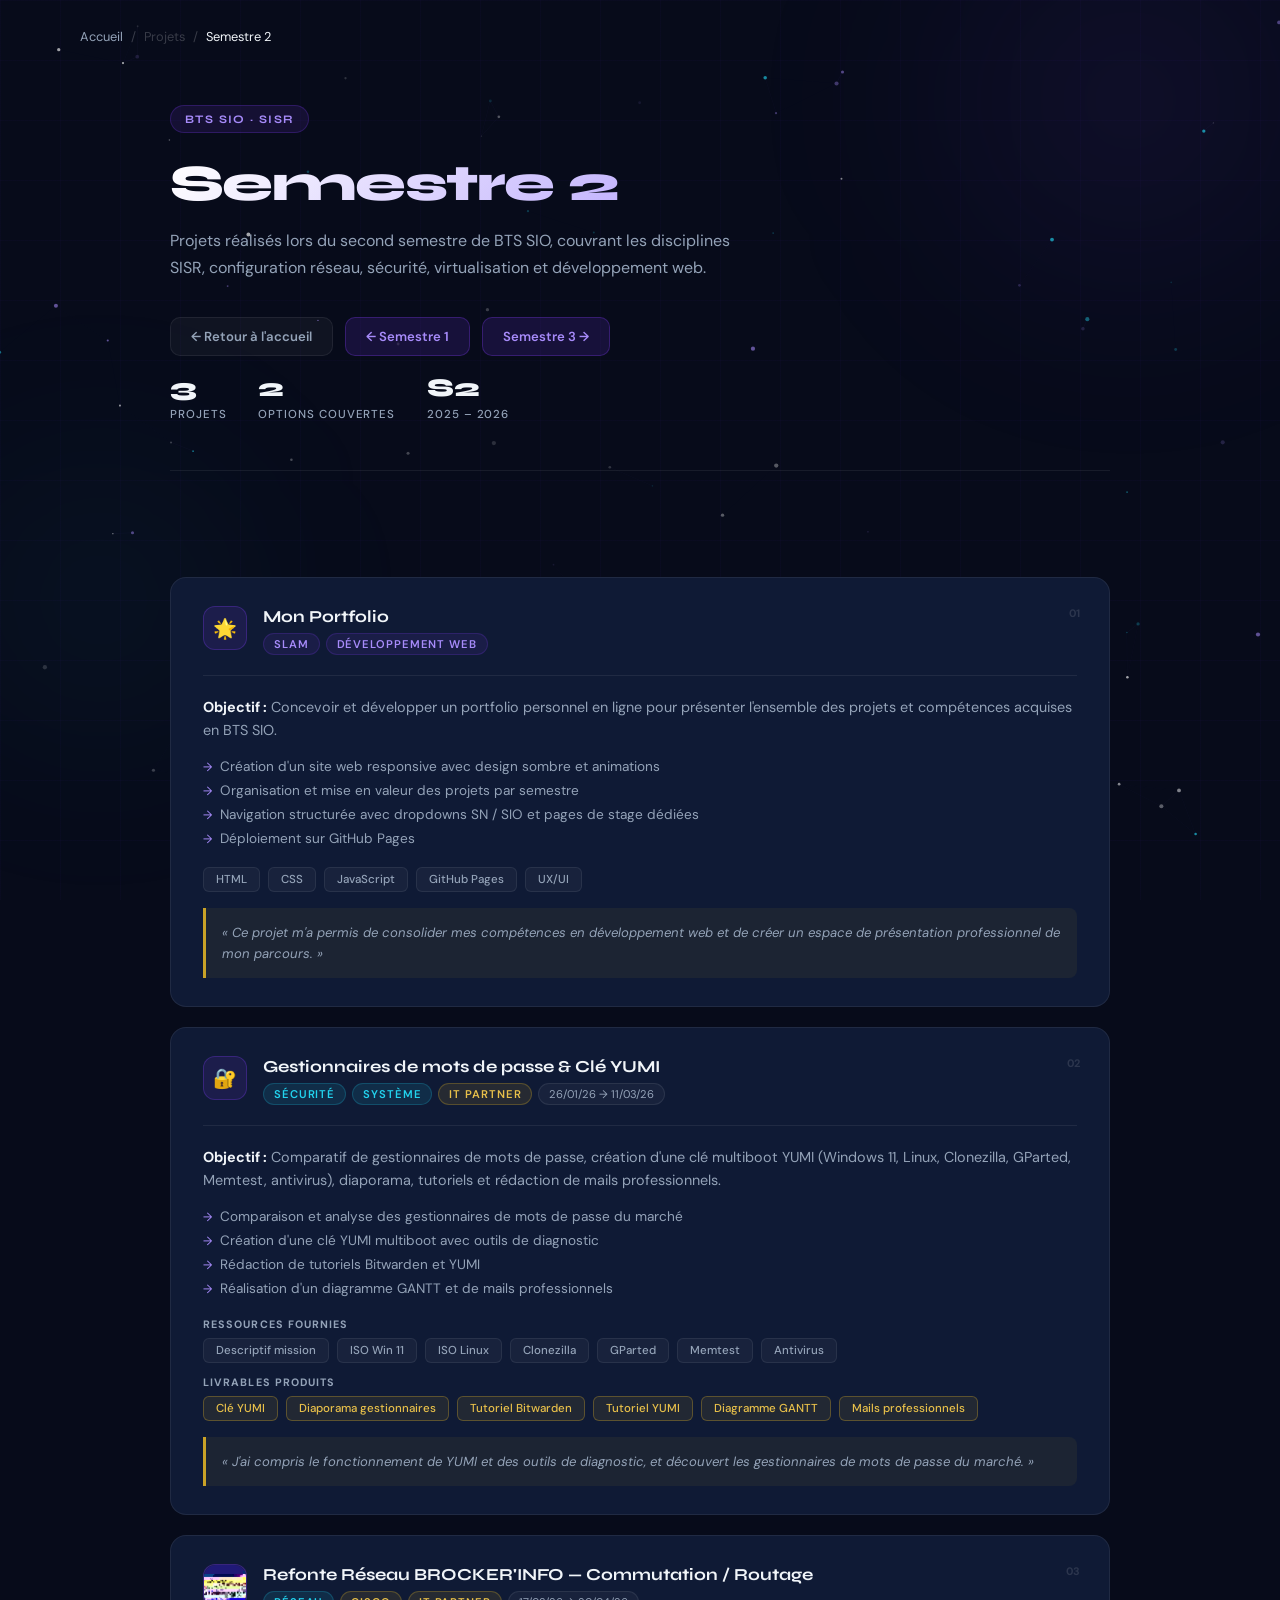
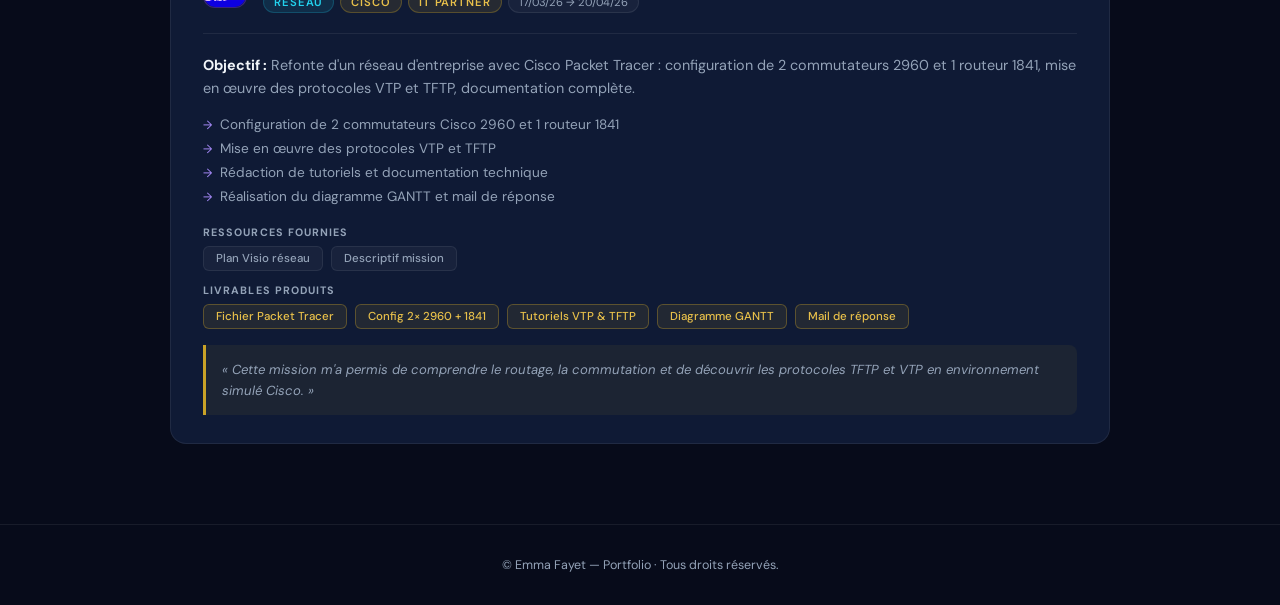
<file: semestre2.html>
<!DOCTYPE html>
<html lang="fr">
<head>
  <meta charset="UTF-8">
  <meta name="viewport" content="width=device-width, initial-scale=1.0">
  <title>Projets Semestre 2 — Emma Fayet</title>
  <link rel="preconnect" href="https://fonts.googleapis.com">
  <link rel="preconnect" href="https://fonts.gstatic.com" crossorigin>
  <link href="https://fonts.googleapis.com/css2?family=Syne:wght@400;600;700;800&family=DM+Sans:ital,wght@0,300;0,400;0,500;1,300&display=swap" rel="stylesheet">
  <style>
    *, *::before, *::after { box-sizing: border-box; margin: 0; padding: 0; }

    :root {
      --bg: #070b1a;
      --bg2: #0c1328;
      --card: #0f1a35;
      --card-hover: #132040;
      --border: rgba(255,255,255,0.07);
      --border-accent: rgba(124,58,237,0.3);
      --purple: #7c3aed;
      --purple-light: #a78bfa;
      --cyan: #22d3ee;
      --green: #10b981;
      --gold: #c9a227;
      --gold-light: #e8c04a;
      --text: #f1f5f9;
      --muted: #94a3b8;
      --tag-bg: rgba(124,58,237,0.12);
      --font-head: 'Syne', sans-serif;
      --font-body: 'DM Sans', sans-serif;
    }

    html { scroll-behavior: smooth; }

    body {
      background: var(--bg);
      color: var(--text);
      font-family: var(--font-body);
      min-height: 100vh;
      overflow-x: hidden;
    }

    body::before {
      content: '';
      position: fixed;
      inset: 0;
      background-image:
        linear-gradient(rgba(124,58,237,0.03) 1px, transparent 1px),
        linear-gradient(90deg, rgba(124,58,237,0.03) 1px, transparent 1px);
      background-size: 60px 60px;
      pointer-events: none;
      z-index: 0;
    }

    .blob { position: fixed; border-radius: 50%; filter: blur(100px); pointer-events: none; z-index: 0; }
    .blob-1 { width: 500px; height: 500px; background: radial-gradient(circle, rgba(124,58,237,0.12) 0%, transparent 70%); top: -150px; right: -100px; }
    .blob-2 { width: 400px; height: 400px; background: radial-gradient(circle, rgba(34,211,238,0.07) 0%, transparent 70%); bottom: 100px; left: -100px; }

    .breadcrumb {
      position: relative; z-index: 10;
      padding: 28px 80px 0;
      display: flex; align-items: center; gap: 8px;
      font-size: 0.8rem; color: var(--muted);
    }
    .breadcrumb a { color: var(--muted); text-decoration: none; transition: color 0.2s; }
    .breadcrumb a:hover { color: var(--purple-light); }
    .breadcrumb span { color: rgba(255,255,255,0.2); }
    .breadcrumb .current { color: var(--text); }

    .hero {
      position: relative; z-index: 10;
      padding: 60px 80px 50px;
      max-width: 1100px; margin: 0 auto;
    }

    .hero-label {
      display: inline-flex; align-items: center; gap: 8px;
      font-size: 0.72rem; font-weight: 700; letter-spacing: 0.12em; text-transform: uppercase;
      color: var(--purple-light);
      background: var(--tag-bg);
      border: 1px solid rgba(124,58,237,0.25);
      padding: 6px 14px; border-radius: 100px;
      margin-bottom: 24px;
      font-family: var(--font-head);
    }

    .hero h1 {
      font-family: var(--font-head);
      font-size: clamp(2.2rem, 5vw, 3.2rem); font-weight: 800;
      line-height: 1.05; letter-spacing: -0.03em; margin-bottom: 16px;
      background: linear-gradient(135deg, #fff 0%, #c4b5fd 50%, #67e8f9 100%);
      -webkit-background-clip: text;
      -webkit-text-fill-color: transparent;
      background-clip: text;
    }

    .hero-desc { color: var(--muted); font-size: 1rem; line-height: 1.7; max-width: 560px; margin-bottom: 36px; }

    .nav-btns { display: flex; gap: 12px; flex-wrap: wrap; margin-bottom: 16px; }

    .btn {
      display: inline-flex; align-items: center; gap: 7px;
      padding: 10px 20px; border-radius: 10px;
      font-size: 0.82rem; font-weight: 600;
      font-family: var(--font-body);
      text-decoration: none; transition: all 0.2s ease;
      border: 1px solid transparent;
    }
    .btn-primary { background: rgba(124,58,237,0.15); color: var(--purple-light); border-color: rgba(124,58,237,0.3); }
    .btn-primary:hover { background: rgba(124,58,237,0.25); border-color: rgba(124,58,237,0.5); transform: translateY(-2px); }
    .btn-ghost { background: rgba(255,255,255,0.04); color: var(--muted); border-color: var(--border); }
    .btn-ghost:hover { background: rgba(255,255,255,0.08); color: var(--text); transform: translateY(-2px); }

    .stats {
      display: flex; gap: 32px; flex-wrap: wrap;
      padding-bottom: 48px;
      border-bottom: 1px solid var(--border);
      margin-bottom: 56px;
    }
    .stat { display: flex; flex-direction: column; gap: 4px; }
    .stat-value { font-family: var(--font-head); font-size: 1.6rem; font-weight: 800; color: var(--text); letter-spacing: -0.02em; }
    .stat-label { font-size: 0.72rem; color: var(--muted); text-transform: uppercase; letter-spacing: 0.08em; font-weight: 500; }

    .main { position: relative; z-index: 10; max-width: 1100px; margin: 0 auto; padding: 0 80px 80px; }
    .projects-grid { display: grid; gap: 20px; }

    .project-card {
      background: var(--card);
      border: 1px solid var(--border);
      border-radius: 16px;
      padding: 28px 32px;
      transition: all 0.3s ease;
      position: relative; overflow: hidden;
      animation: fadeUp 0.5s ease both;
    }
    .project-card::before {
      content: '';
      position: absolute; inset: 0;
      background: linear-gradient(135deg, rgba(124,58,237,0.04) 0%, transparent 60%);
      opacity: 0; transition: opacity 0.3s;
    }
    .project-card:hover { border-color: rgba(124,58,237,0.25); background: var(--card-hover); transform: translateY(-4px); box-shadow: 0 20px 60px rgba(0,0,0,0.35), 0 0 0 1px rgba(124,58,237,0.1); }
    .project-card:hover::before { opacity: 1; }

    .project-card:nth-child(1) { animation-delay: 0.05s; }
    .project-card:nth-child(2) { animation-delay: 0.12s; }
    .project-card:nth-child(3) { animation-delay: 0.19s; }

    .card-num { position: absolute; top: 28px; right: 28px; font-size: 0.68rem; font-weight: 700; color: rgba(255,255,255,0.12); letter-spacing: 0.05em; }

    .card-header { display: flex; align-items: flex-start; gap: 16px; margin-bottom: 20px; }

    .card-icon {
      width: 44px; height: 44px; border-radius: 12px;
      background: var(--tag-bg); border: 1px solid var(--border-accent);
      display: flex; align-items: center; justify-content: center;
      font-size: 1.2rem; flex-shrink: 0;
    }

    .card-title-block h3 { font-family: var(--font-head); font-size: 1.05rem; font-weight: 700; color: var(--text); margin-bottom: 6px; }

    .card-badges { display: flex; align-items: center; gap: 6px; flex-wrap: wrap; }

    .card-option {
      display: inline-flex; align-items: center; gap: 5px;
      font-size: 0.7rem; font-weight: 600; letter-spacing: 0.08em; text-transform: uppercase;
      padding: 3px 10px; border-radius: 100px;
    }
    .option-sisr { background: rgba(34,211,238,0.1); color: var(--cyan); border: 1px solid rgba(34,211,238,0.2); }
    .option-slam { background: rgba(124,58,237,0.1); color: var(--purple-light); border: 1px solid rgba(124,58,237,0.2); }
    .option-gold { background: rgba(201,162,39,0.12); color: var(--gold-light); border: 1px solid rgba(201,162,39,0.3); }

    .date-pill {
      font-size: 0.7rem; color: var(--muted);
      background: rgba(255,255,255,0.04);
      border: 1px solid rgba(255,255,255,0.08);
      padding: 3px 10px; border-radius: 100px;
    }

    .card-body { border-top: 1px solid var(--border); padding-top: 20px; }

    .card-objective { font-size: 0.9rem; color: var(--muted); line-height: 1.6; margin-bottom: 16px; }
    .card-objective strong { color: var(--text); }

    .card-list { list-style: none; display: flex; flex-direction: column; gap: 7px; margin-bottom: 20px; }
    .card-list li { font-size: 0.85rem; color: var(--muted); display: flex; align-items: baseline; gap: 8px; }
    .card-list li::before { content: '→'; color: var(--purple-light); font-size: 0.75rem; flex-shrink: 0; }

    .resource-block { margin-bottom: 12px; }
    .resource-label { font-size: 0.67rem; font-weight: 700; letter-spacing: 0.1em; text-transform: uppercase; color: var(--muted); margin-bottom: 7px; }

    .tags { display: flex; flex-wrap: wrap; gap: 8px; }
    .tag { font-size: 0.72rem; font-weight: 500; padding: 4px 12px; border-radius: 6px; background: rgba(255,255,255,0.04); border: 1px solid var(--border); color: var(--muted); transition: all 0.2s; }
    .project-card:hover .tag { border-color: rgba(124,58,237,0.2); color: var(--purple-light); background: var(--tag-bg); }
    .tag.livrable { background: rgba(201,162,39,0.1); border-color: rgba(201,162,39,0.35); color: var(--gold-light); }
    .project-card:hover .tag.livrable { background: rgba(201,162,39,0.15); border-color: rgba(201,162,39,0.5); color: var(--gold-light); }

    .card-note {
      margin-top: 16px; padding: 14px 16px;
      background: rgba(201,162,39,0.07);
      border-left: 3px solid var(--gold);
      border-radius: 0 8px 8px 0;
      font-size: 0.82rem; color: var(--muted); line-height: 1.6; font-style: italic;
    }
    .card-note strong { color: var(--gold-light); font-style: normal; }

    footer { position: relative; z-index: 10; text-align: center; padding: 32px 80px; border-top: 1px solid var(--border); color: var(--muted); font-size: 0.78rem; }

    @keyframes fadeUp {
      from { opacity: 0; transform: translateY(24px); }
      to   { opacity: 1; transform: translateY(0); }
    }

    @media (max-width: 768px) {
      .breadcrumb, .hero, .main { padding-left: 24px; padding-right: 24px; }
      .hero { padding-top: 36px; }
      .stats { gap: 20px; }
    }
  </style>
</head>
<body>

  <div class="blob blob-1"></div>
  <div class="blob blob-2"></div>

  <nav class="breadcrumb">
    <a href="index.html">Accueil</a>
    <span>/</span>
    <span>Projets</span>
    <span>/</span>
    <span class="current">Semestre 2</span>
  </nav>

  <header class="hero">
    <div class="hero-label">BTS SIO · SISR</div>
    <h1>Semestre 2</h1>
    <p class="hero-desc">
      Projets réalisés lors du second semestre de BTS SIO, couvrant les disciplines SISR, configuration réseau, sécurité, virtualisation et développement web.
    </p>

    <div class="nav-btns">
      <a href="index.html" class="btn btn-ghost">← Retour à l'accueil</a>
      <a href="semestre1.html" class="btn btn-primary">← Semestre 1</a>
      <a href="semestre3.html" class="btn btn-primary">Semestre 3 →</a>
    </div>

    <div class="stats">
      <div class="stat"><span class="stat-value">3</span><span class="stat-label">Projets</span></div>
      <div class="stat"><span class="stat-value">2</span><span class="stat-label">Options couvertes</span></div>
      <div class="stat"><span class="stat-value">S2</span><span class="stat-label">2025 – 2026</span></div>
    </div>
  </header>

  <main class="main">
    <div class="projects-grid">

      <!-- 01 — Mon Portfolio -->
      <article class="project-card">
        <span class="card-num">01</span>
        <div class="card-header">
          <div class="card-icon">🌟</div>
          <div class="card-title-block">
            <h3>Mon Portfolio</h3>
            <div class="card-badges">
              <span class="card-option option-slam">SLAM</span>
              <span class="card-option option-slam">DÉVELOPPEMENT WEB</span>
            </div>
          </div>
        </div>
        <div class="card-body">
          <p class="card-objective">
            <strong>Objectif :</strong> Concevoir et développer un portfolio personnel en ligne pour présenter l'ensemble des projets et compétences acquises en BTS SIO.
          </p>
          <ul class="card-list">
            <li>Création d'un site web responsive avec design sombre et animations</li>
            <li>Organisation et mise en valeur des projets par semestre</li>
            <li>Navigation structurée avec dropdowns SN / SIO et pages de stage dédiées</li>
            <li>Déploiement sur GitHub Pages</li>
          </ul>
          <div class="tags">
            <span class="tag">HTML</span>
            <span class="tag">CSS</span>
            <span class="tag">JavaScript</span>
            <span class="tag">GitHub Pages</span>
            <span class="tag">UX/UI</span>
          </div>
          <div class="card-note">
            « Ce projet m'a permis de consolider mes compétences en développement web et de créer un espace de présentation professionnel de mon parcours. »
          </div>
        </div>
      </article>

      <!-- 02 — Gestionnaires de mots de passe & Clé YUMI -->
      <article class="project-card">
        <span class="card-num">02</span>
        <div class="card-header">
          <div class="card-icon">🔐</div>
          <div class="card-title-block">
            <h3>Gestionnaires de mots de passe &amp; Clé YUMI</h3>
            <div class="card-badges">
              <span class="card-option option-sisr">SÉCURITÉ</span>
              <span class="card-option option-sisr">SYSTÈME</span>
              <span class="card-option option-gold">IT PARTNER</span>
              <span class="date-pill">26/01/26 → 11/03/26</span>
            </div>
          </div>
        </div>
        <div class="card-body">
          <p class="card-objective">
            <strong>Objectif :</strong> Comparatif de gestionnaires de mots de passe, création d'une clé multiboot YUMI (Windows 11, Linux, Clonezilla, GParted, Memtest, antivirus), diaporama, tutoriels et rédaction de mails professionnels.
          </p>
          <ul class="card-list">
            <li>Comparaison et analyse des gestionnaires de mots de passe du marché</li>
            <li>Création d'une clé YUMI multiboot avec outils de diagnostic</li>
            <li>Rédaction de tutoriels Bitwarden et YUMI</li>
            <li>Réalisation d'un diagramme GANTT et de mails professionnels</li>
          </ul>

          <div class="resource-block">
            <div class="resource-label">Ressources fournies</div>
            <div class="tags">
              <span class="tag">Descriptif mission</span>
              <span class="tag">ISO Win 11</span>
              <span class="tag">ISO Linux</span>
              <span class="tag">Clonezilla</span>
              <span class="tag">GParted</span>
              <span class="tag">Memtest</span>
              <span class="tag">Antivirus</span>
            </div>
          </div>

          <div class="resource-block">
            <div class="resource-label">Livrables produits</div>
            <div class="tags">
              <span class="tag livrable">Clé YUMI</span>
              <span class="tag livrable">Diaporama gestionnaires</span>
              <span class="tag livrable">Tutoriel Bitwarden</span>
              <span class="tag livrable">Tutoriel YUMI</span>
              <span class="tag livrable">Diagramme GANTT</span>
              <span class="tag livrable">Mails professionnels</span>
            </div>
          </div>

          <div class="card-note">
            « J'ai compris le fonctionnement de YUMI et des outils de diagnostic, et découvert les gestionnaires de mots de passe du marché. »
          </div>
        </div>
      </article>

      <!-- 03 — Refonte Réseau BROCKER'INFO -->
      <article class="project-card">
        <span class="card-num">03</span>
        <div class="card-header">
          <div class="card-icon" style="padding:0;overflow:hidden;border-radius:12px;"><img src="[data-uri]" style="width:100%;height:100%;object-fit:cover;border-radius:12px;" alt="Cisco" /></div>
          <div class="card-title-block">
            <h3>Refonte Réseau BROCKER'INFO — Commutation / Routage</h3>
            <div class="card-badges">
              <span class="card-option option-sisr">RÉSEAU</span>
              <span class="card-option option-gold">CISCO</span>
              <span class="card-option option-gold">IT PARTNER</span>
              <span class="date-pill">17/03/26 → 20/04/26</span>
            </div>
          </div>
        </div>
        <div class="card-body">
          <p class="card-objective">
            <strong>Objectif :</strong> Refonte d'un réseau d'entreprise avec Cisco Packet Tracer : configuration de 2 commutateurs 2960 et 1 routeur 1841, mise en œuvre des protocoles VTP et TFTP, documentation complète.
          </p>
          <ul class="card-list">
            <li>Configuration de 2 commutateurs Cisco 2960 et 1 routeur 1841</li>
            <li>Mise en œuvre des protocoles VTP et TFTP</li>
            <li>Rédaction de tutoriels et documentation technique</li>
            <li>Réalisation du diagramme GANTT et mail de réponse</li>
          </ul>

          <div class="resource-block">
            <div class="resource-label">Ressources fournies</div>
            <div class="tags">
              <span class="tag">Plan Visio réseau</span>
              <span class="tag">Descriptif mission</span>
            </div>
          </div>

          <div class="resource-block">
            <div class="resource-label">Livrables produits</div>
            <div class="tags">
              <span class="tag livrable">Fichier Packet Tracer</span>
              <span class="tag livrable">Config 2× 2960 + 1841</span>
              <span class="tag livrable">Tutoriels VTP &amp; TFTP</span>
              <span class="tag livrable">Diagramme GANTT</span>
              <span class="tag livrable">Mail de réponse</span>
            </div>
          </div>

          <div class="card-note">
            « Cette mission m'a permis de comprendre le routage, la commutation et de découvrir les protocoles TFTP et VTP en environnement simulé Cisco. »
          </div>
        </div>
      </article>

    </div>
  </main>

  <footer>
    © Emma Fayet — Portfolio · Tous droits réservés.
  </footer>
  <canvas id="bg-particles" style="position:fixed;inset:0;pointer-events:none;z-index:0;"></canvas>

<script>
(function(){
  const canvas = document.getElementById('bg-particles');
  const ctx = canvas.getContext('2d');
  let W, H, particles = [];
  const COUNT = 90;
  const COLORS = ['rgba(167,139,250,','rgba(34,211,238,','rgba(255,255,255,'];
  function rand(a,b){return Math.random()*(b-a)+a;}
  function resize(){W=canvas.width=window.innerWidth;H=canvas.height=window.innerHeight;}
  function create(){return{x:rand(0,W),y:rand(0,H),r:rand(0.6,2.2),vx:rand(-0.18,0.18),vy:rand(-0.18,0.18),alpha:rand(0.15,0.7),dalpha:rand(0.003,0.008)*(Math.random()<0.5?1:-1),color:COLORS[Math.floor(Math.random()*COLORS.length)]};}
  function connections(){for(let i=0;i<particles.length;i++){for(let j=i+1;j<particles.length;j++){const dx=particles[i].x-particles[j].x,dy=particles[i].y-particles[j].y,d=Math.sqrt(dx*dx+dy*dy);if(d<90){ctx.beginPath();ctx.strokeStyle=`rgba(167,139,250,${(1-d/90)*0.08})`;ctx.lineWidth=0.5;ctx.moveTo(particles[i].x,particles[i].y);ctx.lineTo(particles[j].x,particles[j].y);ctx.stroke();}}}}
  function loop(){ctx.clearRect(0,0,W,H);connections();for(const p of particles){p.x+=p.vx;p.y+=p.vy;p.alpha+=p.dalpha;if(p.alpha>0.7||p.alpha<0.1)p.dalpha*=-1;if(p.x<-5)p.x=W+5;if(p.x>W+5)p.x=-5;if(p.y<-5)p.y=H+5;if(p.y>H+5)p.y=-5;ctx.beginPath();ctx.arc(p.x,p.y,p.r,0,Math.PI*2);ctx.fillStyle=p.color+p.alpha+')';ctx.fill();}requestAnimationFrame(loop);}
  resize();particles=Array.from({length:COUNT},create);loop();
  window.addEventListener('resize',resize);
})();
</script>

</body>
</html>
</file>
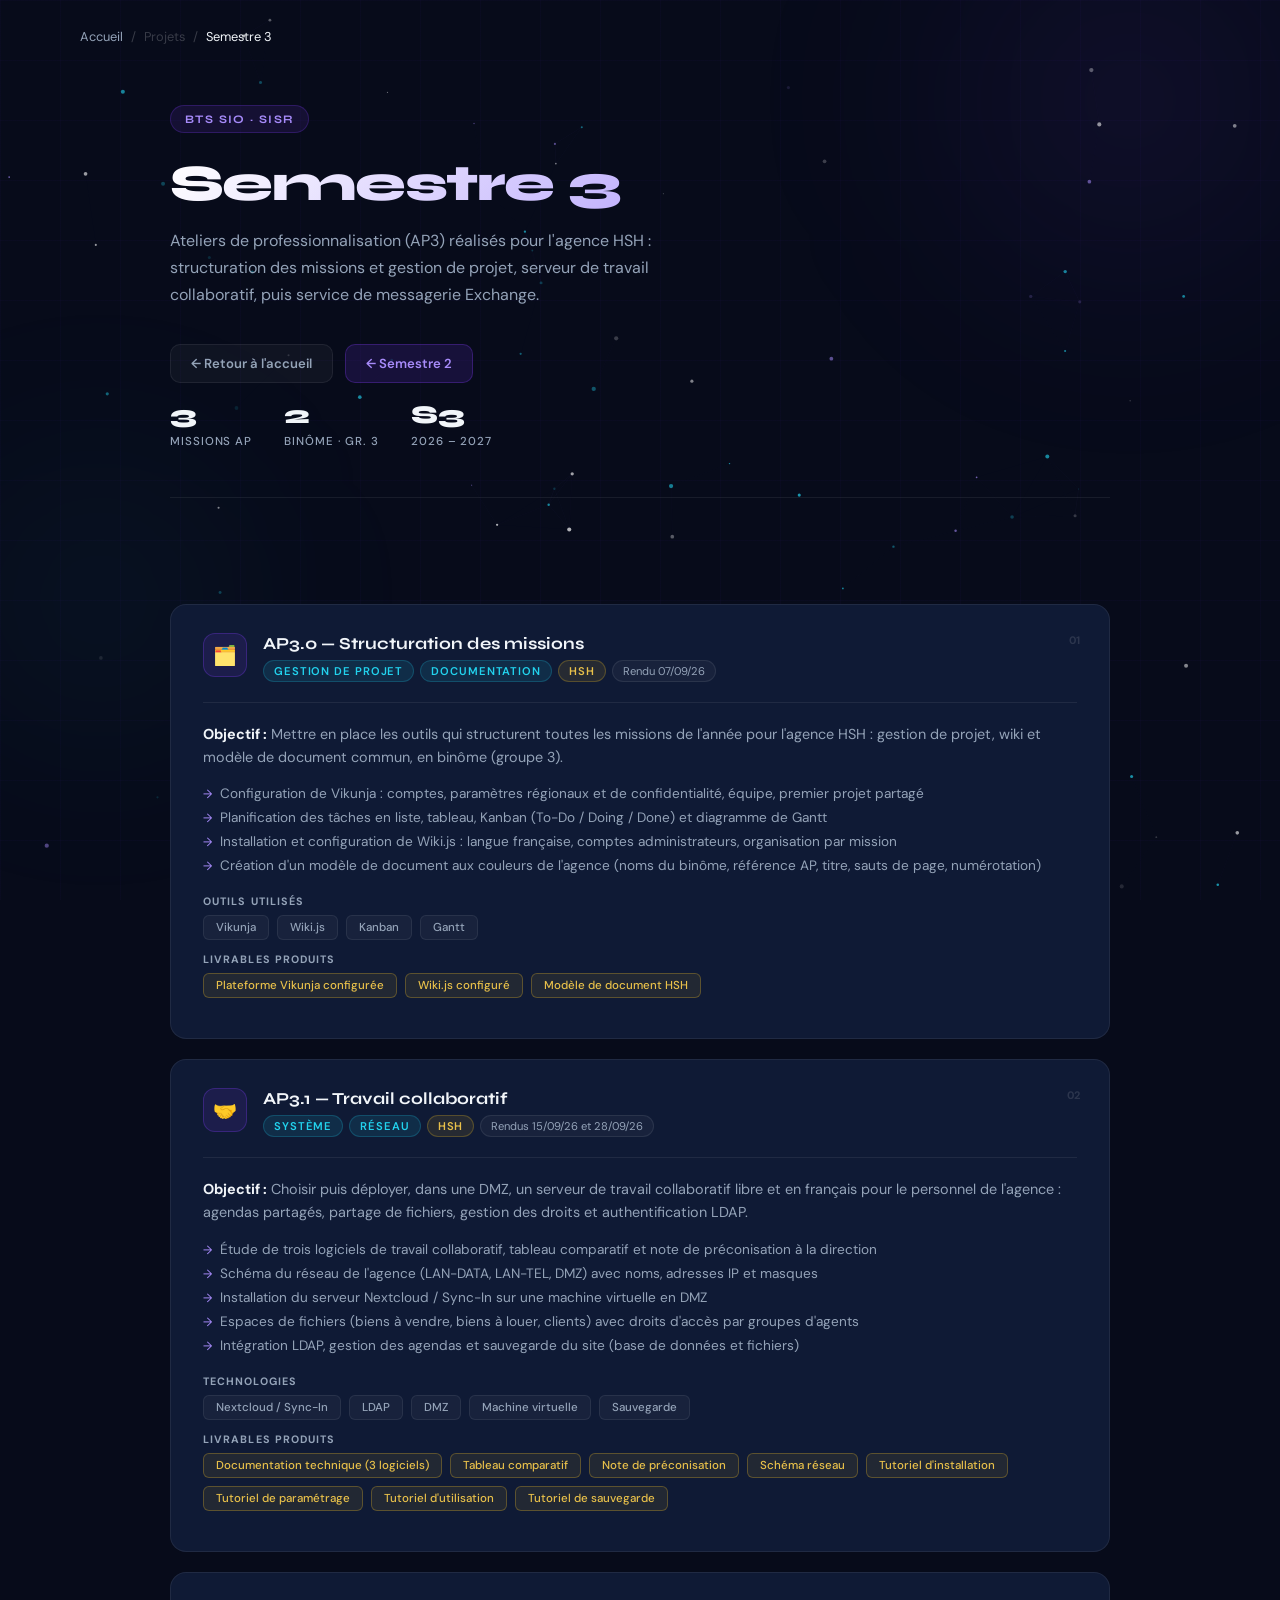
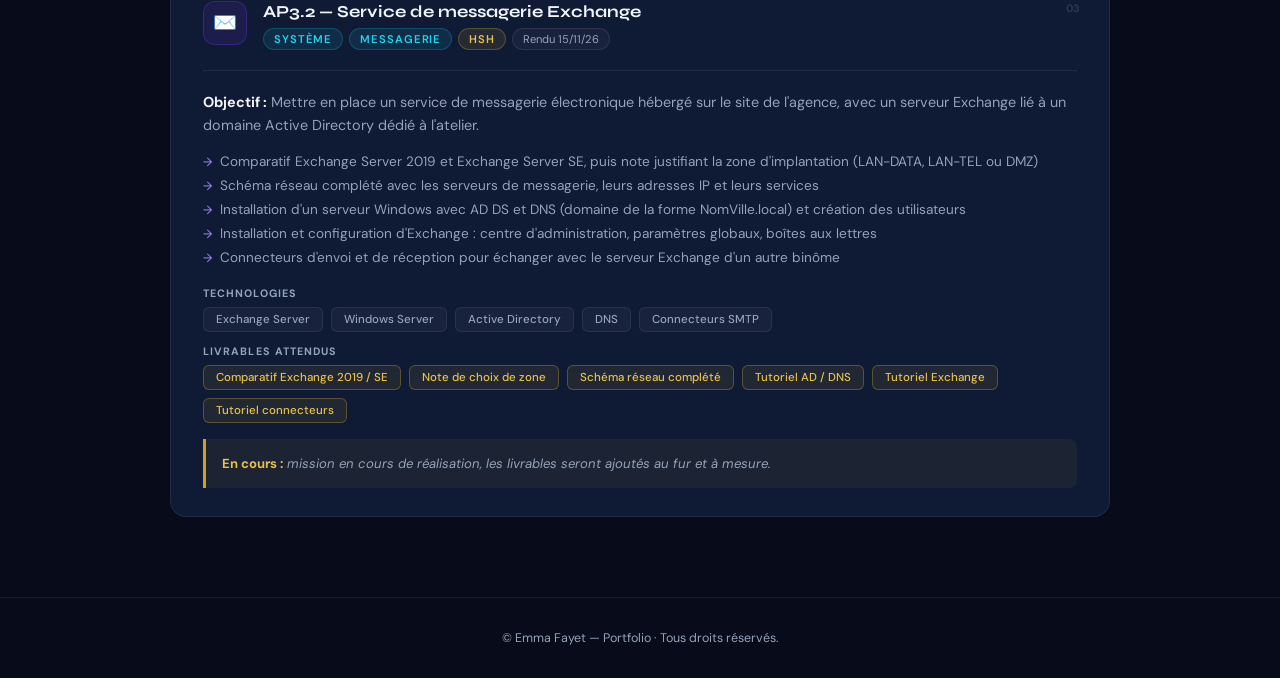
<file: semestre3.html>
<!DOCTYPE html>
<html lang="fr">
<head>
  <meta charset="UTF-8">
  <meta name="viewport" content="width=device-width, initial-scale=1.0">
  <title>Projets Semestre 3 — Emma Fayet</title>
  <link rel="preconnect" href="https://fonts.googleapis.com">
  <link rel="preconnect" href="https://fonts.gstatic.com" crossorigin>
  <link href="https://fonts.googleapis.com/css2?family=Syne:wght@400;600;700;800&family=DM+Sans:ital,wght@0,300;0,400;0,500;1,300&display=swap" rel="stylesheet">
  <style>
    *, *::before, *::after { box-sizing: border-box; margin: 0; padding: 0; }

    :root {
      --bg: #070b1a;
      --bg2: #0c1328;
      --card: #0f1a35;
      --card-hover: #132040;
      --border: rgba(255,255,255,0.07);
      --border-accent: rgba(124,58,237,0.3);
      --purple: #7c3aed;
      --purple-light: #a78bfa;
      --cyan: #22d3ee;
      --green: #10b981;
      --gold: #c9a227;
      --gold-light: #e8c04a;
      --text: #f1f5f9;
      --muted: #94a3b8;
      --tag-bg: rgba(124,58,237,0.12);
      --font-head: 'Syne', sans-serif;
      --font-body: 'DM Sans', sans-serif;
    }

    html { scroll-behavior: smooth; }

    body {
      background: var(--bg);
      color: var(--text);
      font-family: var(--font-body);
      min-height: 100vh;
      overflow-x: hidden;
    }

    body::before {
      content: '';
      position: fixed;
      inset: 0;
      background-image:
        linear-gradient(rgba(124,58,237,0.03) 1px, transparent 1px),
        linear-gradient(90deg, rgba(124,58,237,0.03) 1px, transparent 1px);
      background-size: 60px 60px;
      pointer-events: none;
      z-index: 0;
    }

    .blob { position: fixed; border-radius: 50%; filter: blur(100px); pointer-events: none; z-index: 0; }
    .blob-1 { width: 500px; height: 500px; background: radial-gradient(circle, rgba(124,58,237,0.12) 0%, transparent 70%); top: -150px; right: -100px; }
    .blob-2 { width: 400px; height: 400px; background: radial-gradient(circle, rgba(34,211,238,0.07) 0%, transparent 70%); bottom: 100px; left: -100px; }

    .breadcrumb {
      position: relative; z-index: 10;
      padding: 28px 80px 0;
      display: flex; align-items: center; gap: 8px;
      font-size: 0.8rem; color: var(--muted);
    }
    .breadcrumb a { color: var(--muted); text-decoration: none; transition: color 0.2s; }
    .breadcrumb a:hover { color: var(--purple-light); }
    .breadcrumb span { color: rgba(255,255,255,0.2); }
    .breadcrumb .current { color: var(--text); }

    .hero {
      position: relative; z-index: 10;
      padding: 60px 80px 50px;
      max-width: 1100px; margin: 0 auto;
    }

    .hero-label {
      display: inline-flex; align-items: center; gap: 8px;
      font-size: 0.72rem; font-weight: 700; letter-spacing: 0.12em; text-transform: uppercase;
      color: var(--purple-light);
      background: var(--tag-bg);
      border: 1px solid rgba(124,58,237,0.25);
      padding: 6px 14px; border-radius: 100px;
      margin-bottom: 24px;
      font-family: var(--font-head);
    }

    .hero h1 {
      font-family: var(--font-head);
      font-size: clamp(2.2rem, 5vw, 3.2rem); font-weight: 800;
      line-height: 1.05; letter-spacing: -0.03em; margin-bottom: 16px;
      background: linear-gradient(135deg, #fff 0%, #c4b5fd 50%, #67e8f9 100%);
      -webkit-background-clip: text;
      -webkit-text-fill-color: transparent;
      background-clip: text;
    }

    .hero-desc { color: var(--muted); font-size: 1rem; line-height: 1.7; max-width: 560px; margin-bottom: 36px; }

    .nav-btns { display: flex; gap: 12px; flex-wrap: wrap; margin-bottom: 16px; }

    .btn {
      display: inline-flex; align-items: center; gap: 7px;
      padding: 10px 20px; border-radius: 10px;
      font-size: 0.82rem; font-weight: 600;
      font-family: var(--font-body);
      text-decoration: none; transition: all 0.2s ease;
      border: 1px solid transparent;
    }
    .btn-primary { background: rgba(124,58,237,0.15); color: var(--purple-light); border-color: rgba(124,58,237,0.3); }
    .btn-primary:hover { background: rgba(124,58,237,0.25); border-color: rgba(124,58,237,0.5); transform: translateY(-2px); }
    .btn-ghost { background: rgba(255,255,255,0.04); color: var(--muted); border-color: var(--border); }
    .btn-ghost:hover { background: rgba(255,255,255,0.08); color: var(--text); transform: translateY(-2px); }

    .stats {
      display: flex; gap: 32px; flex-wrap: wrap;
      padding-bottom: 48px;
      border-bottom: 1px solid var(--border);
      margin-bottom: 56px;
    }
    .stat { display: flex; flex-direction: column; gap: 4px; }
    .stat-value { font-family: var(--font-head); font-size: 1.6rem; font-weight: 800; color: var(--text); letter-spacing: -0.02em; }
    .stat-label { font-size: 0.72rem; color: var(--muted); text-transform: uppercase; letter-spacing: 0.08em; font-weight: 500; }

    .main { position: relative; z-index: 10; max-width: 1100px; margin: 0 auto; padding: 0 80px 80px; }
    .projects-grid { display: grid; gap: 20px; }

    .project-card {
      background: var(--card);
      border: 1px solid var(--border);
      border-radius: 16px;
      padding: 28px 32px;
      transition: all 0.3s ease;
      position: relative; overflow: hidden;
      animation: fadeUp 0.5s ease both;
    }
    .project-card::before {
      content: '';
      position: absolute; inset: 0;
      background: linear-gradient(135deg, rgba(124,58,237,0.04) 0%, transparent 60%);
      opacity: 0; transition: opacity 0.3s;
    }
    .project-card:hover { border-color: rgba(124,58,237,0.25); background: var(--card-hover); transform: translateY(-4px); box-shadow: 0 20px 60px rgba(0,0,0,0.35), 0 0 0 1px rgba(124,58,237,0.1); }
    .project-card:hover::before { opacity: 1; }

    .project-card:nth-child(1) { animation-delay: 0.05s; }
    .project-card:nth-child(2) { animation-delay: 0.12s; }
    .project-card:nth-child(3) { animation-delay: 0.19s; }
    .project-card:nth-child(4) { animation-delay: 0.26s; }

    .card-num { position: absolute; top: 28px; right: 28px; font-size: 0.68rem; font-weight: 700; color: rgba(255,255,255,0.12); letter-spacing: 0.05em; }

    .card-header { display: flex; align-items: flex-start; gap: 16px; margin-bottom: 20px; }

    .card-icon {
      width: 44px; height: 44px; border-radius: 12px;
      background: var(--tag-bg); border: 1px solid var(--border-accent);
      display: flex; align-items: center; justify-content: center;
      font-size: 1.2rem; flex-shrink: 0;
    }

    .card-title-block h3 { font-family: var(--font-head); font-size: 1.05rem; font-weight: 700; color: var(--text); margin-bottom: 6px; }

    .card-badges { display: flex; align-items: center; gap: 6px; flex-wrap: wrap; }

    .card-option {
      display: inline-flex; align-items: center; gap: 5px;
      font-size: 0.7rem; font-weight: 600; letter-spacing: 0.08em; text-transform: uppercase;
      padding: 3px 10px; border-radius: 100px;
    }
    .option-sisr { background: rgba(34,211,238,0.1); color: var(--cyan); border: 1px solid rgba(34,211,238,0.2); }
    .option-slam { background: rgba(124,58,237,0.1); color: var(--purple-light); border: 1px solid rgba(124,58,237,0.2); }
    .option-gold { background: rgba(201,162,39,0.12); color: var(--gold-light); border: 1px solid rgba(201,162,39,0.3); }

    .date-pill {
      font-size: 0.7rem; color: var(--muted);
      background: rgba(255,255,255,0.04);
      border: 1px solid rgba(255,255,255,0.08);
      padding: 3px 10px; border-radius: 100px;
    }

    .card-body { border-top: 1px solid var(--border); padding-top: 20px; }

    .card-objective { font-size: 0.9rem; color: var(--muted); line-height: 1.6; margin-bottom: 16px; }
    .card-objective strong { color: var(--text); }

    .card-list { list-style: none; display: flex; flex-direction: column; gap: 7px; margin-bottom: 20px; }
    .card-list li { font-size: 0.85rem; color: var(--muted); display: flex; align-items: baseline; gap: 8px; }
    .card-list li::before { content: '→'; color: var(--purple-light); font-size: 0.75rem; flex-shrink: 0; }

    .resource-block { margin-bottom: 12px; }
    .resource-label { font-size: 0.67rem; font-weight: 700; letter-spacing: 0.1em; text-transform: uppercase; color: var(--muted); margin-bottom: 7px; }

    .tags { display: flex; flex-wrap: wrap; gap: 8px; }
    .tag { font-size: 0.72rem; font-weight: 500; padding: 4px 12px; border-radius: 6px; background: rgba(255,255,255,0.04); border: 1px solid var(--border); color: var(--muted); transition: all 0.2s; }
    .project-card:hover .tag { border-color: rgba(124,58,237,0.2); color: var(--purple-light); background: var(--tag-bg); }
    .tag.livrable { background: rgba(201,162,39,0.1); border-color: rgba(201,162,39,0.35); color: var(--gold-light); }
    .project-card:hover .tag.livrable { background: rgba(201,162,39,0.15); border-color: rgba(201,162,39,0.5); color: var(--gold-light); }

    .card-note {
      margin-top: 16px; padding: 14px 16px;
      background: rgba(201,162,39,0.07);
      border-left: 3px solid var(--gold);
      border-radius: 0 8px 8px 0;
      font-size: 0.82rem; color: var(--muted); line-height: 1.6; font-style: italic;
    }
    .card-note strong { color: var(--gold-light); font-style: normal; }

    footer { position: relative; z-index: 10; text-align: center; padding: 32px 80px; border-top: 1px solid var(--border); color: var(--muted); font-size: 0.78rem; }

    @keyframes fadeUp {
      from { opacity: 0; transform: translateY(24px); }
      to   { opacity: 1; transform: translateY(0); }
    }

    @media (max-width: 768px) {
      .breadcrumb, .hero, .main { padding-left: 24px; padding-right: 24px; }
      .hero { padding-top: 36px; }
      .stats { gap: 20px; }
    }
  </style>
</head>
<body>

  <div class="blob blob-1"></div>
  <div class="blob blob-2"></div>

  <nav class="breadcrumb">
    <a href="index.html">Accueil</a>
    <span>/</span>
    <span>Projets</span>
    <span>/</span>
    <span class="current">Semestre 3</span>
  </nav>

  <header class="hero">
    <div class="hero-label">BTS SIO · SISR</div>
    <h1>Semestre 3</h1>
    <p class="hero-desc">
      Ateliers de professionnalisation (AP3) réalisés pour l'agence HSH : structuration des missions et gestion de projet, serveur de travail collaboratif, puis service de messagerie Exchange.
    </p>

    <div class="nav-btns">
      <a href="index.html" class="btn btn-ghost">← Retour à l'accueil</a>
      <a href="semestre2.html" class="btn btn-primary">← Semestre 2</a>
    </div>

    <div class="stats">
      <div class="stat"><span class="stat-value">3</span><span class="stat-label">Missions AP</span></div>
      <div class="stat"><span class="stat-value">2</span><span class="stat-label">Binôme · Gr. 3</span></div>
      <div class="stat"><span class="stat-value">S3</span><span class="stat-label">2026 – 2027</span></div>
    </div>
  </header>

  <main class="main">
    <div class="projects-grid">

      <!-- 01 — AP3.0 Structuration des missions -->
      <article class="project-card">
        <span class="card-num">01</span>
        <div class="card-header">
          <div class="card-icon">🗂️</div>
          <div class="card-title-block">
            <h3>AP3.0 — Structuration des missions</h3>
            <div class="card-badges">
              <span class="card-option option-sisr">GESTION DE PROJET</span>
              <span class="card-option option-sisr">DOCUMENTATION</span>
              <span class="card-option option-gold">HSH</span>
              <span class="date-pill">Rendu 07/09/26</span>
            </div>
          </div>
        </div>
        <div class="card-body">
          <p class="card-objective">
            <strong>Objectif :</strong> Mettre en place les outils qui structurent toutes les missions de l'année pour l'agence HSH : gestion de projet, wiki et modèle de document commun, en binôme (groupe 3).
          </p>
          <ul class="card-list">
            <li>Configuration de Vikunja : comptes, paramètres régionaux et de confidentialité, équipe, premier projet partagé</li>
            <li>Planification des tâches en liste, tableau, Kanban (To-Do / Doing / Done) et diagramme de Gantt</li>
            <li>Installation et configuration de Wiki.js : langue française, comptes administrateurs, organisation par mission</li>
            <li>Création d'un modèle de document aux couleurs de l'agence (noms du binôme, référence AP, titre, sauts de page, numérotation)</li>
          </ul>

          <div class="resource-block">
            <div class="resource-label">Outils utilisés</div>
            <div class="tags">
              <span class="tag">Vikunja</span>
              <span class="tag">Wiki.js</span>
              <span class="tag">Kanban</span>
              <span class="tag">Gantt</span>
            </div>
          </div>

          <div class="resource-block">
            <div class="resource-label">Livrables produits</div>
            <div class="tags">
              <span class="tag livrable">Plateforme Vikunja configurée</span>
              <span class="tag livrable">Wiki.js configuré</span>
              <span class="tag livrable">Modèle de document HSH</span>
            </div>
          </div>
        </div>
      </article>

      <!-- 02 — AP3.1 Travail collaboratif -->
      <article class="project-card">
        <span class="card-num">02</span>
        <div class="card-header">
          <div class="card-icon">🤝</div>
          <div class="card-title-block">
            <h3>AP3.1 — Travail collaboratif</h3>
            <div class="card-badges">
              <span class="card-option option-sisr">SYSTÈME</span>
              <span class="card-option option-sisr">RÉSEAU</span>
              <span class="card-option option-gold">HSH</span>
              <span class="date-pill">Rendus 15/09/26 et 28/09/26</span>
            </div>
          </div>
        </div>
        <div class="card-body">
          <p class="card-objective">
            <strong>Objectif :</strong> Choisir puis déployer, dans une DMZ, un serveur de travail collaboratif libre et en français pour le personnel de l'agence : agendas partagés, partage de fichiers, gestion des droits et authentification LDAP.
          </p>
          <ul class="card-list">
            <li>Étude de trois logiciels de travail collaboratif, tableau comparatif et note de préconisation à la direction</li>
            <li>Schéma du réseau de l'agence (LAN-DATA, LAN-TEL, DMZ) avec noms, adresses IP et masques</li>
            <li>Installation du serveur Nextcloud / Sync-In sur une machine virtuelle en DMZ</li>
            <li>Espaces de fichiers (biens à vendre, biens à louer, clients) avec droits d'accès par groupes d'agents</li>
            <li>Intégration LDAP, gestion des agendas et sauvegarde du site (base de données et fichiers)</li>
          </ul>

          <div class="resource-block">
            <div class="resource-label">Technologies</div>
            <div class="tags">
              <span class="tag">Nextcloud / Sync-In</span>
              <span class="tag">LDAP</span>
              <span class="tag">DMZ</span>
              <span class="tag">Machine virtuelle</span>
              <span class="tag">Sauvegarde</span>
            </div>
          </div>

          <div class="resource-block">
            <div class="resource-label">Livrables produits</div>
            <div class="tags">
              <span class="tag livrable">Documentation technique (3 logiciels)</span>
              <span class="tag livrable">Tableau comparatif</span>
              <span class="tag livrable">Note de préconisation</span>
              <span class="tag livrable">Schéma réseau</span>
              <span class="tag livrable">Tutoriel d'installation</span>
              <span class="tag livrable">Tutoriel de paramétrage</span>
              <span class="tag livrable">Tutoriel d'utilisation</span>
              <span class="tag livrable">Tutoriel de sauvegarde</span>
            </div>
          </div>
        </div>
      </article>

      <!-- 03 — AP3.2 Service de messagerie -->
      <article class="project-card">
        <span class="card-num">03</span>
        <div class="card-header">
          <div class="card-icon">✉️</div>
          <div class="card-title-block">
            <h3>AP3.2 — Service de messagerie Exchange</h3>
            <div class="card-badges">
              <span class="card-option option-sisr">SYSTÈME</span>
              <span class="card-option option-sisr">MESSAGERIE</span>
              <span class="card-option option-gold">HSH</span>
              <span class="date-pill">Rendu 15/11/26</span>
            </div>
          </div>
        </div>
        <div class="card-body">
          <p class="card-objective">
            <strong>Objectif :</strong> Mettre en place un service de messagerie électronique hébergé sur le site de l'agence, avec un serveur Exchange lié à un domaine Active Directory dédié à l'atelier.
          </p>
          <ul class="card-list">
            <li>Comparatif Exchange Server 2019 et Exchange Server SE, puis note justifiant la zone d'implantation (LAN-DATA, LAN-TEL ou DMZ)</li>
            <li>Schéma réseau complété avec les serveurs de messagerie, leurs adresses IP et leurs services</li>
            <li>Installation d'un serveur Windows avec AD DS et DNS (domaine de la forme NomVille.local) et création des utilisateurs</li>
            <li>Installation et configuration d'Exchange : centre d'administration, paramètres globaux, boîtes aux lettres</li>
            <li>Connecteurs d'envoi et de réception pour échanger avec le serveur Exchange d'un autre binôme</li>
          </ul>

          <div class="resource-block">
            <div class="resource-label">Technologies</div>
            <div class="tags">
              <span class="tag">Exchange Server</span>
              <span class="tag">Windows Server</span>
              <span class="tag">Active Directory</span>
              <span class="tag">DNS</span>
              <span class="tag">Connecteurs SMTP</span>
            </div>
          </div>

          <div class="resource-block">
            <div class="resource-label">Livrables attendus</div>
            <div class="tags">
              <span class="tag livrable">Comparatif Exchange 2019 / SE</span>
              <span class="tag livrable">Note de choix de zone</span>
              <span class="tag livrable">Schéma réseau complété</span>
              <span class="tag livrable">Tutoriel AD / DNS</span>
              <span class="tag livrable">Tutoriel Exchange</span>
              <span class="tag livrable">Tutoriel connecteurs</span>
            </div>
          </div>

          <div class="card-note">
            <strong>En cours :</strong> mission en cours de réalisation, les livrables seront ajoutés au fur et à mesure.
          </div>
        </div>
      </article>

    </div>
  </main>

  <footer>
    © Emma Fayet — Portfolio · Tous droits réservés.
  </footer>
  <canvas id="bg-particles" style="position:fixed;inset:0;pointer-events:none;z-index:0;"></canvas>

<script>
(function(){
  const canvas = document.getElementById('bg-particles');
  const ctx = canvas.getContext('2d');
  let W, H, particles = [];
  const COUNT = 90;
  const COLORS = ['rgba(167,139,250,','rgba(34,211,238,','rgba(255,255,255,'];
  function rand(a,b){return Math.random()*(b-a)+a;}
  function resize(){W=canvas.width=window.innerWidth;H=canvas.height=window.innerHeight;}
  function create(){return{x:rand(0,W),y:rand(0,H),r:rand(0.6,2.2),vx:rand(-0.18,0.18),vy:rand(-0.18,0.18),alpha:rand(0.15,0.7),dalpha:rand(0.003,0.008)*(Math.random()<0.5?1:-1),color:COLORS[Math.floor(Math.random()*COLORS.length)]};}
  function connections(){for(let i=0;i<particles.length;i++){for(let j=i+1;j<particles.length;j++){const dx=particles[i].x-particles[j].x,dy=particles[i].y-particles[j].y,d=Math.sqrt(dx*dx+dy*dy);if(d<90){ctx.beginPath();ctx.strokeStyle=`rgba(167,139,250,${(1-d/90)*0.08})`;ctx.lineWidth=0.5;ctx.moveTo(particles[i].x,particles[i].y);ctx.lineTo(particles[j].x,particles[j].y);ctx.stroke();}}}}
  function loop(){ctx.clearRect(0,0,W,H);connections();for(const p of particles){p.x+=p.vx;p.y+=p.vy;p.alpha+=p.dalpha;if(p.alpha>0.7||p.alpha<0.1)p.dalpha*=-1;if(p.x<-5)p.x=W+5;if(p.x>W+5)p.x=-5;if(p.y<-5)p.y=H+5;if(p.y>H+5)p.y=-5;ctx.beginPath();ctx.arc(p.x,p.y,p.r,0,Math.PI*2);ctx.fillStyle=p.color+p.alpha+')';ctx.fill();}requestAnimationFrame(loop);}
  resize();particles=Array.from({length:COUNT},create);loop();
  window.addEventListener('resize',resize);
})();
</script>

</body>
</html>
</file>
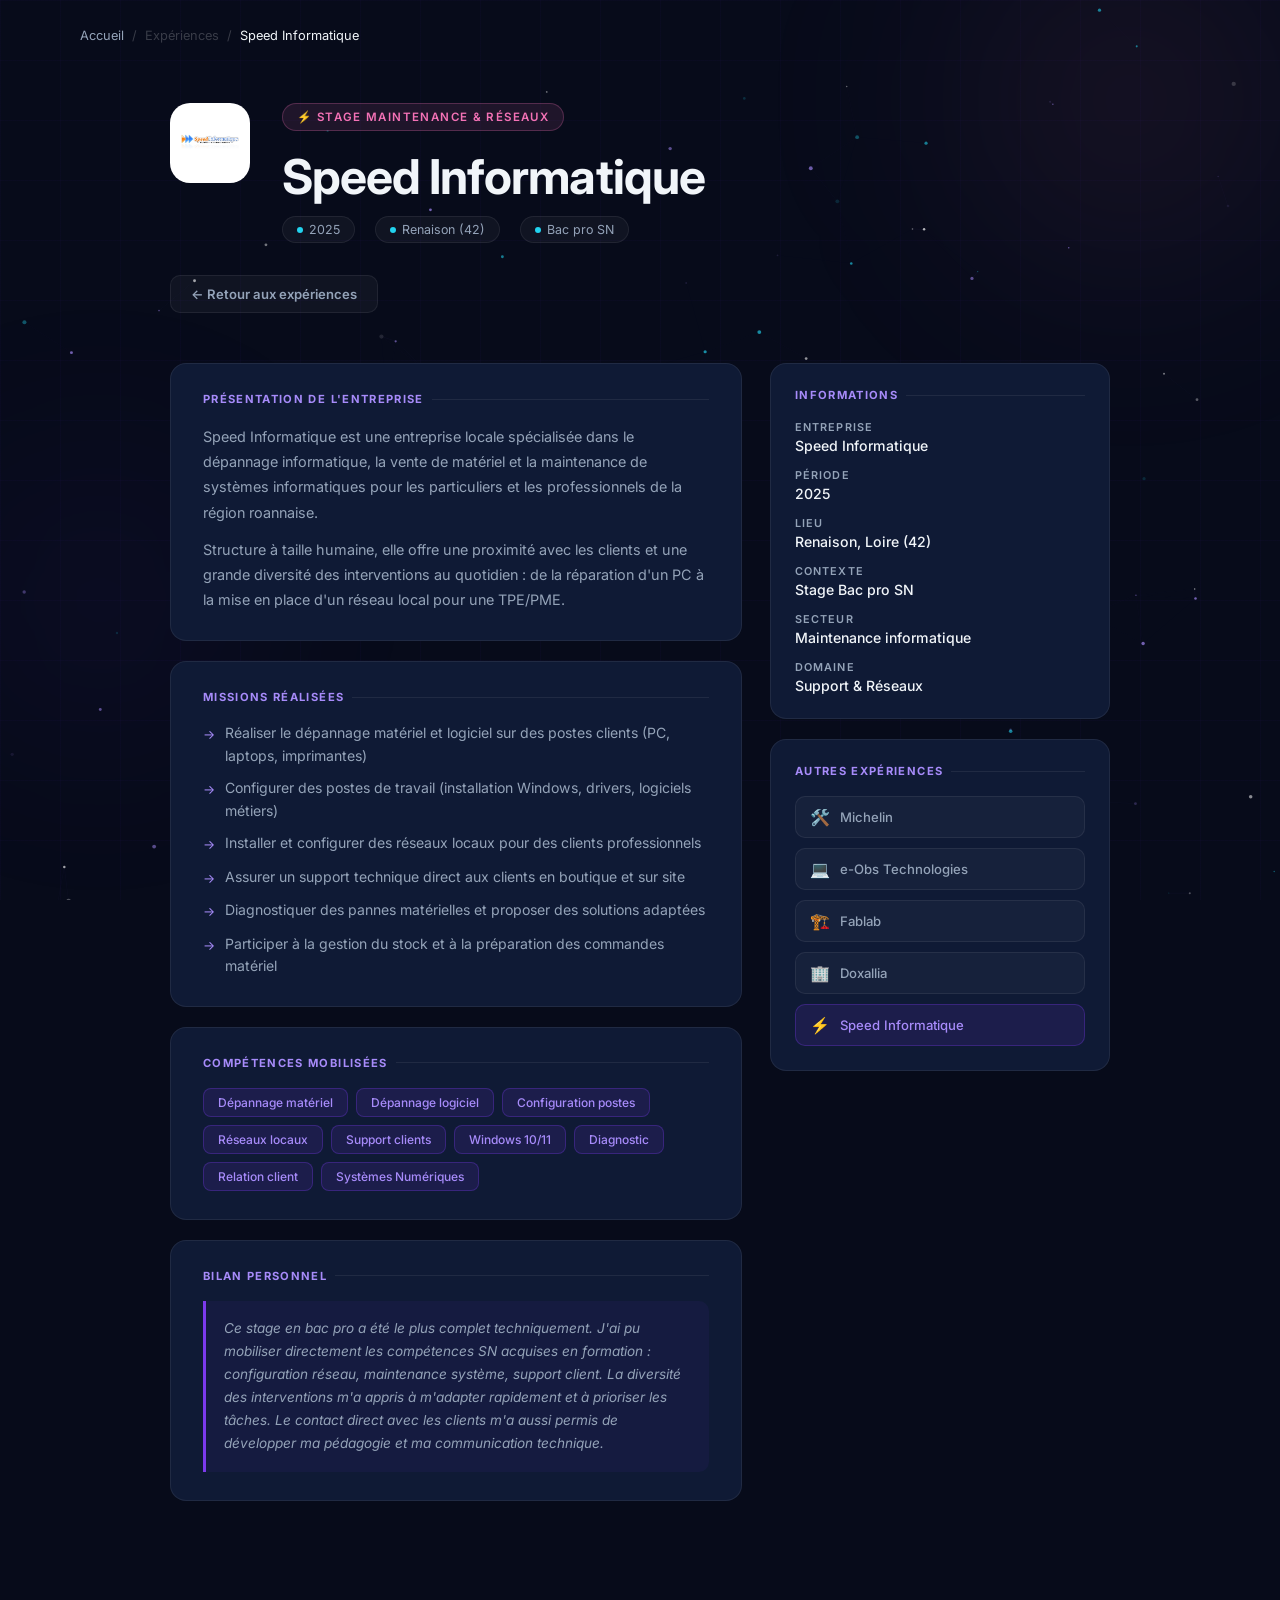
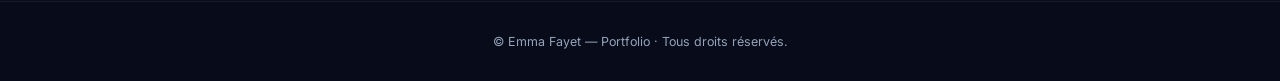
<file: speed_info.html>
<!DOCTYPE html>
<html lang="fr">
<head>
  <meta charset="UTF-8">
  <meta name="viewport" content="width=device-width, initial-scale=1.0">
  <title>Stage Speed Informatique — Emma Fayet</title>
  <link rel="preconnect" href="https://fonts.googleapis.com">
  <link rel="preconnect" href="https://fonts.gstatic.com" crossorigin>
  <link href="https://fonts.googleapis.com/css2?family=Inter:wght@300;400;500;600;700&display=swap" rel="stylesheet">
  <style>
    *,*::before,*::after{box-sizing:border-box;margin:0;padding:0;}
    :root{--bg:#070b1a;--card:#0f1a35;--border:rgba(255,255,255,0.07);--border-accent:rgba(124,58,237,0.3);--purple:#7c3aed;--purple-light:#a78bfa;--cyan:#22d3ee;--text:#f1f5f9;--muted:#94a3b8;--tag-bg:rgba(124,58,237,0.12);--accent:#f472b6;}
    html{scroll-behavior:smooth;}
    body{background:var(--bg);color:var(--text);font-family:'Inter',sans-serif;min-height:100vh;overflow-x:hidden;}
    body::before{content:'';position:fixed;inset:0;background-image:linear-gradient(rgba(124,58,237,0.03) 1px,transparent 1px),linear-gradient(90deg,rgba(124,58,237,0.03) 1px,transparent 1px);background-size:60px 60px;pointer-events:none;z-index:0;}
    .blob{position:fixed;border-radius:50%;filter:blur(100px);pointer-events:none;z-index:0;}
    .blob-1{width:500px;height:500px;background:radial-gradient(circle,rgba(244,114,182,0.1) 0%,transparent 70%);top:-150px;right:-100px;}
    .blob-2{width:400px;height:400px;background:radial-gradient(circle,rgba(124,58,237,0.08) 0%,transparent 70%);bottom:100px;left:-100px;}
    nav.breadcrumb{position:relative;z-index:10;padding:28px 80px 0;display:flex;align-items:center;gap:8px;font-size:0.8rem;color:var(--muted);}
    nav.breadcrumb a{color:var(--muted);text-decoration:none;transition:color 0.2s;}
    nav.breadcrumb a:hover{color:var(--purple-light);}
    nav.breadcrumb span{color:rgba(255,255,255,0.2);}
    nav.breadcrumb .current{color:var(--text);}
    .hero{position:relative;z-index:10;padding:60px 80px 50px;max-width:1100px;margin:0 auto;}
    .hero-top{display:flex;align-items:flex-start;gap:32px;margin-bottom:32px;flex-wrap:wrap;}
    .company-logo{width:80px;height:80px;border-radius:20px;background:white;display:flex;align-items:center;justify-content:center;border:1px solid var(--border);overflow:hidden;flex-shrink:0;}
    .company-logo img{width:60px;height:60px;object-fit:contain;}
    .company-logo .logo-text{font-size:0.75rem;font-weight:800;color:#f472b6;text-align:center;line-height:1.2;}
    .hero-info{flex:1;}
    .hero-label{display:inline-flex;align-items:center;gap:8px;font-size:0.72rem;font-weight:600;letter-spacing:0.12em;text-transform:uppercase;color:var(--accent);background:rgba(244,114,182,0.1);border:1px solid rgba(244,114,182,0.25);padding:6px 14px;border-radius:100px;margin-bottom:16px;}
    .hero h1{font-size:clamp(2rem,5vw,3rem);font-weight:700;letter-spacing:-0.02em;margin-bottom:10px;}
    .hero-meta{display:flex;gap:20px;flex-wrap:wrap;}
    .meta-pill{display:flex;align-items:center;gap:6px;font-size:0.78rem;color:var(--muted);background:rgba(255,255,255,0.04);border:1px solid var(--border);padding:5px 14px;border-radius:100px;}
    .meta-pill .dot{width:6px;height:6px;border-radius:50%;background:var(--cyan);}
    .nav-btns{display:flex;gap:12px;flex-wrap:wrap;margin:32px 0 0;}
    .btn{display:inline-flex;align-items:center;gap:7px;padding:10px 20px;border-radius:10px;font-size:0.82rem;font-weight:600;text-decoration:none;transition:all 0.2s ease;border:1px solid transparent;}
    .btn-ghost{background:rgba(255,255,255,0.04);color:var(--muted);border-color:var(--border);}
    .btn-ghost:hover{background:rgba(255,255,255,0.08);color:var(--text);transform:translateY(-2px);}
    .main{position:relative;z-index:10;max-width:1100px;margin:0 auto;padding:0 80px 80px;display:grid;grid-template-columns:1fr 340px;gap:28px;}
    .section{background:var(--card);border:1px solid var(--border);border-radius:16px;padding:28px 32px;margin-bottom:20px;animation:fadeUp 0.5s ease both;}
    .section:nth-child(1){animation-delay:0.05s}.section:nth-child(2){animation-delay:0.1s}.section:nth-child(3){animation-delay:0.15s}.section:nth-child(4){animation-delay:0.2s}
    .section-title{font-size:0.7rem;font-weight:700;letter-spacing:0.12em;text-transform:uppercase;color:var(--purple-light);margin-bottom:18px;display:flex;align-items:center;gap:8px;}
    .section-title::after{content:'';flex:1;height:1px;background:var(--border);}
    .section p{font-size:0.9rem;color:var(--muted);line-height:1.75;margin-bottom:12px;}
    .section p:last-child{margin-bottom:0;}
    .task-list{list-style:none;display:flex;flex-direction:column;gap:10px;}
    .task-list li{display:flex;align-items:flex-start;gap:10px;font-size:0.88rem;color:var(--muted);line-height:1.6;}
    .task-list li .arrow{color:var(--purple-light);font-size:0.8rem;margin-top:3px;flex-shrink:0;}
    .skills-grid{display:flex;flex-wrap:wrap;gap:8px;}
    .skill-tag{font-size:0.75rem;font-weight:500;padding:6px 14px;border-radius:8px;background:var(--tag-bg);border:1px solid var(--border-accent);color:var(--purple-light);}
    .personal-note{padding:16px 18px;background:rgba(124,58,237,0.06);border-left:3px solid var(--purple);border-radius:0 10px 10px 0;font-size:0.85rem;color:var(--muted);line-height:1.7;font-style:italic;}
    .sidebar{display:flex;flex-direction:column;gap:20px;}
    .sidebar-card{background:var(--card);border:1px solid var(--border);border-radius:16px;padding:24px;animation:fadeUp 0.5s ease both;}
    .sidebar-card:nth-child(1){animation-delay:0.08s}.sidebar-card:nth-child(2){animation-delay:0.14s}
    .info-row{display:flex;flex-direction:column;gap:14px;}
    .info-item{display:flex;flex-direction:column;gap:3px;}
    .info-label{font-size:0.68rem;color:var(--muted);text-transform:uppercase;letter-spacing:0.1em;font-weight:600;}
    .info-value{font-size:0.88rem;color:var(--text);font-weight:500;}
    .other-stages{display:flex;flex-direction:column;gap:10px;}
    .stage-link{display:flex;align-items:center;gap:10px;padding:10px 14px;border-radius:10px;background:rgba(255,255,255,0.03);border:1px solid var(--border);text-decoration:none;color:var(--muted);font-size:0.82rem;font-weight:500;transition:all 0.2s;}
    .stage-link:hover{background:rgba(124,58,237,0.08);border-color:var(--border-accent);color:var(--text);}
    .stage-link .stage-emoji{font-size:1rem;}
    .stage-link.active{background:var(--tag-bg);border-color:var(--border-accent);color:var(--purple-light);}
    footer{position:relative;z-index:10;text-align:center;padding:32px 80px;border-top:1px solid var(--border);color:var(--muted);font-size:0.78rem;}
    @keyframes fadeUp{from{opacity:0;transform:translateY(20px);}to{opacity:1;transform:translateY(0);}}
    @media(max-width:900px){.main{grid-template-columns:1fr;padding:0 24px 60px;}nav.breadcrumb,.hero{padding-left:24px;padding-right:24px;}.hero{padding-top:36px;}}
  </style>
</head>
<body>
  <div class="blob blob-1"></div>
  <div class="blob blob-2"></div>
  <nav class="breadcrumb">
    <a href="index.html">Accueil</a><span>/</span><span>Expériences</span><span>/</span><span class="current">Speed Informatique</span>
  </nav>
  <header class="hero">
    <div class="hero-top">
      <div class="company-logo">
        <img src="speed_info.png" alt="Speed Informatique" onerror="this.style.display='none';this.parentNode.innerHTML='<span class=\'logo-text\'>Speed Info</span>'">
      </div>
      <div class="hero-info">
        <div class="hero-label">⚡ Stage maintenance & réseaux</div>
        <h1>Speed Informatique</h1>
        <div class="hero-meta">
          <div class="meta-pill"><span class="dot"></span>2025</div>
          <div class="meta-pill"><span class="dot"></span>Renaison (42)</div>
          <div class="meta-pill"><span class="dot"></span>Bac pro SN</div>
        </div>
      </div>
    </div>
    <div class="nav-btns">
      <a href="index.html#speed-informatique" class="btn btn-ghost">← Retour aux expériences</a>
    </div>
  </header>
  <div class="main">
    <div class="left-col">
      <div class="section">
        <div class="section-title">Présentation de l'entreprise</div>
        <p>Speed Informatique est une entreprise locale spécialisée dans le dépannage informatique, la vente de matériel et la maintenance de systèmes informatiques pour les particuliers et les professionnels de la région roannaise.</p>
        <p>Structure à taille humaine, elle offre une proximité avec les clients et une grande diversité des interventions au quotidien : de la réparation d'un PC à la mise en place d'un réseau local pour une TPE/PME.</p>
      </div>
      <div class="section">
        <div class="section-title">Missions réalisées</div>
        <ul class="task-list">
          <li><span class="arrow">→</span> Réaliser le dépannage matériel et logiciel sur des postes clients (PC, laptops, imprimantes)</li>
          <li><span class="arrow">→</span> Configurer des postes de travail (installation Windows, drivers, logiciels métiers)</li>
          <li><span class="arrow">→</span> Installer et configurer des réseaux locaux pour des clients professionnels</li>
          <li><span class="arrow">→</span> Assurer un support technique direct aux clients en boutique et sur site</li>
          <li><span class="arrow">→</span> Diagnostiquer des pannes matérielles et proposer des solutions adaptées</li>
          <li><span class="arrow">→</span> Participer à la gestion du stock et à la préparation des commandes matériel</li>
        </ul>
      </div>
      <div class="section">
        <div class="section-title">Compétences mobilisées</div>
        <div class="skills-grid">
          <span class="skill-tag">Dépannage matériel</span>
          <span class="skill-tag">Dépannage logiciel</span>
          <span class="skill-tag">Configuration postes</span>
          <span class="skill-tag">Réseaux locaux</span>
          <span class="skill-tag">Support clients</span>
          <span class="skill-tag">Windows 10/11</span>
          <span class="skill-tag">Diagnostic</span>
          <span class="skill-tag">Relation client</span>
          <span class="skill-tag">Systèmes Numériques</span>
        </div>
      </div>
      <div class="section">
        <div class="section-title">Bilan personnel</div>
        <div class="personal-note">
          Ce stage en bac pro a été le plus complet techniquement. J'ai pu mobiliser directement les compétences SN acquises en formation : configuration réseau, maintenance système, support client. La diversité des interventions m'a appris à m'adapter rapidement et à prioriser les tâches. Le contact direct avec les clients m'a aussi permis de développer ma pédagogie et ma communication technique.
        </div>
      </div>
    </div>
    <aside class="sidebar">
      <div class="sidebar-card">
        <div class="section-title">Informations</div>
        <div class="info-row">
          <div class="info-item"><span class="info-label">Entreprise</span><span class="info-value">Speed Informatique</span></div>
          <div class="info-item"><span class="info-label">Période</span><span class="info-value">2025</span></div>
          <div class="info-item"><span class="info-label">Lieu</span><span class="info-value">Renaison, Loire (42)</span></div>
          <div class="info-item"><span class="info-label">Contexte</span><span class="info-value">Stage Bac pro SN</span></div>
          <div class="info-item"><span class="info-label">Secteur</span><span class="info-value">Maintenance informatique</span></div>
          <div class="info-item"><span class="info-label">Domaine</span><span class="info-value">Support & Réseaux</span></div>
        </div>
      </div>
      <div class="sidebar-card">
        <div class="section-title">Autres expériences</div>
        <div class="other-stages">
         <a href="michelin.html" class="stage-link"><span class="stage-emoji">🛠️</span> Michelin</a>
<a href="Eobs_tech.html" class="stage-link"><span class="stage-emoji">💻</span> e-Obs Technologies</a>
<a href="fablab.html" class="stage-link"><span class="stage-emoji">🏗️</span> Fablab</a>
<a href="doxallia.html" class="stage-link"><span class="stage-emoji">🏢</span> Doxallia</a>
<a href="speed_info.html" class="stage-link active"><span class="stage-emoji">⚡</span> Speed Informatique</a>
        </div>
      </div>
    </aside>
  </div>
  <footer>© Emma Fayet — Portfolio · Tous droits réservés.</footer>
  <canvas id="bg-particles" style="position:fixed;inset:0;pointer-events:none;z-index:0;"></canvas>

<script>
(function(){
  const canvas = document.getElementById('bg-particles');
  const ctx = canvas.getContext('2d');
  let W, H, particles = [];
  const COUNT = 90;
  const COLORS = ['rgba(167,139,250,','rgba(34,211,238,','rgba(255,255,255,'];
  function rand(a,b){return Math.random()*(b-a)+a;}
  function resize(){W=canvas.width=window.innerWidth;H=canvas.height=window.innerHeight;}
  function create(){return{x:rand(0,W),y:rand(0,H),r:rand(0.6,2.2),vx:rand(-0.18,0.18),vy:rand(-0.18,0.18),alpha:rand(0.15,0.7),dalpha:rand(0.003,0.008)*(Math.random()<0.5?1:-1),color:COLORS[Math.floor(Math.random()*COLORS.length)]};}
  function connections(){for(let i=0;i<particles.length;i++){for(let j=i+1;j<particles.length;j++){const dx=particles[i].x-particles[j].x,dy=particles[i].y-particles[j].y,d=Math.sqrt(dx*dx+dy*dy);if(d<90){ctx.beginPath();ctx.strokeStyle=`rgba(167,139,250,${(1-d/90)*0.08})`;ctx.lineWidth=0.5;ctx.moveTo(particles[i].x,particles[i].y);ctx.lineTo(particles[j].x,particles[j].y);ctx.stroke();}}}}
  function loop(){ctx.clearRect(0,0,W,H);connections();for(const p of particles){p.x+=p.vx;p.y+=p.vy;p.alpha+=p.dalpha;if(p.alpha>0.7||p.alpha<0.1)p.dalpha*=-1;if(p.x<-5)p.x=W+5;if(p.x>W+5)p.x=-5;if(p.y<-5)p.y=H+5;if(p.y>H+5)p.y=-5;ctx.beginPath();ctx.arc(p.x,p.y,p.r,0,Math.PI*2);ctx.fillStyle=p.color+p.alpha+')';ctx.fill();}requestAnimationFrame(loop);}
  resize();particles=Array.from({length:COUNT},create);loop();
  window.addEventListener('resize',resize);
})();
</script>
</body>
</html>
</file>
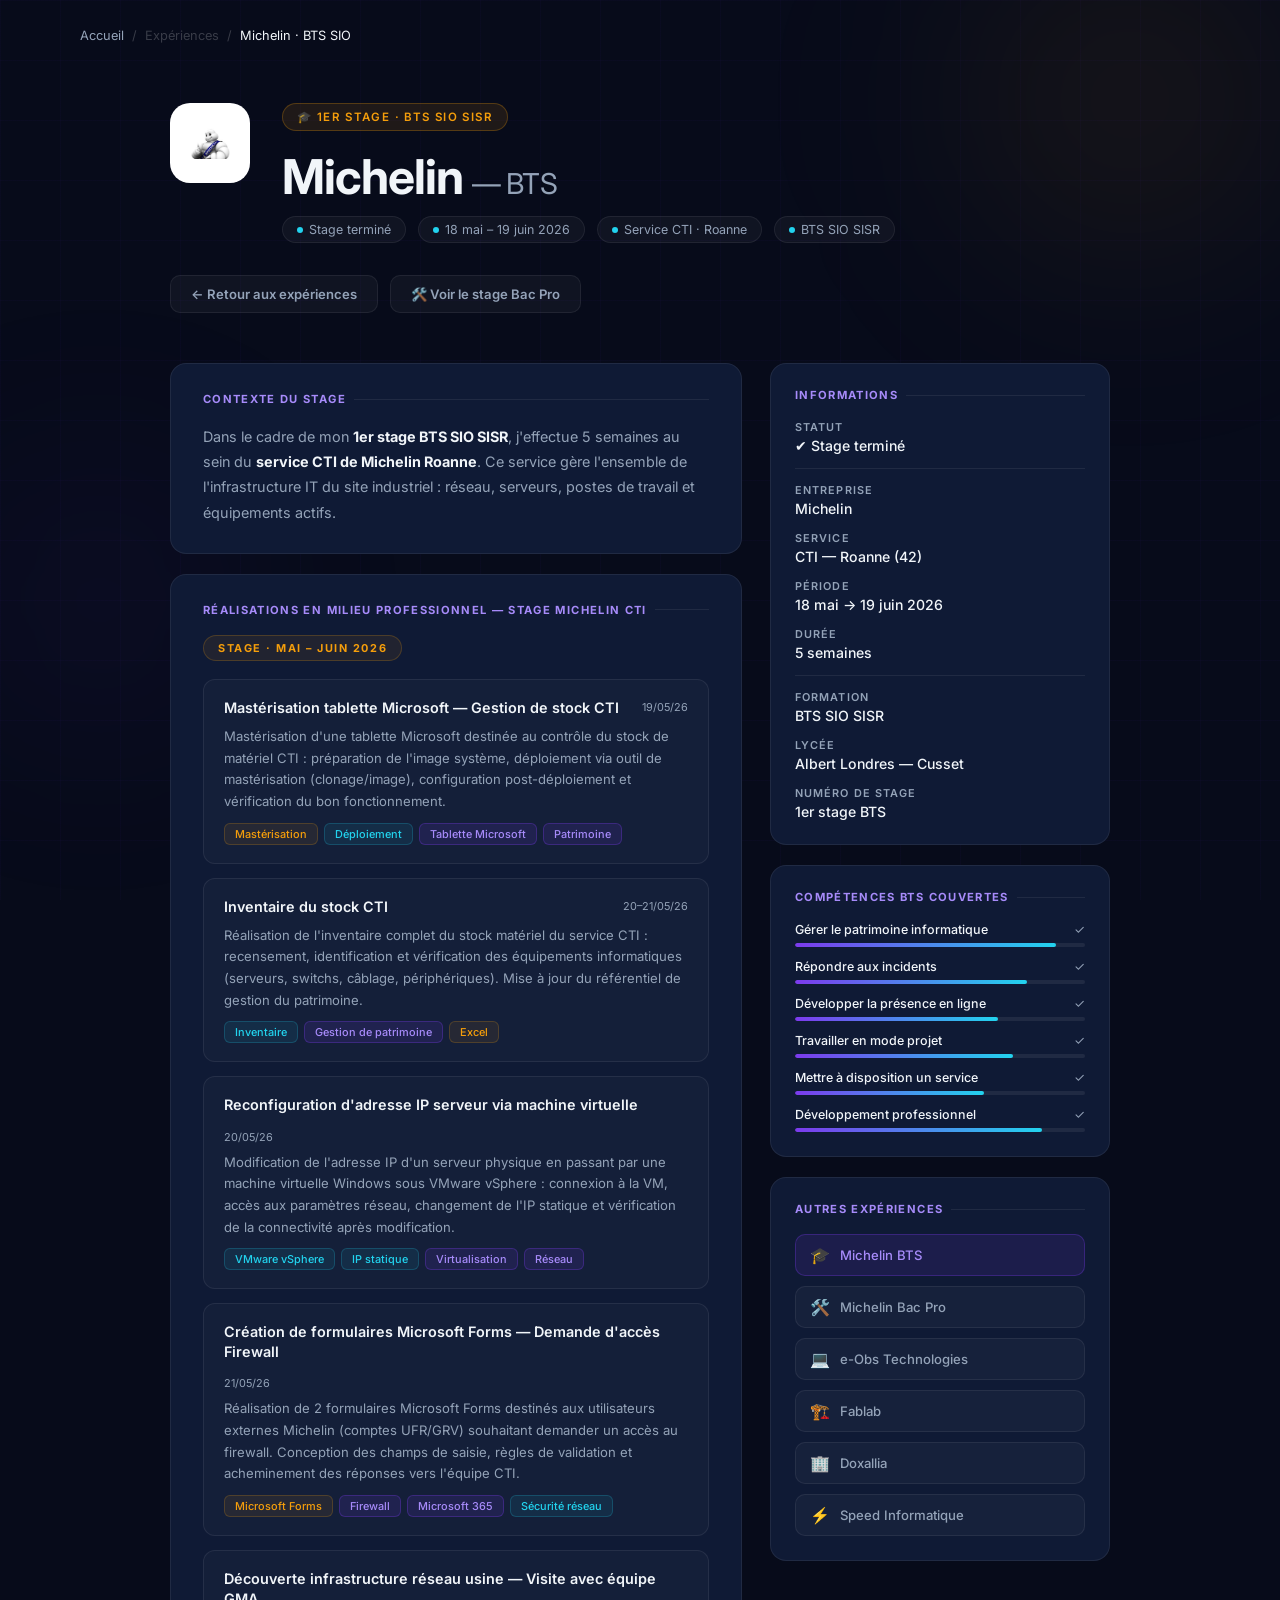
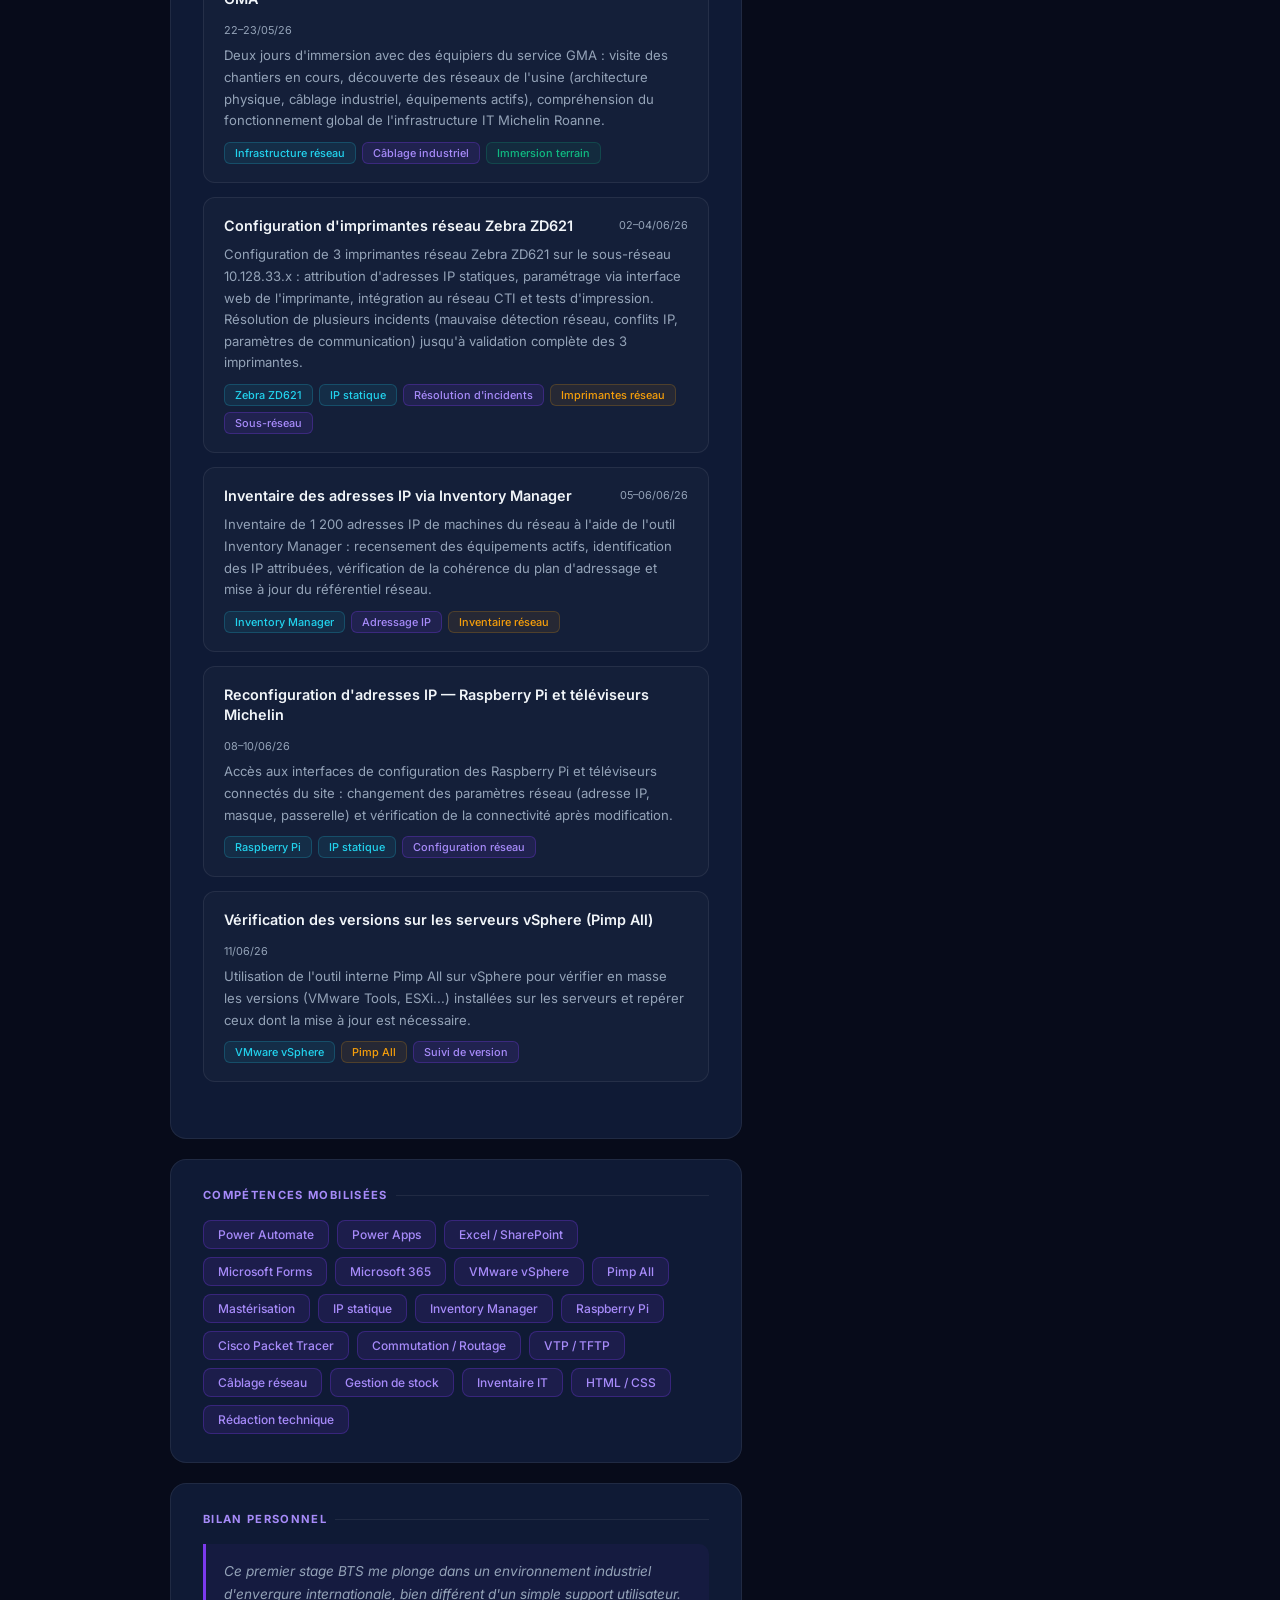
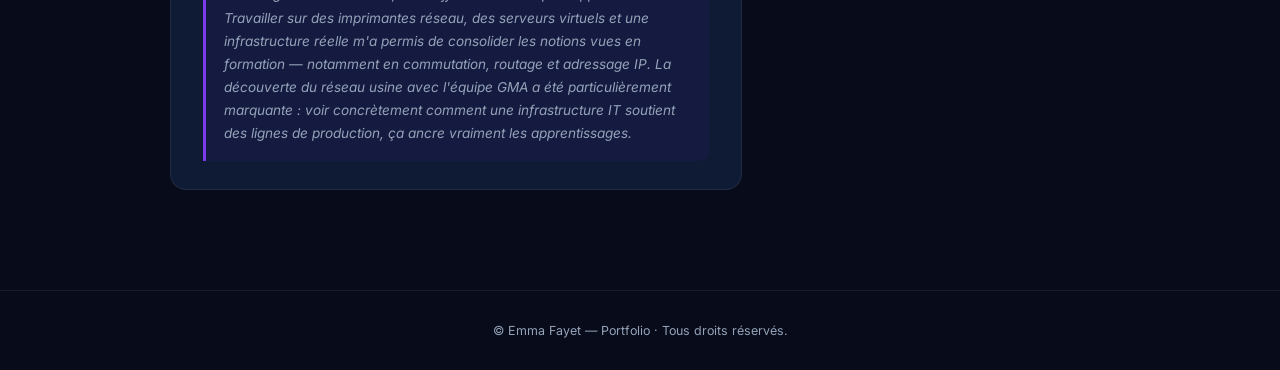
<file: stage-michelin-bts.html>
<!DOCTYPE html>
<html lang="fr">
<head>
  <meta charset="UTF-8">
  <meta name="viewport" content="width=device-width, initial-scale=1.0">
  <title>Stage Michelin BTS — Emma Fayet</title>
  <link rel="preconnect" href="https://fonts.googleapis.com">
  <link rel="preconnect" href="https://fonts.gstatic.com" crossorigin>
  <link href="https://fonts.googleapis.com/css2?family=Inter:wght@300;400;500;600;700&display=swap" rel="stylesheet">
  <style>
    *, *::before, *::after { box-sizing: border-box; margin: 0; padding: 0; }
    :root {
      --bg: #070b1a;
      --card: #0f1a35;
      --card-hover: #132040;
      --border: rgba(255,255,255,0.07);
      --border-accent: rgba(124,58,237,0.3);
      --purple: #7c3aed;
      --purple-light: #a78bfa;
      --cyan: #22d3ee;
      --green: #10b981;
      --text: #f1f5f9;
      --muted: #94a3b8;
      --tag-bg: rgba(124,58,237,0.12);
      --accent: #f59e0b;
    }
    html { scroll-behavior: smooth; }
    body {
      background: var(--bg);
      color: var(--text);
      font-family: 'Inter', sans-serif;
      min-height: 100vh;
      overflow-x: hidden;
    }
    body::before {
      content: '';
      position: fixed; inset: 0;
      background-image:
        linear-gradient(rgba(124,58,237,0.03) 1px, transparent 1px),
        linear-gradient(90deg, rgba(124,58,237,0.03) 1px, transparent 1px);
      background-size: 60px 60px;
      pointer-events: none; z-index: 0;
    }
    .blob { position: fixed; border-radius: 50%; filter: blur(100px); pointer-events: none; z-index: 0; }
    .blob-1 { width:500px;height:500px;background:radial-gradient(circle,rgba(245,158,11,0.1) 0%,transparent 70%);top:-150px;right:-100px; }
    .blob-2 { width:400px;height:400px;background:radial-gradient(circle,rgba(124,58,237,0.08) 0%,transparent 70%);bottom:100px;left:-100px; }

    /* NAV */
    nav.breadcrumb {
      position: relative; z-index: 10;
      padding: 28px 80px 0;
      display: flex; align-items: center; gap: 8px;
      font-size: 0.8rem; color: var(--muted);
    }
    nav.breadcrumb a { color: var(--muted); text-decoration: none; transition: color 0.2s; }
    nav.breadcrumb a:hover { color: var(--purple-light); }
    nav.breadcrumb span { color: rgba(255,255,255,0.2); }
    nav.breadcrumb .current { color: var(--text); }

    /* HERO */
    .hero {
      position: relative; z-index: 10;
      padding: 60px 80px 50px;
      max-width: 1100px; margin: 0 auto;
    }
    .hero-top {
      display: flex; align-items: flex-start; gap: 32px; margin-bottom: 32px; flex-wrap: wrap;
    }
    .company-logo {
      width: 80px; height: 80px; border-radius: 20px;
      background: white;
      display: flex; align-items: center; justify-content: center;
      border: 1px solid var(--border); overflow: hidden; flex-shrink: 0;
    }
    .company-logo img { width: 60px; height: 60px; object-fit: contain; }
    .company-logo .logo-text {
      font-size: 1.1rem; font-weight: 800; color: #f59e0b; letter-spacing: -0.02em;
    }
    .hero-info { flex: 1; }
    .hero-label {
      display: inline-flex; align-items: center; gap: 8px;
      font-size: 0.72rem; font-weight: 600; letter-spacing: 0.12em; text-transform: uppercase;
      color: var(--accent); background: rgba(245,158,11,0.1);
      border: 1px solid rgba(245,158,11,0.25);
      padding: 6px 14px; border-radius: 100px; margin-bottom: 16px;
    }
    .hero h1 { font-size: clamp(2rem,5vw,3rem); font-weight: 700; letter-spacing: -0.02em; margin-bottom: 10px; }
    .hero-meta { display: flex; gap: 12px; flex-wrap: wrap; margin-bottom: 0; }
    .meta-pill {
      display: flex; align-items: center; gap: 6px;
      font-size: 0.78rem; color: var(--muted);
      background: rgba(255,255,255,0.04); border: 1px solid var(--border);
      padding: 5px 14px; border-radius: 100px;
    }
    .meta-pill .dot { width: 6px; height: 6px; border-radius: 50%; background: var(--cyan); }
    .meta-pill.active .dot { background: var(--green); animation: pulse 2s infinite; }
    @keyframes pulse { 0%,100%{opacity:1;transform:scale(1)} 50%{opacity:.4;transform:scale(.7)} }

    .nav-btns { display: flex; gap: 12px; flex-wrap: wrap; margin: 32px 0 0; }
    .btn {
      display: inline-flex; align-items: center; gap: 7px;
      padding: 10px 20px; border-radius: 10px;
      font-size: 0.82rem; font-weight: 600; text-decoration: none;
      transition: all 0.2s ease; border: 1px solid transparent;
    }
    .btn-ghost { background:rgba(255,255,255,0.04);color:var(--muted);border-color:var(--border); }
    .btn-ghost:hover { background:rgba(255,255,255,0.08);color:var(--text);transform:translateY(-2px); }

    /* MAIN GRID */
    .main {
      position: relative; z-index: 10;
      max-width: 1100px; margin: 0 auto;
      padding: 0 80px 80px;
      display: grid; grid-template-columns: 1fr 340px; gap: 28px;
    }

    /* SECTIONS */
    .section {
      background: var(--card); border: 1px solid var(--border);
      border-radius: 16px; padding: 28px 32px; margin-bottom: 20px;
      animation: fadeUp 0.5s ease both;
    }
    .section:nth-child(1){animation-delay:0.05s}
    .section:nth-child(2){animation-delay:0.1s}
    .section:nth-child(3){animation-delay:0.15s}
    .section:nth-child(4){animation-delay:0.2s}
    .section:nth-child(5){animation-delay:0.25s}

    .section-title {
      font-size: 0.7rem; font-weight: 700; letter-spacing: 0.12em;
      text-transform: uppercase; color: var(--purple-light);
      margin-bottom: 18px; display: flex; align-items: center; gap: 8px;
    }
    .section-title::after { content:''; flex:1; height:1px; background:var(--border); }

    .section p { font-size: 0.9rem; color: var(--muted); line-height: 1.75; margin-bottom: 12px; }
    .section p:last-child { margin-bottom: 0; }

    /* YEAR LABEL */
    .year-block { margin-bottom: 28px; }
    .year-label {
      display: inline-flex; align-items: center; gap: 8px;
      font-size: 0.68rem; font-weight: 700; letter-spacing: 0.14em; text-transform: uppercase;
      color: var(--cyan); background: rgba(34,211,238,0.08);
      border: 1px solid rgba(34,211,238,0.2);
      padding: 5px 14px; border-radius: 100px;
      margin-bottom: 18px;
    }
    .year-label.an2 { color: var(--accent); background: rgba(245,158,11,0.08); border-color: rgba(245,158,11,0.2); }

    /* REALISATION CARDS */
    .realisation-list { display: flex; flex-direction: column; gap: 14px; }
    .real-card {
      background: rgba(255,255,255,0.025);
      border: 1px solid var(--border);
      border-radius: 12px; padding: 18px 20px;
      transition: border-color 0.2s, background 0.2s;
    }
    .real-card:hover { border-color: var(--border-accent); background: rgba(124,58,237,0.05); }
    .real-header { display: flex; align-items: flex-start; justify-content: space-between; gap: 12px; margin-bottom: 8px; flex-wrap: wrap; }
    .real-title { font-size: 0.9rem; font-weight: 600; color: var(--text); line-height: 1.4; }
    .real-date { font-size: 0.68rem; color: var(--muted); white-space: nowrap; flex-shrink: 0; margin-top: 2px; }
    .real-desc { font-size: 0.82rem; color: var(--muted); line-height: 1.65; margin-bottom: 10px; }
    .real-tags { display: flex; flex-wrap: wrap; gap: 6px; }
    .real-tag {
      font-size: 0.68rem; font-weight: 500; padding: 3px 10px; border-radius: 6px;
      background: var(--tag-bg); border: 1px solid var(--border-accent);
      color: var(--purple-light);
    }
    .real-tag.cyan { background: rgba(34,211,238,0.08); border-color: rgba(34,211,238,0.2); color: var(--cyan); }
    .real-tag.green { background: rgba(16,185,129,0.08); border-color: rgba(16,185,129,0.2); color: var(--green); }
    .real-tag.amber { background: rgba(245,158,11,0.08); border-color: rgba(245,158,11,0.2); color: var(--accent); }

    /* SKILLS GRID */
    .skills-grid { display: flex; flex-wrap: wrap; gap: 8px; }
    .skill-tag {
      font-size: 0.75rem; font-weight: 500; padding: 6px 14px; border-radius: 8px;
      background: var(--tag-bg); border: 1px solid var(--border-accent);
      color: var(--purple-light);
    }

    /* PERSONAL NOTE */
    .personal-note {
      padding: 16px 18px;
      background: rgba(124,58,237,0.06);
      border-left: 3px solid var(--purple);
      border-radius: 0 10px 10px 0;
      font-size: 0.85rem; color: var(--muted); line-height: 1.7; font-style: italic;
    }

    /* SIDEBAR */
    .sidebar { display: flex; flex-direction: column; gap: 20px; }
    .sidebar-card {
      background: var(--card); border: 1px solid var(--border);
      border-radius: 16px; padding: 24px;
      animation: fadeUp 0.5s ease both;
    }
    .sidebar-card:nth-child(1){animation-delay:0.08s}
    .sidebar-card:nth-child(2){animation-delay:0.14s}
    .sidebar-card:nth-child(3){animation-delay:0.2s}

    .info-row { display: flex; flex-direction: column; gap: 14px; }
    .info-item { display: flex; flex-direction: column; gap: 3px; }
    .info-label { font-size: 0.68rem; color: var(--muted); text-transform: uppercase; letter-spacing: 0.1em; font-weight: 600; }
    .info-value { font-size: 0.88rem; color: var(--text); font-weight: 500; }
    .info-value.live { color: var(--green); }
    .info-divider { border: none; border-top: 1px solid var(--border); }

    .other-stages { display: flex; flex-direction: column; gap: 10px; }
    .stage-link {
      display: flex; align-items: center; gap: 10px;
      padding: 10px 14px; border-radius: 10px;
      background: rgba(255,255,255,0.03); border: 1px solid var(--border);
      text-decoration: none; color: var(--muted);
      font-size: 0.82rem; font-weight: 500;
      transition: all 0.2s;
    }
    .stage-link:hover { background: rgba(124,58,237,0.08); border-color: var(--border-accent); color: var(--text); }
    .stage-link .stage-emoji { font-size: 1rem; }
    .stage-link.active { background: var(--tag-bg); border-color: var(--border-accent); color: var(--purple-light); }

    /* COMPÉTENCES BTS CHART */
    .compet-list { display: flex; flex-direction: column; gap: 12px; }
    .compet-item {}
    .compet-header { display: flex; justify-content: space-between; margin-bottom: 6px; font-size: 0.78rem; }
    .compet-name { color: var(--text); font-weight: 500; }
    .compet-pct { color: var(--muted); }
    .compet-bar-bg { height: 4px; background: rgba(255,255,255,0.07); border-radius: 2px; overflow: hidden; }
    .compet-bar { height: 100%; border-radius: 2px; background: linear-gradient(to right, var(--purple), var(--cyan)); animation: grow 1.2s ease forwards; }
    @keyframes grow { from { width: 0 } }

    footer {
      position: relative; z-index: 10;
      text-align: center; padding: 32px 80px;
      border-top: 1px solid var(--border);
      color: var(--muted); font-size: 0.78rem;
    }

    @keyframes fadeUp {
      from { opacity:0;transform:translateY(20px); }
      to   { opacity:1;transform:translateY(0); }
    }

    @media (max-width: 900px) {
      .main { grid-template-columns: 1fr; padding: 0 24px 60px; }
      nav.breadcrumb, .hero { padding-left: 24px; padding-right: 24px; }
      .hero { padding-top: 36px; }
    }
  </style>
</head>
<body>
  <div class="blob blob-1"></div>
  <div class="blob blob-2"></div>

  <nav class="breadcrumb">
    <a href="index.html">Accueil</a>
    <span>/</span>
    <span>Expériences</span>
    <span>/</span>
    <span class="current">Michelin · BTS SIO</span>
  </nav>

  <header class="hero">
    <div class="hero-top">
      <div class="company-logo">
        <img src="michelin_25.png" alt="Michelin" onerror="this.style.display='none';this.parentNode.innerHTML='<span class=\'logo-text\'>M</span>'">
      </div>
      <div class="hero-info">
        <div class="hero-label">🎓 1er stage · BTS SIO SISR</div>
        <h1>Michelin <span style="color:var(--muted);font-weight:400;font-size:clamp(1.2rem,3vw,1.8rem)">— BTS</span></h1>
        <div class="hero-meta">
          <div class="meta-pill"><span class="dot"></span>Stage terminé</div>
          <div class="meta-pill"><span class="dot"></span>18 mai – 19 juin 2026</div>
          <div class="meta-pill"><span class="dot"></span>Service CTI · Roanne</div>
          <div class="meta-pill"><span class="dot"></span>BTS SIO SISR</div>
        </div>
      </div>
    </div>
    <div class="nav-btns">
      <a href="index.html#experiences" class="btn btn-ghost">← Retour aux expériences</a>
      <a href="michelin.html" class="btn btn-ghost">🛠️ Voir le stage Bac Pro</a>
    </div>
  </header>

  <div class="main">
    <!-- COLONNE GAUCHE -->
    <div class="left-col">

      <!-- PRÉSENTATION -->
      <div class="section">
        <div class="section-title">Contexte du stage</div>
        <p>Dans le cadre de mon <strong style="color:var(--text)">1er stage BTS SIO SISR</strong>, j'effectue 5 semaines au sein du <strong style="color:var(--text)">service CTI de Michelin Roanne</strong>. Ce service gère l'ensemble de l'infrastructure IT du site industriel : réseau, serveurs, postes de travail et équipements actifs.</p>
        </div>

      <!-- RÉALISATIONS EN MILIEU PRO (STAGE) -->
      <div class="section">
        <div class="section-title">Réalisations en milieu professionnel — Stage Michelin CTI</div>

        <div class="year-block">
          <div class="year-label an2">Stage · Mai – Juin 2026</div>
          <div class="realisation-list">

            <div class="real-card">
              <div class="real-header">
                <div class="real-title">Mastérisation tablette Microsoft — Gestion de stock CTI</div>
                <div class="real-date">19/05/26</div>
              </div>
              <div class="real-desc">Mastérisation d'une tablette Microsoft destinée au contrôle du stock de matériel CTI : préparation de l'image système, déploiement via outil de mastérisation (clonage/image), configuration post-déploiement et vérification du bon fonctionnement.</div>
              <div class="real-tags">
                <span class="real-tag amber">Mastérisation</span>
                <span class="real-tag cyan">Déploiement</span>
                <span class="real-tag">Tablette Microsoft</span>
                <span class="real-tag">Patrimoine</span>
              </div>
            </div>

            <div class="real-card">
              <div class="real-header">
                <div class="real-title">Inventaire du stock CTI</div>
                <div class="real-date">20–21/05/26</div>
              </div>
              <div class="real-desc">Réalisation de l'inventaire complet du stock matériel du service CTI : recensement, identification et vérification des équipements informatiques (serveurs, switchs, câblage, périphériques). Mise à jour du référentiel de gestion du patrimoine.</div>
              <div class="real-tags">
                <span class="real-tag cyan">Inventaire</span>
                <span class="real-tag">Gestion de patrimoine</span>
                <span class="real-tag amber">Excel</span>
              </div>
            </div>

            <div class="real-card">
              <div class="real-header">
                <div class="real-title">Reconfiguration d'adresse IP serveur via machine virtuelle</div>
                <div class="real-date">20/05/26</div>
              </div>
              <div class="real-desc">Modification de l'adresse IP d'un serveur physique en passant par une machine virtuelle Windows sous VMware vSphere : connexion à la VM, accès aux paramètres réseau, changement de l'IP statique et vérification de la connectivité après modification.</div>
              <div class="real-tags">
                <span class="real-tag cyan">VMware vSphere</span>
                <span class="real-tag cyan">IP statique</span>
                <span class="real-tag">Virtualisation</span>
                <span class="real-tag">Réseau</span>
              </div>
            </div>

            <div class="real-card">
              <div class="real-header">
                <div class="real-title">Création de formulaires Microsoft Forms — Demande d'accès Firewall</div>
                <div class="real-date">21/05/26</div>
              </div>
              <div class="real-desc">Réalisation de 2 formulaires Microsoft Forms destinés aux utilisateurs externes Michelin (comptes UFR/GRV) souhaitant demander un accès au firewall. Conception des champs de saisie, règles de validation et acheminement des réponses vers l'équipe CTI.</div>
              <div class="real-tags">
                <span class="real-tag amber">Microsoft Forms</span>
                <span class="real-tag">Firewall</span>
                <span class="real-tag">Microsoft 365</span>
                <span class="real-tag cyan">Sécurité réseau</span>
              </div>
            </div>

            <div class="real-card">
              <div class="real-header">
                <div class="real-title">Découverte infrastructure réseau usine — Visite avec équipe GMA</div>
                <div class="real-date">22–23/05/26</div>
              </div>
              <div class="real-desc">Deux jours d'immersion avec des équipiers du service GMA : visite des chantiers en cours, découverte des réseaux de l'usine (architecture physique, câblage industriel, équipements actifs), compréhension du fonctionnement global de l'infrastructure IT Michelin Roanne.</div>
              <div class="real-tags">
                <span class="real-tag cyan">Infrastructure réseau</span>
                <span class="real-tag">Câblage industriel</span>
                <span class="real-tag green">Immersion terrain</span>
              </div>
            </div>

            <div class="real-card">
              <div class="real-header">
                <div class="real-title">Configuration d'imprimantes réseau Zebra ZD621</div>
                <div class="real-date">02–04/06/26</div>
              </div>
              <div class="real-desc">Configuration de 3 imprimantes réseau Zebra ZD621 sur le sous-réseau 10.128.33.x : attribution d'adresses IP statiques, paramétrage via interface web de l'imprimante, intégration au réseau CTI et tests d'impression. Résolution de plusieurs incidents (mauvaise détection réseau, conflits IP, paramètres de communication) jusqu'à validation complète des 3 imprimantes.</div>
              <div class="real-tags">
                <span class="real-tag cyan">Zebra ZD621</span>
                <span class="real-tag cyan">IP statique</span>
                <span class="real-tag">Résolution d'incidents</span>
                <span class="real-tag amber">Imprimantes réseau</span>
                <span class="real-tag">Sous-réseau</span>
              </div>
            </div>

            <div class="real-card">
              <div class="real-header">
                <div class="real-title">Inventaire des adresses IP via Inventory Manager</div>
                <div class="real-date">05–06/06/26</div>
              </div>
              <div class="real-desc">Inventaire de 1 200 adresses IP de machines du réseau à l'aide de l'outil Inventory Manager : recensement des équipements actifs, identification des IP attribuées, vérification de la cohérence du plan d'adressage et mise à jour du référentiel réseau.</div>
              <div class="real-tags">
                <span class="real-tag cyan">Inventory Manager</span>
                <span class="real-tag">Adressage IP</span>
                <span class="real-tag amber">Inventaire réseau</span>
              </div>
            </div>

            <div class="real-card">
              <div class="real-header">
                <div class="real-title">Reconfiguration d'adresses IP — Raspberry Pi et téléviseurs Michelin</div>
                <div class="real-date">08–10/06/26</div>
              </div>
              <div class="real-desc">Accès aux interfaces de configuration des Raspberry Pi et téléviseurs connectés du site : changement des paramètres réseau (adresse IP, masque, passerelle) et vérification de la connectivité après modification.</div>
              <div class="real-tags">
                <span class="real-tag cyan">Raspberry Pi</span>
                <span class="real-tag cyan">IP statique</span>
                <span class="real-tag">Configuration réseau</span>
              </div>
            </div>

            <div class="real-card">
              <div class="real-header">
                <div class="real-title">Vérification des versions sur les serveurs vSphere (Pimp All)</div>
                <div class="real-date">11/06/26</div>
              </div>
              <div class="real-desc">Utilisation de l'outil interne Pimp All sur vSphere pour vérifier en masse les versions (VMware Tools, ESXi...) installées sur les serveurs et repérer ceux dont la mise à jour est nécessaire.</div>
              <div class="real-tags">
                <span class="real-tag cyan">VMware vSphere</span>
                <span class="real-tag amber">Pimp All</span>
                <span class="real-tag">Suivi de version</span>
              </div>
            </div>

          </div>
        </div>
      </div>

      <!-- COMPÉTENCES -->
      <div class="section">
        <div class="section-title">Compétences mobilisées</div>
        <div class="skills-grid">
          <span class="skill-tag">Power Automate</span>
          <span class="skill-tag">Power Apps</span>
          <span class="skill-tag">Excel / SharePoint</span>
          <span class="skill-tag">Microsoft Forms</span>
          <span class="skill-tag">Microsoft 365</span>
          <span class="skill-tag">VMware vSphere</span>
          <span class="skill-tag">Pimp All</span>
          <span class="skill-tag">Mastérisation</span>
          <span class="skill-tag">IP statique</span>
          <span class="skill-tag">Inventory Manager</span>
          <span class="skill-tag">Raspberry Pi</span>
          <span class="skill-tag">Cisco Packet Tracer</span>
          <span class="skill-tag">Commutation / Routage</span>
          <span class="skill-tag">VTP / TFTP</span>
          <span class="skill-tag">Câblage réseau</span>
          <span class="skill-tag">Gestion de stock</span>
          <span class="skill-tag">Inventaire IT</span>
          <span class="skill-tag">HTML / CSS</span>
          <span class="skill-tag">Rédaction technique</span>
        </div>
      </div>

      <!-- BILAN -->
      <div class="section">
        <div class="section-title">Bilan personnel</div>
        <div class="personal-note">
          Ce premier stage BTS me plonge dans un environnement industriel d'envergure internationale, bien différent d'un simple support utilisateur. Travailler sur des imprimantes réseau, des serveurs virtuels et une infrastructure réelle m'a permis de consolider les notions vues en formation — notamment en commutation, routage et adressage IP. La découverte du réseau usine avec l'équipe GMA a été particulièrement marquante : voir concrètement comment une infrastructure IT soutient des lignes de production, ça ancre vraiment les apprentissages.
        </div>
      </div>

    </div>

    <!-- SIDEBAR -->
    <aside class="sidebar">

      <div class="sidebar-card">
        <div class="section-title">Informations</div>
        <div class="info-row">
          <div class="info-item">
            <span class="info-label">Statut</span>
            <span class="info-value">✔ Stage terminé</span>
          </div>
          <hr class="info-divider">
          <div class="info-item">
            <span class="info-label">Entreprise</span>
            <span class="info-value">Michelin</span>
          </div>
          <div class="info-item">
            <span class="info-label">Service</span>
            <span class="info-value">CTI — Roanne (42)</span>
          </div>
          <div class="info-item">
            <span class="info-label">Période</span>
            <span class="info-value">18 mai → 19 juin 2026</span>
          </div>
          <div class="info-item">
            <span class="info-label">Durée</span>
            <span class="info-value">5 semaines</span>
          </div>
          <hr class="info-divider">
          <div class="info-item">
            <span class="info-label">Formation</span>
            <span class="info-value">BTS SIO SISR</span>
          </div>
          <div class="info-item">
            <span class="info-label">Lycée</span>
            <span class="info-value">Albert Londres — Cusset</span>
          </div>
          <div class="info-item">
            <span class="info-label">Numéro de stage</span>
            <span class="info-value">1er stage BTS</span>
          </div>
        </div>
      </div>

      <div class="sidebar-card">
        <div class="section-title">Compétences BTS couvertes</div>
        <div class="compet-list">
          <div class="compet-item">
            <div class="compet-header">
              <span class="compet-name">Gérer le patrimoine informatique</span>
              <span class="compet-pct">✓</span>
            </div>
            <div class="compet-bar-bg"><div class="compet-bar" style="width:90%"></div></div>
          </div>
          <div class="compet-item">
            <div class="compet-header">
              <span class="compet-name">Répondre aux incidents</span>
              <span class="compet-pct">✓</span>
            </div>
            <div class="compet-bar-bg"><div class="compet-bar" style="width:80%"></div></div>
          </div>
          <div class="compet-item">
            <div class="compet-header">
              <span class="compet-name">Développer la présence en ligne</span>
              <span class="compet-pct">✓</span>
            </div>
            <div class="compet-bar-bg"><div class="compet-bar" style="width:70%"></div></div>
          </div>
          <div class="compet-item">
            <div class="compet-header">
              <span class="compet-name">Travailler en mode projet</span>
              <span class="compet-pct">✓</span>
            </div>
            <div class="compet-bar-bg"><div class="compet-bar" style="width:75%"></div></div>
          </div>
          <div class="compet-item">
            <div class="compet-header">
              <span class="compet-name">Mettre à disposition un service</span>
              <span class="compet-pct">✓</span>
            </div>
            <div class="compet-bar-bg"><div class="compet-bar" style="width:65%"></div></div>
          </div>
          <div class="compet-item">
            <div class="compet-header">
              <span class="compet-name">Développement professionnel</span>
              <span class="compet-pct">✓</span>
            </div>
            <div class="compet-bar-bg"><div class="compet-bar" style="width:85%"></div></div>
          </div>
        </div>
      </div>

      <div class="sidebar-card">
        <div class="section-title">Autres expériences</div>
        <div class="other-stages">
          <a href="stage-michelin-bts.html" class="stage-link active"><span class="stage-emoji">🎓</span> Michelin BTS</a>
          <a href="michelin.html" class="stage-link"><span class="stage-emoji">🛠️</span> Michelin Bac Pro</a>
          <a href="Eobs_tech.html" class="stage-link"><span class="stage-emoji">💻</span> e-Obs Technologies</a>
          <a href="fablab.html" class="stage-link"><span class="stage-emoji">🏗️</span> Fablab</a>
          <a href="doxallia.html" class="stage-link"><span class="stage-emoji">🏢</span> Doxallia</a>
          <a href="speed_info.html" class="stage-link"><span class="stage-emoji">⚡</span> Speed Informatique</a>
        </div>
      </div>

    </aside>
  </div>

  <footer>© Emma Fayet — Portfolio · Tous droits réservés.</footer>
</body>
</html>
</file>
